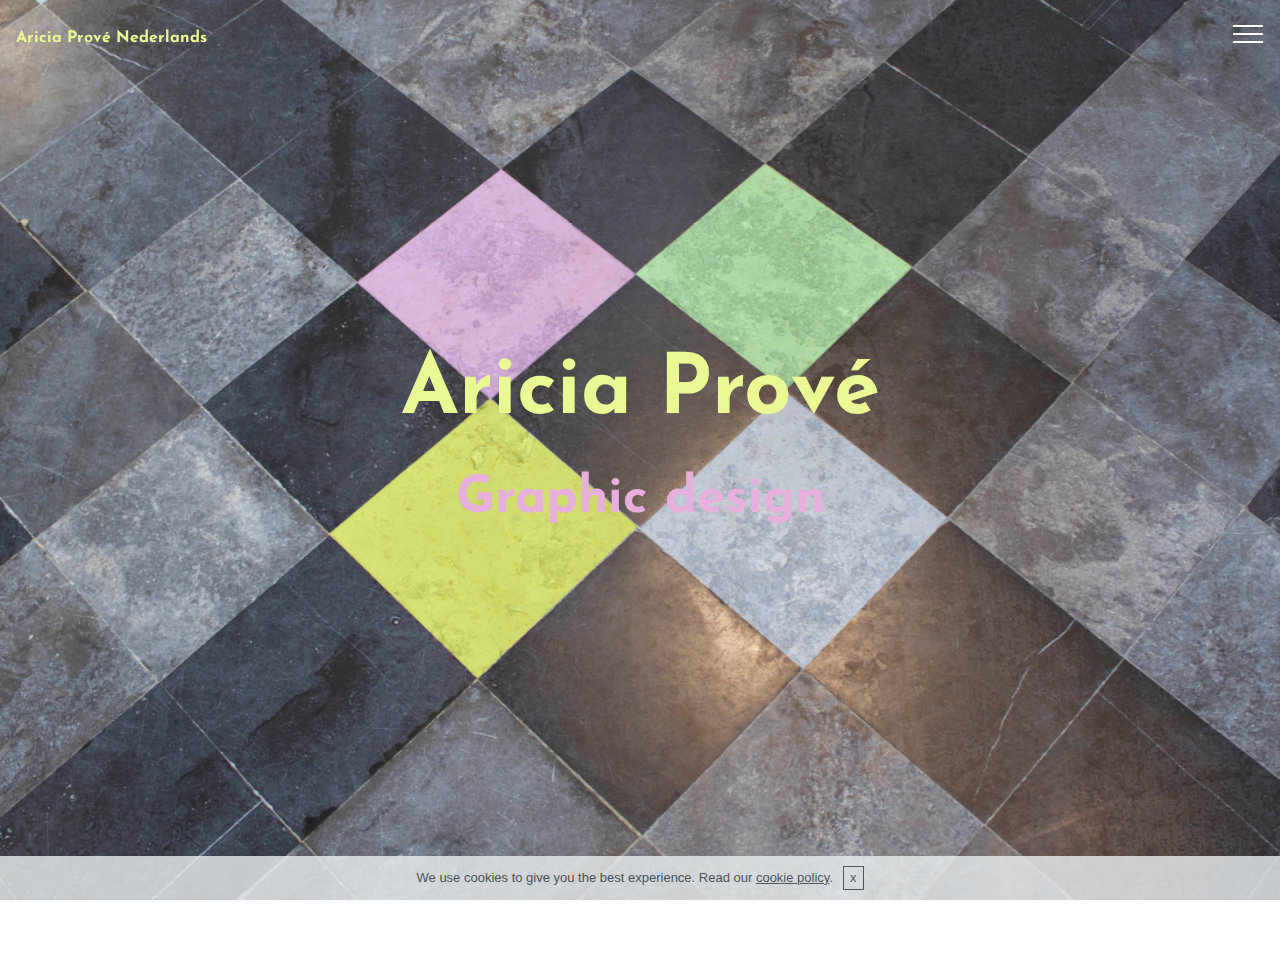
<file: index.html>
<!DOCTYPE html>
<html >
<head>
  <!-- Site made with Mobirise Website Builder v4.7.2, https://mobirise.com -->
  <meta charset="UTF-8">
  <meta http-equiv="X-UA-Compatible" content="IE=edge">
  <meta name="generator" content="Mobirise v4.7.2, mobirise.com">
  <meta name="viewport" content="width=device-width, initial-scale=1, minimum-scale=1">
  <link rel="shortcut icon" href="assets/images/logo2.png" type="image/x-icon">
  <meta name="description" content="">
  <title>Aricia Prové</title>
  <link rel="stylesheet" href="assets/web/assets/mobirise-icons/mobirise-icons.css">
  <link rel="stylesheet" href="assets/tether/tether.min.css">
  <link rel="stylesheet" href="assets/bootstrap/css/bootstrap.min.css">
  <link rel="stylesheet" href="assets/bootstrap/css/bootstrap-grid.min.css">
  <link rel="stylesheet" href="assets/bootstrap/css/bootstrap-reboot.min.css">
  <link rel="stylesheet" href="assets/dropdown/css/style.css">
  <link rel="stylesheet" href="assets/theme/css/style.css">
  <link rel="stylesheet" href="assets/mobirise/css/mbr-additional.css" type="text/css">
  
  
  
</head>
<body>

<!-- Google Analytics -->
<!-- Global site tag (gtag.js) - Google Analytics -->
<script async src="https://www.googletagmanager.com/gtag/js?id=UA-87678723-2"></script>
<script>
  window.dataLayer = window.dataLayer || [];
  function gtag(){dataLayer.push(arguments);}
  gtag('js', new Date());

  gtag('config', 'UA-87678723-2');
</script>


<!-- /Google Analytics -->


  <section class="menu cid-qKcqjATaoo" once="menu" id="menu1-1">

    

    <nav class="navbar navbar-expand beta-menu navbar-dropdown align-items-center navbar-fixed-top collapsed bg-color transparent">
        <button class="navbar-toggler navbar-toggler-right" type="button" data-toggle="collapse" data-target="#navbarSupportedContent" aria-controls="navbarSupportedContent" aria-expanded="false" aria-label="Toggle navigation">
            <div class="hamburger">
                <span></span>
                <span></span>
                <span></span>
                <span></span>
            </div>
        </button>
        <div class="menu-logo">
            <div class="navbar-brand">
                
                <span class="navbar-caption-wrap"><a class="navbar-caption text-secondary display-4" href="https://ariciaprove.github.io/mobirise2018/">Aricia Prové Nederlands</a></span>
            </div>
        </div>
        <div class="collapse navbar-collapse" id="navbarSupportedContent">
            <ul class="navbar-nav nav-dropdown nav-right" data-app-modern-menu="true"><li class="nav-item"><a class="nav-link link text-white display-4" href="index.html">
                        
                        Home</a></li><li class="nav-item"><a class="nav-link link text-white display-4" href="about.html">
                        
                        About</a></li><li class="nav-item dropdown open">
                    <a class="nav-link link text-white dropdown-toggle display-4" href="page2.html" data-toggle="dropdown-submenu" aria-expanded="true">
                        
                        Graphic Design</a><div class="dropdown-menu"><a class="text-white dropdown-item display-4" href="trumptimes.html">Trump Times</a><a class="text-white dropdown-item display-4" href="abcdarium.html">ABCdarium</a><a class="text-white dropdown-item display-4" href="herbariumgrafica.html">Herbarium Grafica</a><a class="text-white dropdown-item display-4" href="timeline.html">Fake news Timeline</a><a class="text-white dropdown-item display-4" href="recordcover.html">Record Cover</a><a class="text-white dropdown-item display-4" href="istanbulexpress.html" aria-expanded="true">Istanbul express</a></div>
                </li><li class="nav-item dropdown"><a class="nav-link link text-white dropdown-toggle display-4" href="homeEN.html" data-toggle="dropdown-submenu" aria-expanded="false">
                        
                        Photography</a><div class="dropdown-menu"><a class="text-white dropdown-item display-4" href="postcards.html">Negative spaces</a></div></li><li class="nav-item"><a class="nav-link link text-white display-4" href="contact.html">
                        
                        Contact</a></li></ul>
            
        </div>
    </nav>
</section>

<section class="engine"><a href="https://mobirise.me/q">free responsive web templates</a></section><section class="cid-qKivV4OuQr mbr-fullscreen mbr-parallax-background" id="header2-f">

    

    

    <div class="container align-center">
        <div class="row justify-content-md-center">
            <div class="mbr-white col-md-10">
                <h1 class="mbr-section-title mbr-bold pb-3 mbr-fonts-style display-1">
                    Aricia Prové</h1>
                <h3 class="mbr-section-subtitle align-center mbr-light pb-3 mbr-fonts-style display-2"><strong>
                    Graphic design</strong></h3>
                
                
            </div>
        </div>
    </div>
    
</section>

<section once="" class="cid-qKXhUj0Yiy mbr-reveal" id="footer6-16">

    

    

    <div class="container">
        <div class="media-container-row align-center mbr-white">
            <div class="col-12">
                <p class="mbr-text mb-0 mbr-fonts-style display-7">
                    © Aricia Prové 2018 - All Rights Reserved</p>
            </div>
        </div>
    </div>
</section>


  <script src="assets/web/assets/jquery/jquery.min.js"></script>
  <script src="assets/popper/popper.min.js"></script>
  <script src="assets/tether/tether.min.js"></script>
  <script src="assets/bootstrap/js/bootstrap.min.js"></script>
  <script src="assets/cookies-alert-plugin/cookies-alert-core.js"></script>
  <script src="assets/cookies-alert-plugin/cookies-alert-script.js"></script>
  <script src="assets/dropdown/js/script.min.js"></script>
  <script src="assets/touchswipe/jquery.touch-swipe.min.js"></script>
  <script src="assets/parallax/jarallax.min.js"></script>
  <script src="assets/smoothscroll/smooth-scroll.js"></script>
  <script src="assets/theme/js/script.js"></script>
  
  
<input name="cookieData" type="hidden" data-cookie-text="We use cookies to give you the best experience. Read our <a href='privacy.html'>cookie policy</a>.">
  </body>
</html>
</file>
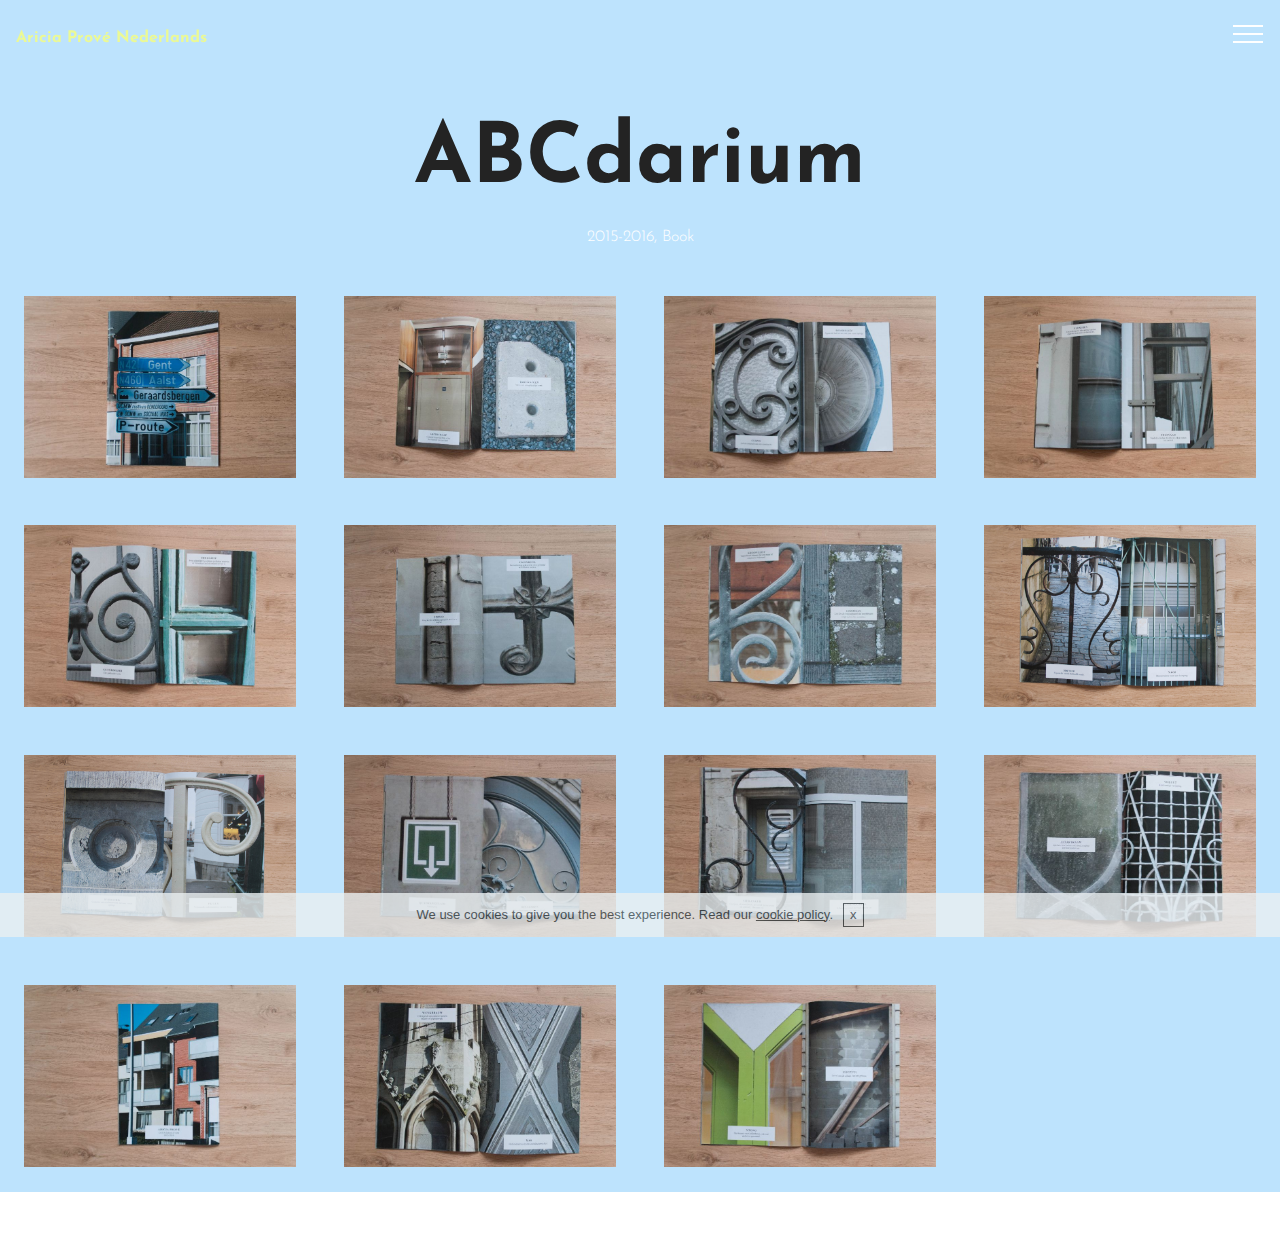
<file: abcdarium.html>
<!DOCTYPE html>
<html >
<head>
  <!-- Site made with Mobirise Website Builder v4.7.2, https://mobirise.com -->
  <meta charset="UTF-8">
  <meta http-equiv="X-UA-Compatible" content="IE=edge">
  <meta name="generator" content="Mobirise v4.7.2, mobirise.com">
  <meta name="viewport" content="width=device-width, initial-scale=1, minimum-scale=1">
  <link rel="shortcut icon" href="assets/images/logo2.png" type="image/x-icon">
  <meta name="description" content="Site Maker Description">
  <title>ABCdarium</title>
  <link rel="stylesheet" href="assets/web/assets/mobirise-icons/mobirise-icons.css">
  <link rel="stylesheet" href="assets/tether/tether.min.css">
  <link rel="stylesheet" href="assets/bootstrap/css/bootstrap.min.css">
  <link rel="stylesheet" href="assets/bootstrap/css/bootstrap-grid.min.css">
  <link rel="stylesheet" href="assets/bootstrap/css/bootstrap-reboot.min.css">
  <link rel="stylesheet" href="assets/dropdown/css/style.css">
  <link rel="stylesheet" href="assets/theme/css/style.css">
  <link rel="stylesheet" href="assets/gallery/style.css">
  <link rel="stylesheet" href="assets/mobirise/css/mbr-additional.css" type="text/css">
  
  
  
</head>
<body>

<!-- Google Analytics -->
<!-- Global site tag (gtag.js) - Google Analytics -->
<script async src="https://www.googletagmanager.com/gtag/js?id=UA-87678723-2"></script>
<script>
  window.dataLayer = window.dataLayer || [];
  function gtag(){dataLayer.push(arguments);}
  gtag('js', new Date());

  gtag('config', 'UA-87678723-2');
</script>


<!-- /Google Analytics -->


  <section class="menu cid-qMhjR2kNYY" once="menu" id="menu1-1o">

    

    <nav class="navbar navbar-expand beta-menu navbar-dropdown align-items-center navbar-fixed-top collapsed bg-color transparent">
        <button class="navbar-toggler navbar-toggler-right" type="button" data-toggle="collapse" data-target="#navbarSupportedContent" aria-controls="navbarSupportedContent" aria-expanded="false" aria-label="Toggle navigation">
            <div class="hamburger">
                <span></span>
                <span></span>
                <span></span>
                <span></span>
            </div>
        </button>
        <div class="menu-logo">
            <div class="navbar-brand">
                
                <span class="navbar-caption-wrap"><a class="navbar-caption text-secondary display-4" href="https://ariciaprove.github.io/mobirise2018/">Aricia Prové Nederlands</a></span>
            </div>
        </div>
        <div class="collapse navbar-collapse" id="navbarSupportedContent">
            <ul class="navbar-nav nav-dropdown nav-right" data-app-modern-menu="true"><li class="nav-item"><a class="nav-link link text-white display-4" href="index.html">
                        
                        Home</a></li><li class="nav-item"><a class="nav-link link text-white display-4" href="about.html">
                        
                        About</a></li><li class="nav-item dropdown open">
                    <a class="nav-link link text-white dropdown-toggle display-4" href="page2.html" data-toggle="dropdown-submenu" aria-expanded="true">
                        
                        Graphic Design</a><div class="dropdown-menu"><a class="text-white dropdown-item display-4" href="trumptimes.html">Trump Times</a><a class="text-white dropdown-item display-4" href="abcdarium.html">ABCdarium</a><a class="text-white dropdown-item display-4" href="herbariumgrafica.html">Herbarium Grafica</a><a class="text-white dropdown-item display-4" href="timeline.html">Fake news Timeline</a><a class="text-white dropdown-item display-4" href="recordcover.html">Record Cover</a><a class="text-white dropdown-item display-4" href="istanbulexpress.html" aria-expanded="true">Istanbul express</a></div>
                </li><li class="nav-item dropdown"><a class="nav-link link text-white dropdown-toggle display-4" href="homeEN.html" data-toggle="dropdown-submenu" aria-expanded="false">
                        
                        Photography</a><div class="dropdown-menu"><a class="text-white dropdown-item display-4" href="postcards.html">Negative spaces</a></div></li><li class="nav-item"><a class="nav-link link text-white display-4" href="contact.html">
                        
                        Contact</a></li></ul>
            
        </div>
    </nav>
</section>

<section class="engine"><a href="https://mobirise.me/k">how to develop free website</a></section><section class="mbr-section content5 cid-qMhjR35g2d" id="content5-1p">

    

    

    <div class="container">
        <div class="media-container-row">
            <div class="title col-12 col-md-8">
                <h2 class="align-center mbr-bold mbr-white pb-3 mbr-fonts-style display-1">ABCdarium</h2>
                <h3 class="mbr-section-subtitle align-center mbr-light mbr-white pb-3 mbr-fonts-style display-5">
                    2015-2016, Book</h3>
                
                
            </div>
        </div>
    </div>
</section>

<section class="mbr-gallery mbr-slider-carousel cid-qMhjR3yOU6" id="gallery1-1q">

    

    <div>
        <div><!-- Filter --><!-- Gallery --><div class="mbr-gallery-row"><div class="mbr-gallery-layout-default"><div><div><div class="mbr-gallery-item mbr-gallery-item--p3" data-video-url="false" data-tags="Awesome"><div href="#lb-gallery1-1q" data-slide-to="0" data-toggle="modal"><img src="assets/images/dsc-38-800x535.jpg" alt=""><span class="icon-focus"></span></div></div><div class="mbr-gallery-item mbr-gallery-item--p3" data-video-url="false" data-tags="Awesome"><div href="#lb-gallery1-1q" data-slide-to="1" data-toggle="modal"><img src="assets/images/dsc-45-800x535.jpg" alt=""><span class="icon-focus"></span></div></div><div class="mbr-gallery-item mbr-gallery-item--p3" data-video-url="false" data-tags="Awesome"><div href="#lb-gallery1-1q" data-slide-to="2" data-toggle="modal"><img src="assets/images/dsc-44-800x535.jpg" alt=""><span class="icon-focus"></span></div></div><div class="mbr-gallery-item mbr-gallery-item--p3" data-video-url="false" data-tags="Awesome"><div href="#lb-gallery1-1q" data-slide-to="3" data-toggle="modal"><img src="assets/images/dsc-43-800x535.jpg" alt=""><span class="icon-focus"></span></div></div><div class="mbr-gallery-item mbr-gallery-item--p3" data-video-url="false" data-tags="Awesome"><div href="#lb-gallery1-1q" data-slide-to="4" data-toggle="modal"><img src="assets/images/dsc-47-800x535.jpg" alt=""><span class="icon-focus"></span></div></div><div class="mbr-gallery-item mbr-gallery-item--p3" data-video-url="false" data-tags="Responsive"><div href="#lb-gallery1-1q" data-slide-to="5" data-toggle="modal"><img src="assets/images/dsc-49-800x535.jpg" alt=""><span class="icon-focus"></span></div></div><div class="mbr-gallery-item mbr-gallery-item--p3" data-video-url="false" data-tags="Creative"><div href="#lb-gallery1-1q" data-slide-to="6" data-toggle="modal"><img src="assets/images/dsc-50-800x535.jpg" alt=""><span class="icon-focus"></span></div></div><div class="mbr-gallery-item mbr-gallery-item--p3" data-video-url="false"><div href="#lb-gallery1-1q" data-slide-to="7" data-toggle="modal"><img src="assets/images/dsc-51.jpg" alt=""><span class="icon-focus"></span></div></div><div class="mbr-gallery-item mbr-gallery-item--p3" data-video-url="false"><div href="#lb-gallery1-1q" data-slide-to="8" data-toggle="modal"><img src="assets/images/dsc-52.jpg" alt=""><span class="icon-focus"></span></div></div><div class="mbr-gallery-item mbr-gallery-item--p3" data-video-url="false" data-tags="Creative"><div href="#lb-gallery1-1q" data-slide-to="9" data-toggle="modal"><img src="assets/images/dsc-54-800x535.jpg" alt=""><span class="icon-focus"></span></div></div><div class="mbr-gallery-item mbr-gallery-item--p3" data-video-url="false" data-tags="Creative"><div href="#lb-gallery1-1q" data-slide-to="10" data-toggle="modal"><img src="assets/images/dsc-55-800x535.jpg" alt=""><span class="icon-focus"></span></div></div><div class="mbr-gallery-item mbr-gallery-item--p3" data-video-url="false" data-tags="Creative"><div href="#lb-gallery1-1q" data-slide-to="11" data-toggle="modal"><img src="assets/images/dsc-56-800x535.jpg" alt=""><span class="icon-focus"></span></div></div><div class="mbr-gallery-item mbr-gallery-item--p3" data-video-url="false" data-tags="Creative"><div href="#lb-gallery1-1q" data-slide-to="12" data-toggle="modal"><img src="assets/images/dsc-58-800x535.jpg" alt=""><span class="icon-focus"></span></div></div><div class="mbr-gallery-item mbr-gallery-item--p3" data-video-url="false" data-tags="Creative"><div href="#lb-gallery1-1q" data-slide-to="13" data-toggle="modal"><img src="assets/images/dsc-59-800x535.jpg" alt=""><span class="icon-focus"></span></div></div><div class="mbr-gallery-item mbr-gallery-item--p3" data-video-url="false" data-tags="Creative"><div href="#lb-gallery1-1q" data-slide-to="14" data-toggle="modal"><img src="assets/images/dsc-60-800x535.jpg" alt=""><span class="icon-focus"></span></div></div></div></div><div class="clearfix"></div></div></div><!-- Lightbox --><div data-app-prevent-settings="" class="mbr-slider modal fade carousel slide" tabindex="-1" data-keyboard="true" data-interval="false" id="lb-gallery1-1q"><div class="modal-dialog"><div class="modal-content"><div class="modal-body"><div class="carousel-inner"><div class="carousel-item"><img src="assets/images/dsc-38.jpg" alt=""></div><div class="carousel-item"><img src="assets/images/dsc-45.jpg" alt=""></div><div class="carousel-item"><img src="assets/images/dsc-44.jpg" alt=""></div><div class="carousel-item"><img src="assets/images/dsc-43.jpg" alt=""></div><div class="carousel-item"><img src="assets/images/dsc-47.jpg" alt=""></div><div class="carousel-item"><img src="assets/images/dsc-49.jpg" alt=""></div><div class="carousel-item"><img src="assets/images/dsc-50.jpg" alt=""></div><div class="carousel-item"><img src="assets/images/dsc-51.jpg" alt=""></div><div class="carousel-item"><img src="assets/images/dsc-52.jpg" alt=""></div><div class="carousel-item"><img src="assets/images/dsc-54.jpg" alt=""></div><div class="carousel-item"><img src="assets/images/dsc-55.jpg" alt=""></div><div class="carousel-item"><img src="assets/images/dsc-56.jpg" alt=""></div><div class="carousel-item"><img src="assets/images/dsc-58.jpg" alt=""></div><div class="carousel-item"><img src="assets/images/dsc-59.jpg" alt=""></div><div class="carousel-item active"><img src="assets/images/dsc-60.jpg" alt=""></div></div><a class="carousel-control carousel-control-prev" role="button" data-slide="prev" href="#lb-gallery1-1q"><span class="mbri-left mbr-iconfont" aria-hidden="true"></span><span class="sr-only">Previous</span></a><a class="carousel-control carousel-control-next" role="button" data-slide="next" href="#lb-gallery1-1q"><span class="mbri-right mbr-iconfont" aria-hidden="true"></span><span class="sr-only">Next</span></a><a class="close" href="#" role="button" data-dismiss="modal"><span class="sr-only">Close</span></a></div></div></div></div></div>
    </div>

</section>

<section once="" class="cid-qMhjR4upPv mbr-reveal" id="footer6-1r">

    

    

    <div class="container">
        <div class="media-container-row align-center mbr-white">
            <div class="col-12">
                <p class="mbr-text mb-0 mbr-fonts-style display-7">
                    © Aricia Prové 2018 - All Rights Reserved</p>
            </div>
        </div>
    </div>
</section>


  <script src="assets/web/assets/jquery/jquery.min.js"></script>
  <script src="assets/popper/popper.min.js"></script>
  <script src="assets/tether/tether.min.js"></script>
  <script src="assets/bootstrap/js/bootstrap.min.js"></script>
  <script src="assets/smoothscroll/smooth-scroll.js"></script>
  <script src="assets/cookies-alert-plugin/cookies-alert-core.js"></script>
  <script src="assets/cookies-alert-plugin/cookies-alert-script.js"></script>
  <script src="assets/dropdown/js/script.min.js"></script>
  <script src="assets/vimeoplayer/jquery.mb.vimeo_player.js"></script>
  <script src="assets/masonry/masonry.pkgd.min.js"></script>
  <script src="assets/imagesloaded/imagesloaded.pkgd.min.js"></script>
  <script src="assets/bootstrapcarouselswipe/bootstrap-carousel-swipe.js"></script>
  <script src="assets/touchswipe/jquery.touch-swipe.min.js"></script>
  <script src="assets/theme/js/script.js"></script>
  <script src="assets/gallery/player.min.js"></script>
  <script src="assets/gallery/script.js"></script>
  <script src="assets/slidervideo/script.js"></script>
  
  
<input name="cookieData" type="hidden" data-cookie-text="We use cookies to give you the best experience. Read our <a href='privacy.html'>cookie policy</a>.">
  </body>
</html>
</file>
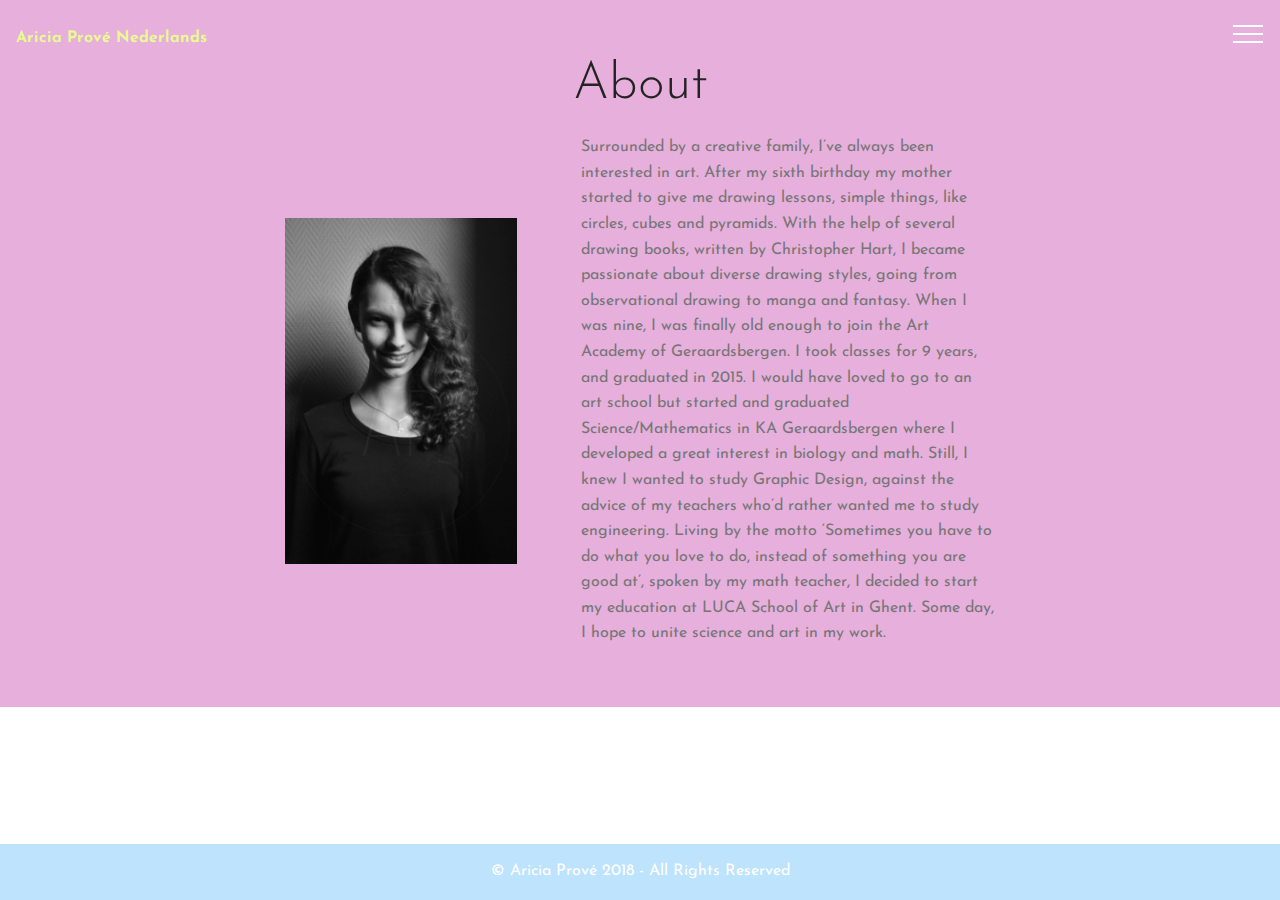
<file: about.html>
<!DOCTYPE html>
<html >
<head>
  <!-- Site made with Mobirise Website Builder v4.7.2, https://mobirise.com -->
  <meta charset="UTF-8">
  <meta http-equiv="X-UA-Compatible" content="IE=edge">
  <meta name="generator" content="Mobirise v4.7.2, mobirise.com">
  <meta name="viewport" content="width=device-width, initial-scale=1, minimum-scale=1">
  <link rel="shortcut icon" href="assets/images/logo2.png" type="image/x-icon">
  <meta name="description" content="aricia prove">
  <title>About</title>
  <link rel="stylesheet" href="assets/web/assets/mobirise-icons/mobirise-icons.css">
  <link rel="stylesheet" href="assets/tether/tether.min.css">
  <link rel="stylesheet" href="assets/bootstrap/css/bootstrap.min.css">
  <link rel="stylesheet" href="assets/bootstrap/css/bootstrap-grid.min.css">
  <link rel="stylesheet" href="assets/bootstrap/css/bootstrap-reboot.min.css">
  <link rel="stylesheet" href="assets/dropdown/css/style.css">
  <link rel="stylesheet" href="assets/theme/css/style.css">
  <link rel="stylesheet" href="assets/mobirise/css/mbr-additional.css" type="text/css">
  
  
  
</head>
<body>

<!-- Google Analytics -->
<!-- Global site tag (gtag.js) - Google Analytics -->
<script async src="https://www.googletagmanager.com/gtag/js?id=UA-87678723-2"></script>
<script>
  window.dataLayer = window.dataLayer || [];
  function gtag(){dataLayer.push(arguments);}
  gtag('js', new Date());

  gtag('config', 'UA-87678723-2');
</script>


<!-- /Google Analytics -->


  <section class="menu cid-qKcqjATaoo" once="menu" id="menu1-g">

    

    <nav class="navbar navbar-expand beta-menu navbar-dropdown align-items-center navbar-fixed-top collapsed bg-color transparent">
        <button class="navbar-toggler navbar-toggler-right" type="button" data-toggle="collapse" data-target="#navbarSupportedContent" aria-controls="navbarSupportedContent" aria-expanded="false" aria-label="Toggle navigation">
            <div class="hamburger">
                <span></span>
                <span></span>
                <span></span>
                <span></span>
            </div>
        </button>
        <div class="menu-logo">
            <div class="navbar-brand">
                
                <span class="navbar-caption-wrap"><a class="navbar-caption text-secondary display-4" href="https://ariciaprove.github.io/mobirise2018/">Aricia Prové Nederlands</a></span>
            </div>
        </div>
        <div class="collapse navbar-collapse" id="navbarSupportedContent">
            <ul class="navbar-nav nav-dropdown nav-right" data-app-modern-menu="true"><li class="nav-item"><a class="nav-link link text-white display-4" href="index.html">
                        
                        Home</a></li><li class="nav-item"><a class="nav-link link text-white display-4" href="about.html">
                        
                        About</a></li><li class="nav-item dropdown open">
                    <a class="nav-link link text-white dropdown-toggle display-4" href="page2.html" data-toggle="dropdown-submenu" aria-expanded="true">
                        
                        Graphic Design</a><div class="dropdown-menu"><a class="text-white dropdown-item display-4" href="trumptimes.html">Trump Times</a><a class="text-white dropdown-item display-4" href="abcdarium.html">ABCdarium</a><a class="text-white dropdown-item display-4" href="herbariumgrafica.html">Herbarium Grafica</a><a class="text-white dropdown-item display-4" href="timeline.html">Fake news Timeline</a><a class="text-white dropdown-item display-4" href="recordcover.html">Record Cover</a><a class="text-white dropdown-item display-4" href="istanbulexpress.html" aria-expanded="true">Istanbul express</a></div>
                </li><li class="nav-item dropdown"><a class="nav-link link text-white dropdown-toggle display-4" href="homeEN.html" data-toggle="dropdown-submenu" aria-expanded="false">
                        
                        Photography</a><div class="dropdown-menu"><a class="text-white dropdown-item display-4" href="postcards.html">Negative spaces</a></div></li><li class="nav-item"><a class="nav-link link text-white display-4" href="contact.html">
                        
                        Contact</a></li></ul>
            
        </div>
    </nav>
</section>

<section class="engine"><a href="https://mobirise.me">Mobirise</a></section><section class="mbr-section content4 cid-qKRSAARio0" id="content4-q">

    

    <div class="container">
        <div class="media-container-row">
            <div class="title col-12 col-md-8">
                <h2 class="align-center pb-3 mbr-fonts-style display-2">
                    About</h2>
                
                
            </div>
        </div>
    </div>
</section>

<section class="mbr-section content6 cid-qRPQis5PUw" id="content6-1z">
    
     
    
    <div class="container">
        <div class="media-container-row">
            <div class="col-12 col-md-8">
                <div class="media-container-row">
                    <div class="mbr-figure" style="width: 65%;">
                      <img src="assets/images/csc-648.jpg" alt="Mobirise" title="">  
                    </div>
                    <div class="media-content">
                        <div class="mbr-section-text">
                            <p class="mbr-text mb-0 mbr-fonts-style display-7">Surrounded by a creative family, I’ve always been interested in art. After my sixth birthday my mother started to give me drawing lessons, simple things, like circles, cubes and pyramids. With the help of several drawing books, written by Christopher Hart, I became passionate about diverse drawing styles, going from observational drawing to manga and fantasy. 
When I was nine, I was finally old enough to join the Art Academy of Geraardsbergen. I took classes for 9 years, and graduated in 2015. I would have loved to go to an art school but started and graduated Science/Mathematics in KA Geraardsbergen where I developed a great interest in biology and math. Still, I knew I wanted to study Graphic Design, against the advice of my teachers who’d rather wanted me to study engineering. Living by the motto ‘Sometimes you have to do what you love to do, instead of something you are good at’, spoken by my math teacher, I decided to start my education at LUCA School of Art in Ghent. Some day, I hope to unite science and art in my work. &nbsp;</p>
                        </div>
                    </div>
                </div>
            </div>
        </div>
    </div>
</section>

<section once="" class="cid-qKXiutJRt1 mbr-reveal" id="footer6-1a">

    

    

    <div class="container">
        <div class="media-container-row align-center mbr-white">
            <div class="col-12">
                <p class="mbr-text mb-0 mbr-fonts-style display-7">
                    © Aricia Prové 2018 - All Rights Reserved</p>
            </div>
        </div>
    </div>
</section>


  <script src="assets/web/assets/jquery/jquery.min.js"></script>
  <script src="assets/popper/popper.min.js"></script>
  <script src="assets/tether/tether.min.js"></script>
  <script src="assets/bootstrap/js/bootstrap.min.js"></script>
  <script src="assets/smoothscroll/smooth-scroll.js"></script>
  <script src="assets/cookies-alert-plugin/cookies-alert-core.js"></script>
  <script src="assets/cookies-alert-plugin/cookies-alert-script.js"></script>
  <script src="assets/dropdown/js/script.min.js"></script>
  <script src="assets/touchswipe/jquery.touch-swipe.min.js"></script>
  <script src="assets/theme/js/script.js"></script>
  
  
<input name="cookieData" type="hidden" data-cookie-text="We use cookies to give you the best experience. Read our <a href='privacy.html'>cookie policy</a>.">
  </body>
</html>
</file>
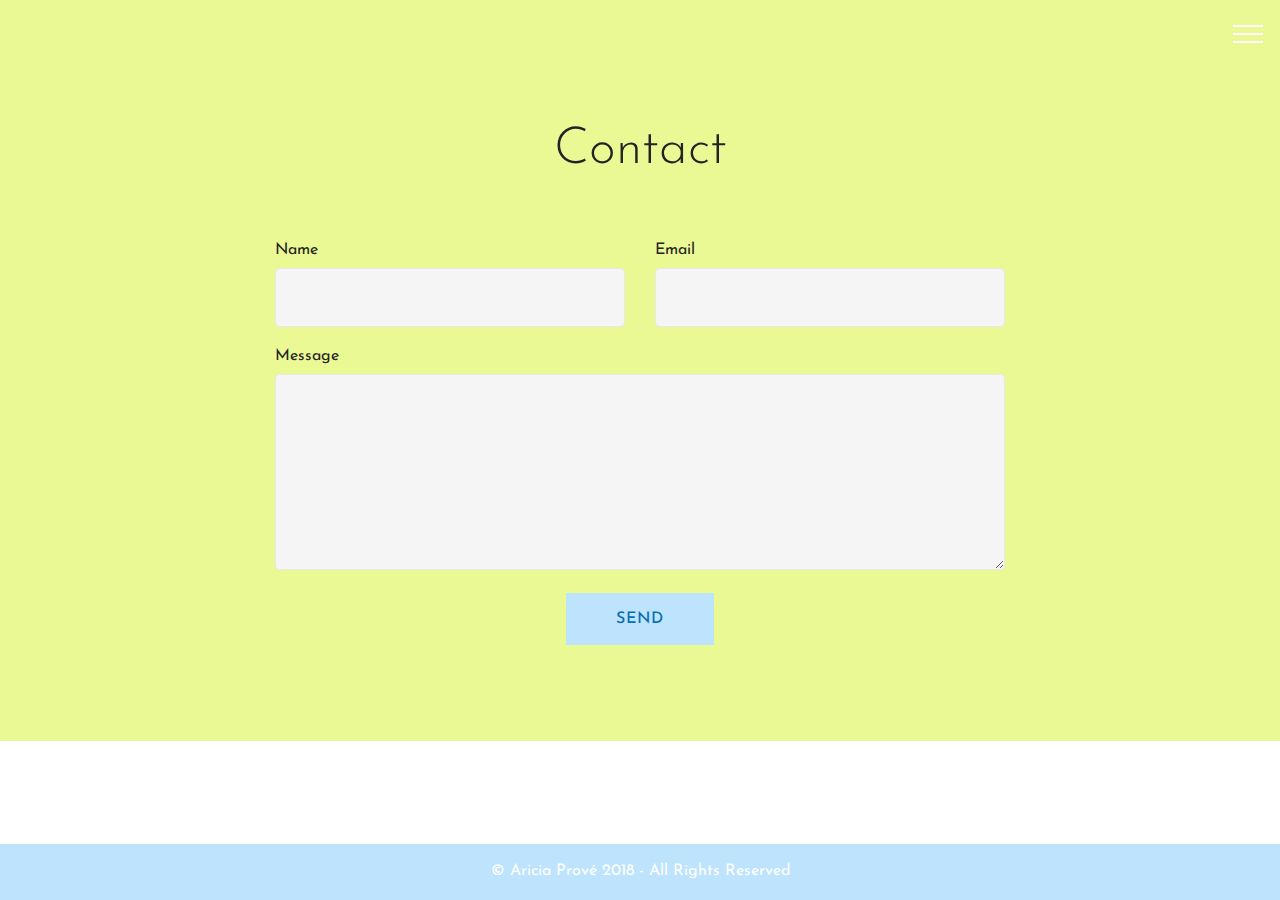
<file: contact.html>
<!DOCTYPE html>
<html >
<head>
  <!-- Site made with Mobirise Website Builder v4.7.2, https://mobirise.com -->
  <meta charset="UTF-8">
  <meta http-equiv="X-UA-Compatible" content="IE=edge">
  <meta name="generator" content="Mobirise v4.7.2, mobirise.com">
  <meta name="viewport" content="width=device-width, initial-scale=1, minimum-scale=1">
  <link rel="shortcut icon" href="assets/images/logo2.png" type="image/x-icon">
  <meta name="description" content="contact, aricia prove">
  <title>Contact</title>
  <link rel="stylesheet" href="assets/web/assets/mobirise-icons/mobirise-icons.css">
  <link rel="stylesheet" href="assets/tether/tether.min.css">
  <link rel="stylesheet" href="assets/bootstrap/css/bootstrap.min.css">
  <link rel="stylesheet" href="assets/bootstrap/css/bootstrap-grid.min.css">
  <link rel="stylesheet" href="assets/bootstrap/css/bootstrap-reboot.min.css">
  <link rel="stylesheet" href="assets/dropdown/css/style.css">
  <link rel="stylesheet" href="assets/theme/css/style.css">
  <link rel="stylesheet" href="assets/mobirise/css/mbr-additional.css" type="text/css">
  
  
  
</head>
<body>

<!-- Google Analytics -->
<!-- Global site tag (gtag.js) - Google Analytics -->
<script async src="https://www.googletagmanager.com/gtag/js?id=UA-87678723-2"></script>
<script>
  window.dataLayer = window.dataLayer || [];
  function gtag(){dataLayer.push(arguments);}
  gtag('js', new Date());

  gtag('config', 'UA-87678723-2');
</script>


<!-- /Google Analytics -->


  <section class="menu cid-qKcqjATaoo" once="menu" id="menu1-d">

    

    <nav class="navbar navbar-expand beta-menu navbar-dropdown align-items-center navbar-fixed-top collapsed bg-color transparent">
        <button class="navbar-toggler navbar-toggler-right" type="button" data-toggle="collapse" data-target="#navbarSupportedContent" aria-controls="navbarSupportedContent" aria-expanded="false" aria-label="Toggle navigation">
            <div class="hamburger">
                <span></span>
                <span></span>
                <span></span>
                <span></span>
            </div>
        </button>
        <div class="menu-logo">
            <div class="navbar-brand">
                
                <span class="navbar-caption-wrap"><a class="navbar-caption text-secondary display-4" href="https://ariciaprove.github.io/mobirise2018/">Aricia Prové Nederlands</a></span>
            </div>
        </div>
        <div class="collapse navbar-collapse" id="navbarSupportedContent">
            <ul class="navbar-nav nav-dropdown nav-right" data-app-modern-menu="true"><li class="nav-item"><a class="nav-link link text-white display-4" href="index.html">
                        
                        Home</a></li><li class="nav-item"><a class="nav-link link text-white display-4" href="about.html">
                        
                        About</a></li><li class="nav-item dropdown open">
                    <a class="nav-link link text-white dropdown-toggle display-4" href="page2.html" data-toggle="dropdown-submenu" aria-expanded="true">
                        
                        Graphic Design</a><div class="dropdown-menu"><a class="text-white dropdown-item display-4" href="trumptimes.html">Trump Times</a><a class="text-white dropdown-item display-4" href="abcdarium.html">ABCdarium</a><a class="text-white dropdown-item display-4" href="herbariumgrafica.html">Herbarium Grafica</a><a class="text-white dropdown-item display-4" href="timeline.html">Fake news Timeline</a><a class="text-white dropdown-item display-4" href="recordcover.html">Record Cover</a><a class="text-white dropdown-item display-4" href="istanbulexpress.html" aria-expanded="true">Istanbul express</a></div>
                </li><li class="nav-item dropdown"><a class="nav-link link text-white dropdown-toggle display-4" href="homeEN.html" data-toggle="dropdown-submenu" aria-expanded="false">
                        
                        Photography</a><div class="dropdown-menu"><a class="text-white dropdown-item display-4" href="postcards.html">Negative spaces</a></div></li><li class="nav-item"><a class="nav-link link text-white display-4" href="contact.html">
                        
                        Contact</a></li></ul>
            
        </div>
    </nav>
</section>

<section class="engine"><a href="https://mobirise.me/g">build a site</a></section><section class="mbr-section form1 cid-qKiuCNUBeI" id="form1-e">

    

    
    <div class="container">
        <div class="row justify-content-center">
            <div class="title col-12 col-lg-8">
                <h2 class="mbr-section-title align-center pb-3 mbr-fonts-style display-2">
                    Contact</h2>
                
            </div>
        </div>
    </div>
    <div class="container">
        <div class="row justify-content-center">
            <div class="media-container-column col-lg-8" data-form-type="formoid">
                    <div data-form-alert="" hidden="">Thank you for your message!</div>
            
                    <form class="mbr-form" action="https://mobirise.com/" method="post" data-form-title="Mobirise Form"><input type="hidden" name="email" data-form-email="true" value="sp6My00wIEh6r+mzI1lqJDjGP7CXjbsNX7p/1N2nnBMB/pBZN2LZQP9HwdQXbpIXdGTib6dMVEzxV29jOVNlQ5n2CmXcQe9NcyG8IfL4hiAjwyOEpUmqjp5hnrFM8NwA" data-form-field="Email">
                        <div class="row row-sm-offset">
                            <div class="col-md-4 multi-horizontal" data-for="name">
                                <div class="form-group">
                                    <label class="form-control-label mbr-fonts-style display-7" for="name-form1-e">Name</label>
                                    <input type="text" class="form-control" name="name" data-form-field="Name" required="" id="name-form1-e">
                                </div>
                            </div>
                            <div class="col-md-4 multi-horizontal" data-for="email">
                                <div class="form-group">
                                    <label class="form-control-label mbr-fonts-style display-7" for="email-form1-e">Email</label>
                                    <input type="email" class="form-control" name="email" data-form-field="Email" required="" id="email-form1-e">
                                </div>
                            </div>
                            
                        </div>
                        <div class="form-group" data-for="message">
                            <label class="form-control-label mbr-fonts-style display-7" for="message-form1-e">Message</label>
                            <textarea type="text" class="form-control" name="message" rows="7" data-form-field="Message" id="message-form1-e"></textarea>
                        </div>
            
                        <span class="input-group-btn"><button href="" type="submit" class="btn btn-primary btn-form display-4">SEND</button></span>
                    </form>
            </div>
        </div>
    </div>
</section>

<section once="" class="cid-qKXiwvGOOm mbr-reveal" id="footer6-1b">

    

    

    <div class="container">
        <div class="media-container-row align-center mbr-white">
            <div class="col-12">
                <p class="mbr-text mb-0 mbr-fonts-style display-7">
                    © Aricia Prové 2018 - All Rights Reserved</p>
            </div>
        </div>
    </div>
</section>


  <script src="assets/web/assets/jquery/jquery.min.js"></script>
  <script src="assets/popper/popper.min.js"></script>
  <script src="assets/tether/tether.min.js"></script>
  <script src="assets/bootstrap/js/bootstrap.min.js"></script>
  <script src="assets/smoothscroll/smooth-scroll.js"></script>
  <script src="assets/cookies-alert-plugin/cookies-alert-core.js"></script>
  <script src="assets/cookies-alert-plugin/cookies-alert-script.js"></script>
  <script src="assets/dropdown/js/script.min.js"></script>
  <script src="assets/touchswipe/jquery.touch-swipe.min.js"></script>
  <script src="assets/theme/js/script.js"></script>
  <script src="assets/formoid/formoid.min.js"></script>
  
  
<input name="cookieData" type="hidden" data-cookie-text="We use cookies to give you the best experience. Read our <a href='privacy.html'>cookie policy</a>.">
  </body>
</html>
</file>
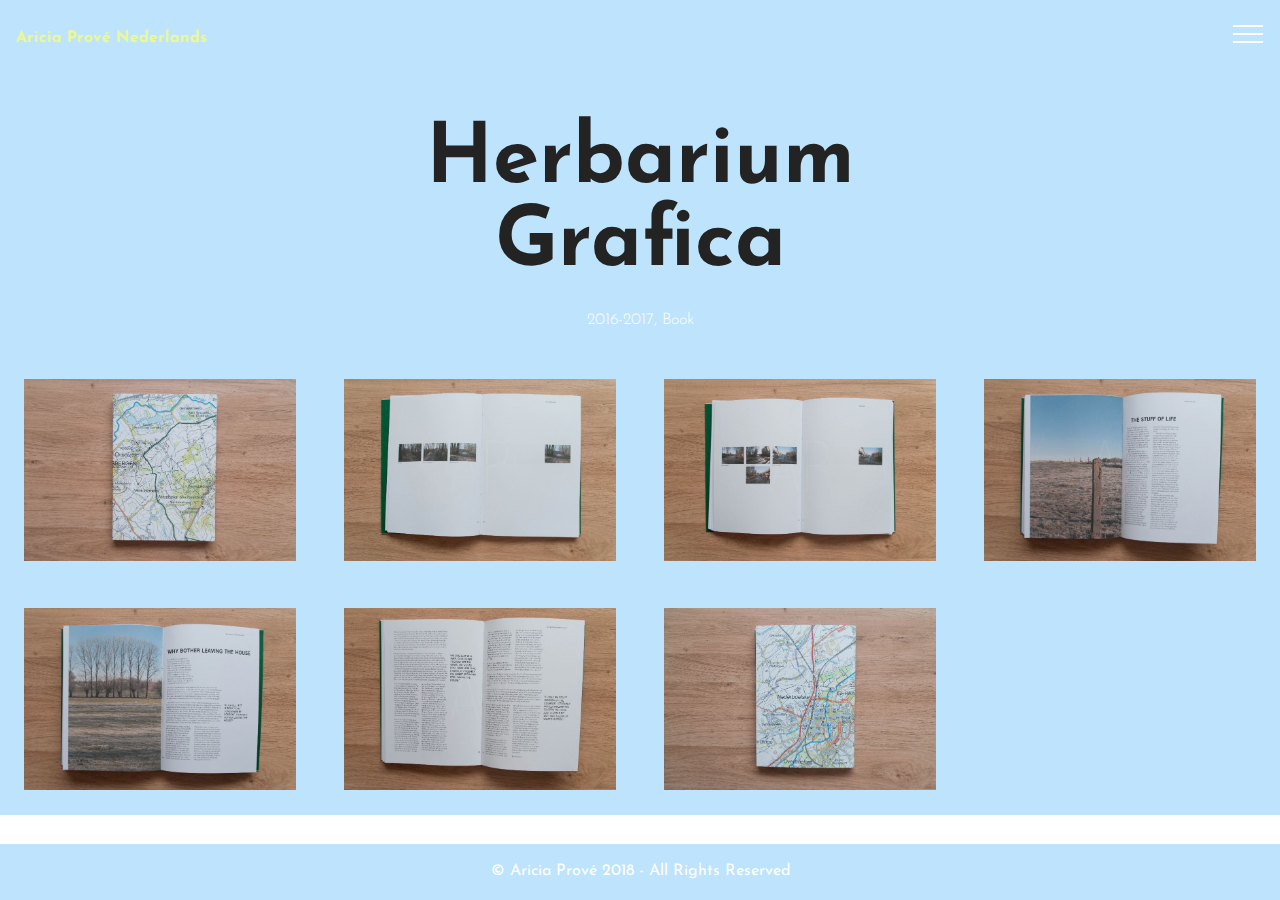
<file: herbariumgrafica.html>
<!DOCTYPE html>
<html >
<head>
  <!-- Site made with Mobirise Website Builder v4.7.2, https://mobirise.com -->
  <meta charset="UTF-8">
  <meta http-equiv="X-UA-Compatible" content="IE=edge">
  <meta name="generator" content="Mobirise v4.7.2, mobirise.com">
  <meta name="viewport" content="width=device-width, initial-scale=1, minimum-scale=1">
  <link rel="shortcut icon" href="assets/images/logo2.png" type="image/x-icon">
  <meta name="description" content="boek, herbarium grafica">
  <title>Herbarium Grafica</title>
  <link rel="stylesheet" href="assets/web/assets/mobirise-icons/mobirise-icons.css">
  <link rel="stylesheet" href="assets/tether/tether.min.css">
  <link rel="stylesheet" href="assets/bootstrap/css/bootstrap.min.css">
  <link rel="stylesheet" href="assets/bootstrap/css/bootstrap-grid.min.css">
  <link rel="stylesheet" href="assets/bootstrap/css/bootstrap-reboot.min.css">
  <link rel="stylesheet" href="assets/dropdown/css/style.css">
  <link rel="stylesheet" href="assets/theme/css/style.css">
  <link rel="stylesheet" href="assets/gallery/style.css">
  <link rel="stylesheet" href="assets/mobirise/css/mbr-additional.css" type="text/css">
  
  
  
</head>
<body>

<!-- Google Analytics -->
<!-- Global site tag (gtag.js) - Google Analytics -->
<script async src="https://www.googletagmanager.com/gtag/js?id=UA-87678723-2"></script>
<script>
  window.dataLayer = window.dataLayer || [];
  function gtag(){dataLayer.push(arguments);}
  gtag('js', new Date());

  gtag('config', 'UA-87678723-2');
</script>


<!-- /Google Analytics -->


  <section class="menu cid-qMhfs5gOCI" once="menu" id="menu1-1f">

    

    <nav class="navbar navbar-expand beta-menu navbar-dropdown align-items-center navbar-fixed-top collapsed bg-color transparent">
        <button class="navbar-toggler navbar-toggler-right" type="button" data-toggle="collapse" data-target="#navbarSupportedContent" aria-controls="navbarSupportedContent" aria-expanded="false" aria-label="Toggle navigation">
            <div class="hamburger">
                <span></span>
                <span></span>
                <span></span>
                <span></span>
            </div>
        </button>
        <div class="menu-logo">
            <div class="navbar-brand">
                
                <span class="navbar-caption-wrap"><a class="navbar-caption text-secondary display-4" href="https://ariciaprove.github.io/mobirise2018/">Aricia Prové Nederlands</a></span>
            </div>
        </div>
        <div class="collapse navbar-collapse" id="navbarSupportedContent">
            <ul class="navbar-nav nav-dropdown nav-right" data-app-modern-menu="true"><li class="nav-item"><a class="nav-link link text-white display-4" href="index.html">
                        
                        Home</a></li><li class="nav-item"><a class="nav-link link text-white display-4" href="about.html">
                        
                        About</a></li><li class="nav-item dropdown open">
                    <a class="nav-link link text-white dropdown-toggle display-4" href="page2.html" data-toggle="dropdown-submenu" aria-expanded="true">
                        
                        Graphic Design</a><div class="dropdown-menu"><a class="text-white dropdown-item display-4" href="trumptimes.html">Trump Times</a><a class="text-white dropdown-item display-4" href="abcdarium.html">ABCdarium</a><a class="text-white dropdown-item display-4" href="herbariumgrafica.html">Herbarium Grafica</a><a class="text-white dropdown-item display-4" href="timeline.html">Fake news Timeline</a><a class="text-white dropdown-item display-4" href="recordcover.html">Record Cover</a><a class="text-white dropdown-item display-4" href="istanbulexpress.html" aria-expanded="true">Istanbul express</a></div>
                </li><li class="nav-item dropdown"><a class="nav-link link text-white dropdown-toggle display-4" href="homeEN.html" data-toggle="dropdown-submenu" aria-expanded="false">
                        
                        Photography</a><div class="dropdown-menu"><a class="text-white dropdown-item display-4" href="postcards.html">Negative spaces</a></div></li><li class="nav-item"><a class="nav-link link text-white display-4" href="contact.html">
                        
                        Contact</a></li></ul>
            
        </div>
    </nav>
</section>

<section class="engine"><a href="https://mobirise.me/s">free bootstrap theme</a></section><section class="mbr-section content5 cid-qMhfs5U7no" id="content5-1g">

    

    

    <div class="container">
        <div class="media-container-row">
            <div class="title col-12 col-md-8">
                <h2 class="align-center mbr-bold mbr-white pb-3 mbr-fonts-style display-1">Herbarium Grafica</h2>
                <h3 class="mbr-section-subtitle align-center mbr-light mbr-white pb-3 mbr-fonts-style display-5">
                    2016-2017, Book</h3>
                
                
            </div>
        </div>
    </div>
</section>

<section class="mbr-gallery mbr-slider-carousel cid-qMhioqn685" id="gallery1-1n">

    

    <div>
        <div><!-- Filter --><!-- Gallery --><div class="mbr-gallery-row"><div class="mbr-gallery-layout-default"><div><div><div class="mbr-gallery-item mbr-gallery-item--p3" data-video-url="false" data-tags="Awesome"><div href="#lb-gallery1-1n" data-slide-to="0" data-toggle="modal"><img src="assets/images/dsc-73-800x535.jpg" alt=""><span class="icon-focus"></span></div></div><div class="mbr-gallery-item mbr-gallery-item--p3" data-video-url="false" data-tags="Awesome"><div href="#lb-gallery1-1n" data-slide-to="1" data-toggle="modal"><img src="assets/images/dsc-74-800x535.jpg" alt=""><span class="icon-focus"></span></div></div><div class="mbr-gallery-item mbr-gallery-item--p3" data-video-url="false" data-tags="Awesome"><div href="#lb-gallery1-1n" data-slide-to="2" data-toggle="modal"><img src="assets/images/dsc-76-800x535.jpg" alt=""><span class="icon-focus"></span></div></div><div class="mbr-gallery-item mbr-gallery-item--p3" data-video-url="false" data-tags="Awesome"><div href="#lb-gallery1-1n" data-slide-to="3" data-toggle="modal"><img src="assets/images/dsc-79-800x535.jpg" alt=""><span class="icon-focus"></span></div></div><div class="mbr-gallery-item mbr-gallery-item--p3" data-video-url="false" data-tags="Awesome"><div href="#lb-gallery1-1n" data-slide-to="4" data-toggle="modal"><img src="assets/images/dsc-80-800x535.jpg" alt=""><span class="icon-focus"></span></div></div><div class="mbr-gallery-item mbr-gallery-item--p3" data-video-url="false" data-tags="Responsive"><div href="#lb-gallery1-1n" data-slide-to="5" data-toggle="modal"><img src="assets/images/dsc-84-800x535.jpg" alt=""><span class="icon-focus"></span></div></div><div class="mbr-gallery-item mbr-gallery-item--p3" data-video-url="false" data-tags="Creative"><div href="#lb-gallery1-1n" data-slide-to="6" data-toggle="modal"><img src="assets/images/dsc-86-800x535.jpg" alt=""><span class="icon-focus"></span></div></div></div></div><div class="clearfix"></div></div></div><!-- Lightbox --><div data-app-prevent-settings="" class="mbr-slider modal fade carousel slide" tabindex="-1" data-keyboard="true" data-interval="false" id="lb-gallery1-1n"><div class="modal-dialog"><div class="modal-content"><div class="modal-body"><div class="carousel-inner"><div class="carousel-item"><img src="assets/images/dsc-73.jpg" alt=""></div><div class="carousel-item"><img src="assets/images/dsc-74.jpg" alt=""></div><div class="carousel-item"><img src="assets/images/dsc-76.jpg" alt=""></div><div class="carousel-item"><img src="assets/images/dsc-79.jpg" alt=""></div><div class="carousel-item"><img src="assets/images/dsc-80.jpg" alt=""></div><div class="carousel-item"><img src="assets/images/dsc-84.jpg" alt=""></div><div class="carousel-item active"><img src="assets/images/dsc-86.jpg" alt=""></div></div><a class="carousel-control carousel-control-prev" role="button" data-slide="prev" href="#lb-gallery1-1n"><span class="mbri-left mbr-iconfont" aria-hidden="true"></span><span class="sr-only">Previous</span></a><a class="carousel-control carousel-control-next" role="button" data-slide="next" href="#lb-gallery1-1n"><span class="mbri-right mbr-iconfont" aria-hidden="true"></span><span class="sr-only">Next</span></a><a class="close" href="#" role="button" data-dismiss="modal"><span class="sr-only">Close</span></a></div></div></div></div></div>
    </div>

</section>

<section once="" class="cid-qMhfs788Zk mbr-reveal" id="footer6-1i">

    

    

    <div class="container">
        <div class="media-container-row align-center mbr-white">
            <div class="col-12">
                <p class="mbr-text mb-0 mbr-fonts-style display-7">
                    © Aricia Prové 2018 - All Rights Reserved</p>
            </div>
        </div>
    </div>
</section>


  <script src="assets/web/assets/jquery/jquery.min.js"></script>
  <script src="assets/popper/popper.min.js"></script>
  <script src="assets/tether/tether.min.js"></script>
  <script src="assets/bootstrap/js/bootstrap.min.js"></script>
  <script src="assets/smoothscroll/smooth-scroll.js"></script>
  <script src="assets/cookies-alert-plugin/cookies-alert-core.js"></script>
  <script src="assets/cookies-alert-plugin/cookies-alert-script.js"></script>
  <script src="assets/dropdown/js/script.min.js"></script>
  <script src="assets/vimeoplayer/jquery.mb.vimeo_player.js"></script>
  <script src="assets/masonry/masonry.pkgd.min.js"></script>
  <script src="assets/imagesloaded/imagesloaded.pkgd.min.js"></script>
  <script src="assets/bootstrapcarouselswipe/bootstrap-carousel-swipe.js"></script>
  <script src="assets/touchswipe/jquery.touch-swipe.min.js"></script>
  <script src="assets/theme/js/script.js"></script>
  <script src="assets/gallery/player.min.js"></script>
  <script src="assets/gallery/script.js"></script>
  <script src="assets/slidervideo/script.js"></script>
  
  
<input name="cookieData" type="hidden" data-cookie-text="We use cookies to give you the best experience. Read our <a href='privacy.html'>cookie policy</a>.">
  </body>
</html>
</file>
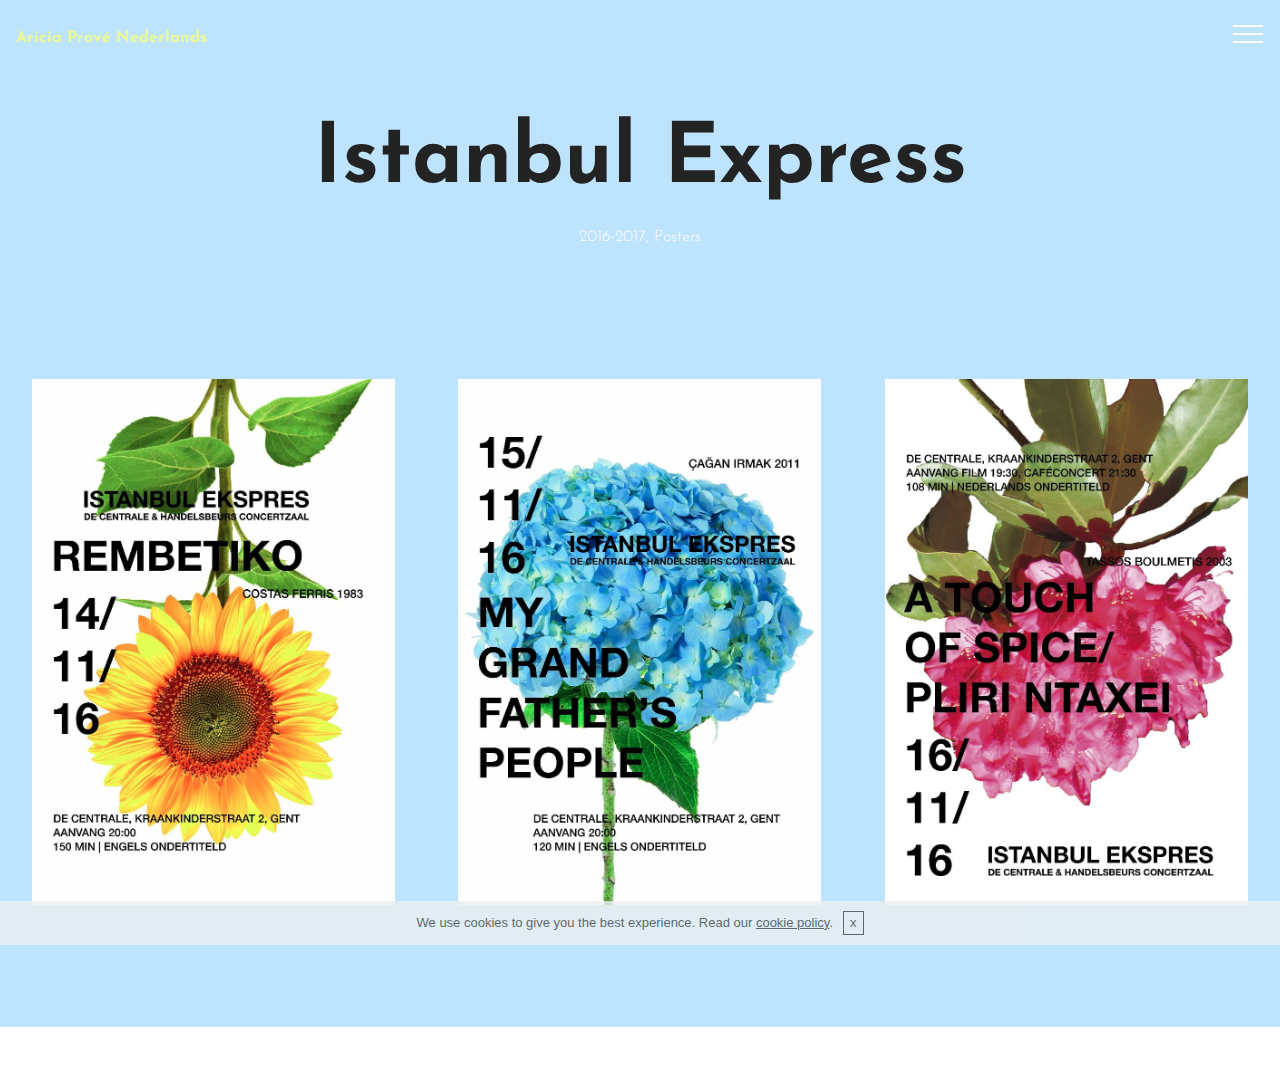
<file: istanbulexpress.html>
<!DOCTYPE html>
<html >
<head>
  <!-- Site made with Mobirise Website Builder v4.7.2, https://mobirise.com -->
  <meta charset="UTF-8">
  <meta http-equiv="X-UA-Compatible" content="IE=edge">
  <meta name="generator" content="Mobirise v4.7.2, mobirise.com">
  <meta name="viewport" content="width=device-width, initial-scale=1, minimum-scale=1">
  <link rel="shortcut icon" href="assets/images/logo2.png" type="image/x-icon">
  <meta name="description" content="posters">
  <title>Istanbul expres</title>
  <link rel="stylesheet" href="assets/web/assets/mobirise-icons/mobirise-icons.css">
  <link rel="stylesheet" href="assets/tether/tether.min.css">
  <link rel="stylesheet" href="assets/bootstrap/css/bootstrap.min.css">
  <link rel="stylesheet" href="assets/bootstrap/css/bootstrap-grid.min.css">
  <link rel="stylesheet" href="assets/bootstrap/css/bootstrap-reboot.min.css">
  <link rel="stylesheet" href="assets/dropdown/css/style.css">
  <link rel="stylesheet" href="assets/theme/css/style.css">
  <link rel="stylesheet" href="assets/gallery/style.css">
  <link rel="stylesheet" href="assets/mobirise/css/mbr-additional.css" type="text/css">
  
  
  
</head>
<body>

<!-- Google Analytics -->
<!-- Global site tag (gtag.js) - Google Analytics -->
<script async src="https://www.googletagmanager.com/gtag/js?id=UA-87678723-2"></script>
<script>
  window.dataLayer = window.dataLayer || [];
  function gtag(){dataLayer.push(arguments);}
  gtag('js', new Date());

  gtag('config', 'UA-87678723-2');
</script>


<!-- /Google Analytics -->


  <section class="menu cid-qKcqjATaoo" once="menu" id="menu1-r">

    

    <nav class="navbar navbar-expand beta-menu navbar-dropdown align-items-center navbar-fixed-top collapsed bg-color transparent">
        <button class="navbar-toggler navbar-toggler-right" type="button" data-toggle="collapse" data-target="#navbarSupportedContent" aria-controls="navbarSupportedContent" aria-expanded="false" aria-label="Toggle navigation">
            <div class="hamburger">
                <span></span>
                <span></span>
                <span></span>
                <span></span>
            </div>
        </button>
        <div class="menu-logo">
            <div class="navbar-brand">
                
                <span class="navbar-caption-wrap"><a class="navbar-caption text-secondary display-4" href="https://ariciaprove.github.io/mobirise2018/">Aricia Prové Nederlands</a></span>
            </div>
        </div>
        <div class="collapse navbar-collapse" id="navbarSupportedContent">
            <ul class="navbar-nav nav-dropdown nav-right" data-app-modern-menu="true"><li class="nav-item"><a class="nav-link link text-white display-4" href="index.html">
                        
                        Home</a></li><li class="nav-item"><a class="nav-link link text-white display-4" href="about.html">
                        
                        About</a></li><li class="nav-item dropdown open">
                    <a class="nav-link link text-white dropdown-toggle display-4" href="page2.html" data-toggle="dropdown-submenu" aria-expanded="true">
                        
                        Graphic Design</a><div class="dropdown-menu"><a class="text-white dropdown-item display-4" href="trumptimes.html">Trump Times</a><a class="text-white dropdown-item display-4" href="abcdarium.html">ABCdarium</a><a class="text-white dropdown-item display-4" href="herbariumgrafica.html">Herbarium Grafica</a><a class="text-white dropdown-item display-4" href="timeline.html">Fake news Timeline</a><a class="text-white dropdown-item display-4" href="recordcover.html">Record Cover</a><a class="text-white dropdown-item display-4" href="istanbulexpress.html" aria-expanded="true">Istanbul express</a></div>
                </li><li class="nav-item dropdown"><a class="nav-link link text-white dropdown-toggle display-4" href="homeEN.html" data-toggle="dropdown-submenu" aria-expanded="false">
                        
                        Photography</a><div class="dropdown-menu"><a class="text-white dropdown-item display-4" href="postcards.html">Negative spaces</a></div></li><li class="nav-item"><a class="nav-link link text-white display-4" href="contact.html">
                        
                        Contact</a></li></ul>
            
        </div>
    </nav>
</section>

<section class="engine"><a href="https://mobirise.me/s">bootstrap theme</a></section><section class="mbr-section content5 cid-qKS0M8sNOH" id="content5-t">

    

    

    <div class="container">
        <div class="media-container-row">
            <div class="title col-12 col-md-8">
                <h2 class="align-center mbr-bold mbr-white pb-3 mbr-fonts-style display-1">
                    Istanbul Express</h2>
                <h3 class="mbr-section-subtitle align-center mbr-light mbr-white pb-3 mbr-fonts-style display-5">
                    2016-2017, Posters</h3>
                
                
            </div>
        </div>
    </div>
</section>

<section class="mbr-gallery mbr-slider-carousel cid-qKS4UjsPuO" id="gallery1-10">

    

    <div>
        <div><!-- Filter --><!-- Gallery --><div class="mbr-gallery-row"><div class="mbr-gallery-layout-default"><div><div><div class="mbr-gallery-item mbr-gallery-item--p4" data-video-url="false" data-tags="Awesome"><div href="#lb-gallery1-10" data-slide-to="0" data-toggle="modal"><img src="assets/images/istanbulekspresaf-printzondersnij-2000x2904-800x1161.jpg" alt=""><span class="icon-focus"></span></div></div><div class="mbr-gallery-item mbr-gallery-item--p4" data-video-url="false" data-tags="Responsive"><div href="#lb-gallery1-10" data-slide-to="1" data-toggle="modal"><img src="assets/images/istanbulekspresaf-printzondersnij2-2000x2904-800x1161.jpg" alt=""><span class="icon-focus"></span></div></div><div class="mbr-gallery-item mbr-gallery-item--p4" data-video-url="false" data-tags="Animated"><div href="#lb-gallery1-10" data-slide-to="2" data-toggle="modal"><img src="assets/images/istanbulekspresaf-printzondersnij-1-2000x2904-800x1161.jpg" alt=""><span class="icon-focus"></span></div></div></div></div><div class="clearfix"></div></div></div><!-- Lightbox --><div data-app-prevent-settings="" class="mbr-slider modal fade carousel slide" tabindex="-1" data-keyboard="true" data-interval="false" id="lb-gallery1-10"><div class="modal-dialog"><div class="modal-content"><div class="modal-body"><div class="carousel-inner"><div class="carousel-item"><img src="assets/images/istanbulekspresaf-printzondersnij-2000x2904.jpg" alt=""></div><div class="carousel-item"><img src="assets/images/istanbulekspresaf-printzondersnij2-2000x2904.jpg" alt=""></div><div class="carousel-item active"><img src="assets/images/istanbulekspresaf-printzondersnij-1-2000x2904.jpg" alt=""></div></div><a class="carousel-control carousel-control-prev" role="button" data-slide="prev" href="#lb-gallery1-10"><span class="mbri-left mbr-iconfont" aria-hidden="true"></span><span class="sr-only">Previous</span></a><a class="carousel-control carousel-control-next" role="button" data-slide="next" href="#lb-gallery1-10"><span class="mbri-right mbr-iconfont" aria-hidden="true"></span><span class="sr-only">Next</span></a><a class="close" href="#" role="button" data-dismiss="modal"><span class="sr-only">Close</span></a></div></div></div></div></div>
    </div>

</section>

<section once="" class="cid-qKXirOCwAZ mbr-reveal" id="footer6-19">

    

    

    <div class="container">
        <div class="media-container-row align-center mbr-white">
            <div class="col-12">
                <p class="mbr-text mb-0 mbr-fonts-style display-7">
                    © Aricia Prové 2018 - All Rights Reserved</p>
            </div>
        </div>
    </div>
</section>


  <script src="assets/web/assets/jquery/jquery.min.js"></script>
  <script src="assets/popper/popper.min.js"></script>
  <script src="assets/tether/tether.min.js"></script>
  <script src="assets/bootstrap/js/bootstrap.min.js"></script>
  <script src="assets/smoothscroll/smooth-scroll.js"></script>
  <script src="assets/cookies-alert-plugin/cookies-alert-core.js"></script>
  <script src="assets/cookies-alert-plugin/cookies-alert-script.js"></script>
  <script src="assets/dropdown/js/script.min.js"></script>
  <script src="assets/vimeoplayer/jquery.mb.vimeo_player.js"></script>
  <script src="assets/masonry/masonry.pkgd.min.js"></script>
  <script src="assets/imagesloaded/imagesloaded.pkgd.min.js"></script>
  <script src="assets/bootstrapcarouselswipe/bootstrap-carousel-swipe.js"></script>
  <script src="assets/touchswipe/jquery.touch-swipe.min.js"></script>
  <script src="assets/theme/js/script.js"></script>
  <script src="assets/gallery/player.min.js"></script>
  <script src="assets/gallery/script.js"></script>
  <script src="assets/slidervideo/script.js"></script>
  
  
<input name="cookieData" type="hidden" data-cookie-text="We use cookies to give you the best experience. Read our <a href='privacy.html'>cookie policy</a>.">
  </body>
</html>
</file>
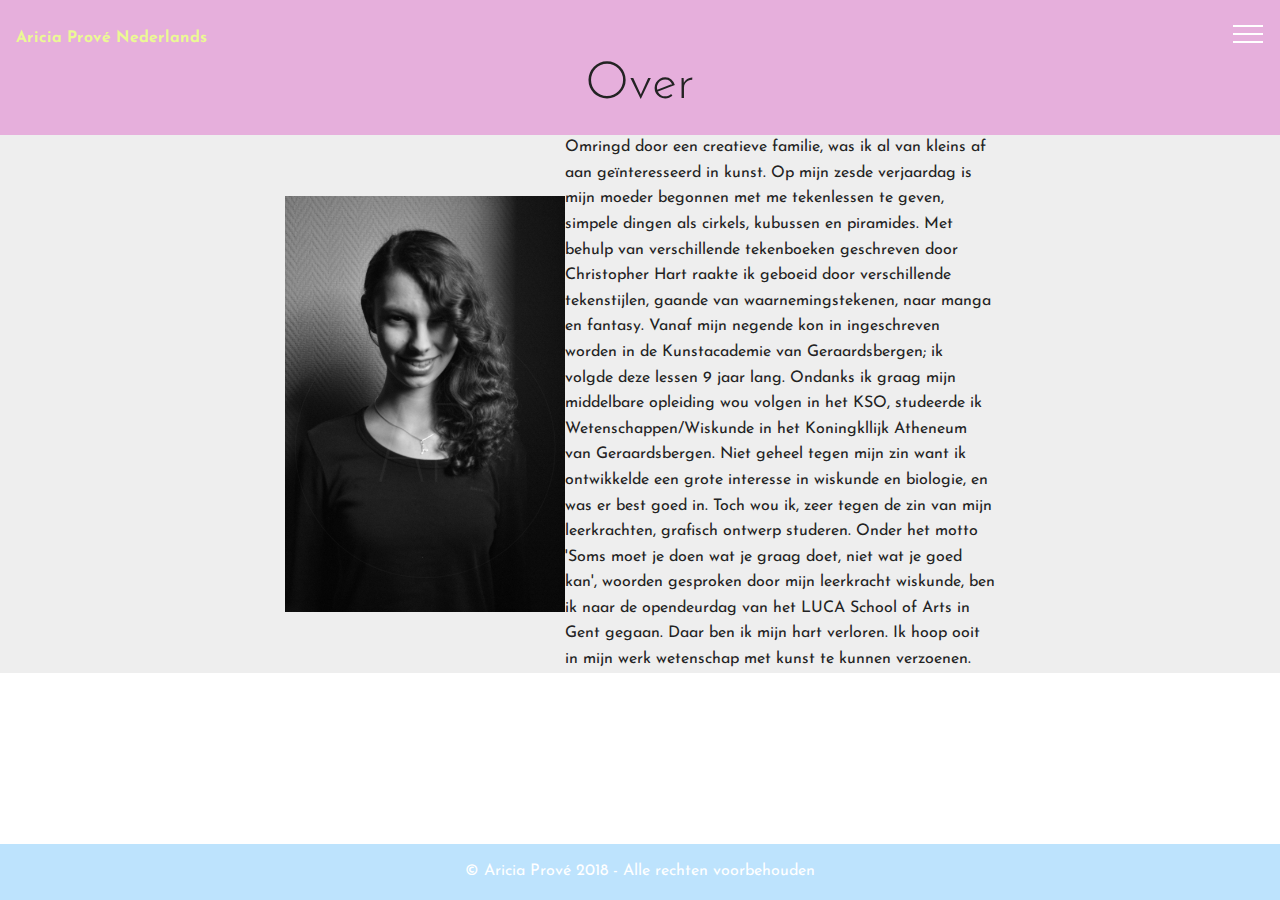
<file: over.html>
<!DOCTYPE html>
<html >
<head>
  <!-- Site made with Mobirise Website Builder v4.7.2, https://mobirise.com -->
  <meta charset="UTF-8">
  <meta http-equiv="X-UA-Compatible" content="IE=edge">
  <meta name="generator" content="Mobirise v4.7.2, mobirise.com">
  <meta name="viewport" content="width=device-width, initial-scale=1, minimum-scale=1">
  <link rel="shortcut icon" href="assets/images/logo2.png" type="image/x-icon">
  <meta name="description" content="aricia prove">
  <title>Over</title>
  <link rel="stylesheet" href="assets/web/assets/mobirise-icons/mobirise-icons.css">
  <link rel="stylesheet" href="assets/tether/tether.min.css">
  <link rel="stylesheet" href="assets/bootstrap/css/bootstrap.min.css">
  <link rel="stylesheet" href="assets/bootstrap/css/bootstrap-grid.min.css">
  <link rel="stylesheet" href="assets/bootstrap/css/bootstrap-reboot.min.css">
  <link rel="stylesheet" href="assets/dropdown/css/style.css">
  <link rel="stylesheet" href="assets/theme/css/style.css">
  <link rel="stylesheet" href="assets/mobirise/css/mbr-additional.css" type="text/css">
  
  
  
</head>
<body>

<!-- Google Analytics -->
<!-- Global site tag (gtag.js) - Google Analytics -->
<script async src="https://www.googletagmanager.com/gtag/js?id=UA-87678723-2"></script>
<script>
  window.dataLayer = window.dataLayer || [];
  function gtag(){dataLayer.push(arguments);}
  gtag('js', new Date());

  gtag('config', 'UA-87678723-2');
</script>


<!-- /Google Analytics -->


  <section class="mbr-section content4 cid-qKRSAARio0" id="content4-q">

    

    <div class="container">
        <div class="media-container-row">
            <div class="title col-12 col-md-8">
                <h2 class="align-center pb-3 mbr-fonts-style display-2">
                    Over</h2>
                
                
            </div>
        </div>
    </div>
</section>

<section class="engine"><a href="https://mobirise.me/y">html web templates</a></section><section class="menu cid-qKcqjATaoo" once="menu" id="menu1-g">

    

    <nav class="navbar navbar-expand beta-menu navbar-dropdown align-items-center navbar-fixed-top collapsed bg-color transparent">
        <button class="navbar-toggler navbar-toggler-right" type="button" data-toggle="collapse" data-target="#navbarSupportedContent" aria-controls="navbarSupportedContent" aria-expanded="false" aria-label="Toggle navigation">
            <div class="hamburger">
                <span></span>
                <span></span>
                <span></span>
                <span></span>
            </div>
        </button>
        <div class="menu-logo">
            <div class="navbar-brand">
                
                <span class="navbar-caption-wrap"><a class="navbar-caption text-secondary display-4" href="https://ariciaprove.github.io/mobirise2018/">Aricia Prové Nederlands</a></span>
            </div>
        </div>
        <div class="collapse navbar-collapse" id="navbarSupportedContent">
            <ul class="navbar-nav nav-dropdown nav-right" data-app-modern-menu="true"><li class="nav-item"><a class="nav-link link text-white display-4" href="index.html">
                        
                        Home</a></li><li class="nav-item"><a class="nav-link link text-white display-4" href="over.html">
                        
                        Over</a></li><li class="nav-item dropdown open">
                    <a class="nav-link link text-white dropdown-toggle display-4" href="page2.html" data-toggle="dropdown-submenu" aria-expanded="true">
                        
                        Grafisch ontwerp</a><div class="dropdown-menu"><a class="text-white dropdown-item display-4" href="trumptimes.html">Trump Times</a><a class="text-white dropdown-item display-4" href="abcdarium.html">ABCdarium</a><a class="text-white dropdown-item display-4" href="herbariumgrafica.html">Herbarium Grafica</a><a class="text-white dropdown-item display-4" href="timeline.html">Fake news Timeline</a><a class="text-white dropdown-item display-4" href="platenhoes.html">Platenhoes</a><a class="text-white dropdown-item display-4" href="istanbulexpress.html" aria-expanded="true">Istanbul express</a></div>
                </li><li class="nav-item dropdown"><a class="nav-link link text-white dropdown-toggle display-4" href="homeEN.html" data-toggle="dropdown-submenu" aria-expanded="false">
                        
                        Fotografie</a><div class="dropdown-menu"><a class="text-white dropdown-item display-4" href="postkaarten.html">Negatieve ruimte</a></div></li><li class="nav-item"><a class="nav-link link text-white display-4" href="contact.html">
                        
                        Contact</a></li></ul>
            
        </div>
    </nav>
</section>

<section class="mbr-section content6 cid-qKiwW0LpLB" id="content6-h">
    
     
    
    <div class="container">
        <div class="media-container-row">
            <div class="col-12 col-md-8">
                <div class="media-container-row">
                    <div class="mbr-figure" style="width: 65%;">
                      <img src="assets/images/csc-648.jpg" alt="Mobirise" title="">  
                    </div>
                    <div class="media-content">
                        <div class="mbr-section-text">
                            <p class="mbr-text mb-0 mbr-fonts-style display-7">Omringd door een creatieve familie, was ik al van kleins af aan geïnteresseerd in kunst. Op mijn zesde verjaardag is mijn moeder begonnen met me tekenlessen te geven, simpele dingen als cirkels, kubussen en piramides. Met behulp van verschillende tekenboeken geschreven door Christopher Hart raakte ik geboeid door verschillende tekenstijlen, gaande van waarnemingstekenen, naar manga en fantasy. Vanaf mijn negende kon in ingeschreven worden in de Kunstacademie van Geraardsbergen; ik volgde deze lessen 9 jaar lang. Ondanks ik graag mijn middelbare opleiding wou volgen in het KSO, studeerde ik Wetenschappen/Wiskunde in het Koningkllijk Atheneum van Geraardsbergen. Niet geheel tegen mijn zin want ik ontwikkelde een grote interesse in wiskunde en biologie, en was er best goed in. Toch wou ik, zeer tegen de zin van mijn leerkrachten, grafisch ontwerp studeren. Onder het motto 'Soms moet je doen wat je graag doet, niet wat je goed kan', woorden gesproken door mijn leerkracht wiskunde, ben ik naar de opendeurdag van het LUCA School of Arts in Gent gegaan. Daar ben ik mijn hart verloren. Ik hoop ooit in mijn werk wetenschap met kunst te kunnen verzoenen.</p>
                        </div>
                    </div>
                </div>
            </div>
        </div>
    </div>
</section>

<section once="" class="cid-qKXiutJRt1 mbr-reveal" id="footer6-1a">

    

    

    <div class="container">
        <div class="media-container-row align-center mbr-white">
            <div class="col-12">
                <p class="mbr-text mb-0 mbr-fonts-style display-7">
                    © Aricia Prové 2018 - Alle rechten voorbehouden</p>
            </div>
        </div>
    </div>
</section>


  <script src="assets/web/assets/jquery/jquery.min.js"></script>
  <script src="assets/popper/popper.min.js"></script>
  <script src="assets/tether/tether.min.js"></script>
  <script src="assets/bootstrap/js/bootstrap.min.js"></script>
  <script src="assets/smoothscroll/smooth-scroll.js"></script>
  <script src="assets/cookies-alert-plugin/cookies-alert-core.js"></script>
  <script src="assets/cookies-alert-plugin/cookies-alert-script.js"></script>
  <script src="assets/dropdown/js/script.min.js"></script>
  <script src="assets/touchswipe/jquery.touch-swipe.min.js"></script>
  <script src="assets/theme/js/script.js"></script>
  
  
<input name="cookieData" type="hidden" data-cookie-text="We use cookies to give you the best experience. Read our <a href='privacy.html'>cookie policy</a>.">
  </body>
</html>
</file>
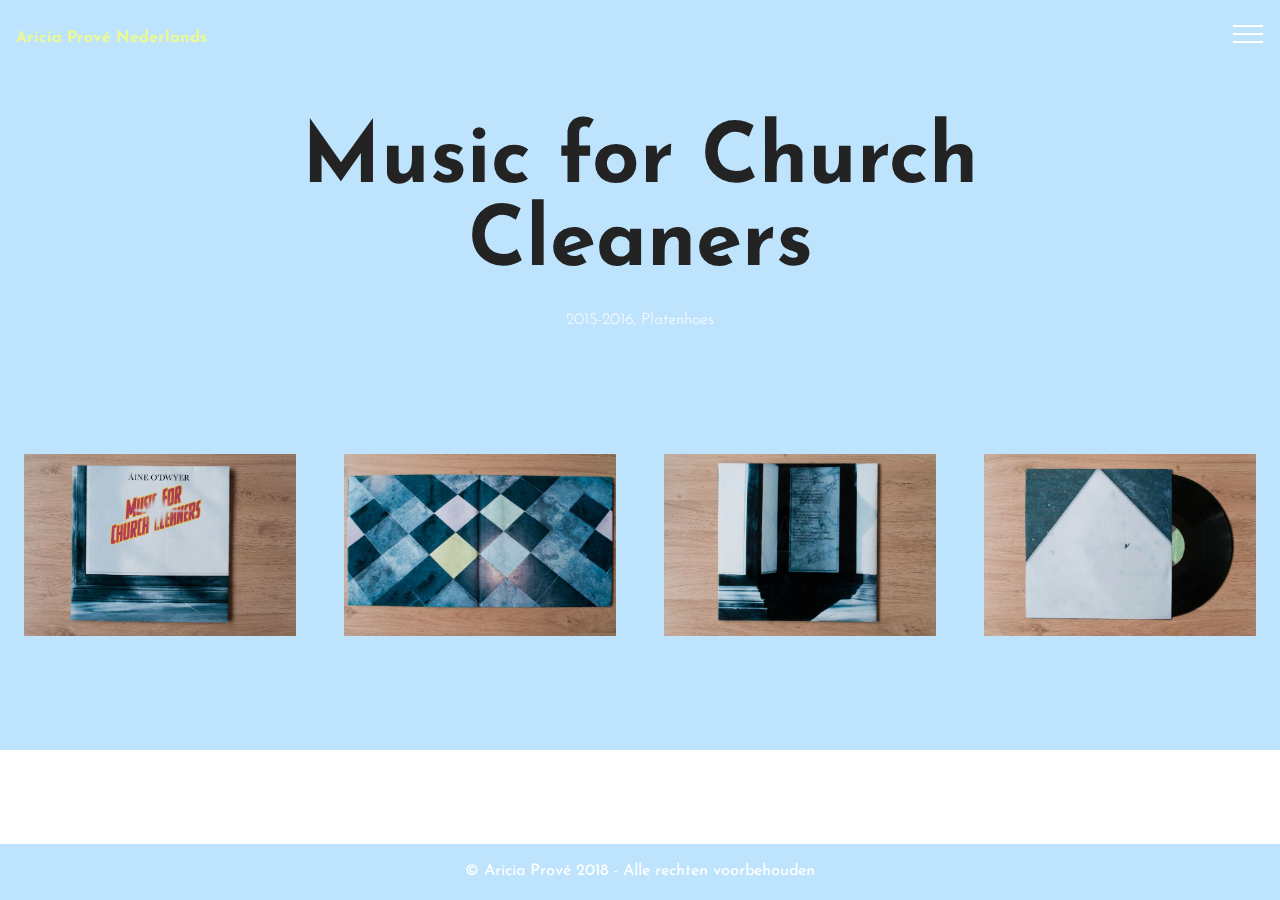
<file: platenhoes.html>
<!DOCTYPE html>
<html >
<head>
  <!-- Site made with Mobirise Website Builder v4.7.2, https://mobirise.com -->
  <meta charset="UTF-8">
  <meta http-equiv="X-UA-Compatible" content="IE=edge">
  <meta name="generator" content="Mobirise v4.7.2, mobirise.com">
  <meta name="viewport" content="width=device-width, initial-scale=1, minimum-scale=1">
  <link rel="shortcut icon" href="assets/images/logo2.png" type="image/x-icon">
  <meta name="description" content="platenhoes">
  <title>platenhoes</title>
  <link rel="stylesheet" href="assets/web/assets/mobirise-icons/mobirise-icons.css">
  <link rel="stylesheet" href="assets/tether/tether.min.css">
  <link rel="stylesheet" href="assets/bootstrap/css/bootstrap.min.css">
  <link rel="stylesheet" href="assets/bootstrap/css/bootstrap-grid.min.css">
  <link rel="stylesheet" href="assets/bootstrap/css/bootstrap-reboot.min.css">
  <link rel="stylesheet" href="assets/dropdown/css/style.css">
  <link rel="stylesheet" href="assets/theme/css/style.css">
  <link rel="stylesheet" href="assets/gallery/style.css">
  <link rel="stylesheet" href="assets/mobirise/css/mbr-additional.css" type="text/css">
  
  
  
</head>
<body>

<!-- Google Analytics -->
<!-- Global site tag (gtag.js) - Google Analytics -->
<script async src="https://www.googletagmanager.com/gtag/js?id=UA-87678723-2"></script>
<script>
  window.dataLayer = window.dataLayer || [];
  function gtag(){dataLayer.push(arguments);}
  gtag('js', new Date());

  gtag('config', 'UA-87678723-2');
</script>


<!-- /Google Analytics -->


  <section class="menu cid-qKcqjATaoo" once="menu" id="menu1-s">

    

    <nav class="navbar navbar-expand beta-menu navbar-dropdown align-items-center navbar-fixed-top collapsed bg-color transparent">
        <button class="navbar-toggler navbar-toggler-right" type="button" data-toggle="collapse" data-target="#navbarSupportedContent" aria-controls="navbarSupportedContent" aria-expanded="false" aria-label="Toggle navigation">
            <div class="hamburger">
                <span></span>
                <span></span>
                <span></span>
                <span></span>
            </div>
        </button>
        <div class="menu-logo">
            <div class="navbar-brand">
                
                <span class="navbar-caption-wrap"><a class="navbar-caption text-secondary display-4" href="https://ariciaprove.github.io/mobirise2018/">Aricia Prové Nederlands</a></span>
            </div>
        </div>
        <div class="collapse navbar-collapse" id="navbarSupportedContent">
            <ul class="navbar-nav nav-dropdown nav-right" data-app-modern-menu="true"><li class="nav-item"><a class="nav-link link text-white display-4" href="index.html">
                        
                        Home</a></li><li class="nav-item"><a class="nav-link link text-white display-4" href="over.html">
                        
                        Over</a></li><li class="nav-item dropdown open">
                    <a class="nav-link link text-white dropdown-toggle display-4" href="page2.html" data-toggle="dropdown-submenu" aria-expanded="true">
                        
                        Grafisch ontwerp</a><div class="dropdown-menu"><a class="text-white dropdown-item display-4" href="trumptimes.html">Trump Times</a><a class="text-white dropdown-item display-4" href="abcdarium.html">ABCdarium</a><a class="text-white dropdown-item display-4" href="herbariumgrafica.html">Herbarium Grafica</a><a class="text-white dropdown-item display-4" href="timeline.html">Fake news Timeline</a><a class="text-white dropdown-item display-4" href="platenhoes.html">Platenhoes</a><a class="text-white dropdown-item display-4" href="istanbulexpress.html" aria-expanded="true">Istanbul express</a></div>
                </li><li class="nav-item dropdown"><a class="nav-link link text-white dropdown-toggle display-4" href="homeEN.html" data-toggle="dropdown-submenu" aria-expanded="false">
                        
                        Fotografie</a><div class="dropdown-menu"><a class="text-white dropdown-item display-4" href="postkaarten.html">Negatieve ruimte</a></div></li><li class="nav-item"><a class="nav-link link text-white display-4" href="contact.html">
                        
                        Contact</a></li></ul>
            
        </div>
    </nav>
</section>

<section class="engine"><a href="https://mobirise.me/v">free html templates</a></section><section class="mbr-section content5 cid-qKS1QlukQe" id="content5-v">

    

    

    <div class="container">
        <div class="media-container-row">
            <div class="title col-12 col-md-8">
                <h2 class="align-center mbr-bold mbr-white pb-3 mbr-fonts-style display-1">Music for Church Cleaners</h2>
                <h3 class="mbr-section-subtitle align-center mbr-light mbr-white pb-3 mbr-fonts-style display-5">
                    2015-2016, Platenhoes</h3>
                
                
            </div>
        </div>
    </div>
</section>

<section class="mbr-gallery mbr-slider-carousel cid-qMheDs83Pv" id="gallery1-1e">

    

    <div>
        <div><!-- Filter --><!-- Gallery --><div class="mbr-gallery-row"><div class="mbr-gallery-layout-default"><div><div><div class="mbr-gallery-item mbr-gallery-item--p3" data-video-url="false" data-tags="Awesome"><div href="#lb-gallery1-1e" data-slide-to="0" data-toggle="modal"><img src="assets/images/dsc-31-800x535.jpg" alt=""><span class="icon-focus"></span></div></div><div class="mbr-gallery-item mbr-gallery-item--p3" data-video-url="false" data-tags="Responsive"><div href="#lb-gallery1-1e" data-slide-to="1" data-toggle="modal"><img src="assets/images/dsc-33-800x535.jpg" alt=""><span class="icon-focus"></span></div></div><div class="mbr-gallery-item mbr-gallery-item--p3" data-video-url="false" data-tags="Creative"><div href="#lb-gallery1-1e" data-slide-to="2" data-toggle="modal"><img src="assets/images/dsc-34-800x535.jpg" alt=""><span class="icon-focus"></span></div></div><div class="mbr-gallery-item mbr-gallery-item--p3" data-video-url="false" data-tags="Animated"><div href="#lb-gallery1-1e" data-slide-to="3" data-toggle="modal"><img src="assets/images/dsc-36-800x535.jpg" alt=""><span class="icon-focus"></span></div></div></div></div><div class="clearfix"></div></div></div><!-- Lightbox --><div data-app-prevent-settings="" class="mbr-slider modal fade carousel slide" tabindex="-1" data-keyboard="true" data-interval="false" id="lb-gallery1-1e"><div class="modal-dialog"><div class="modal-content"><div class="modal-body"><div class="carousel-inner"><div class="carousel-item"><img src="assets/images/dsc-31.jpg" alt=""></div><div class="carousel-item"><img src="assets/images/dsc-33.jpg" alt=""></div><div class="carousel-item active"><img src="assets/images/dsc-34.jpg" alt=""></div><div class="carousel-item"><img src="assets/images/dsc-36.jpg" alt=""></div></div><a class="carousel-control carousel-control-prev" role="button" data-slide="prev" href="#lb-gallery1-1e"><span class="mbri-left mbr-iconfont" aria-hidden="true"></span><span class="sr-only">Previous</span></a><a class="carousel-control carousel-control-next" role="button" data-slide="next" href="#lb-gallery1-1e"><span class="mbri-right mbr-iconfont" aria-hidden="true"></span><span class="sr-only">Next</span></a><a class="close" href="#" role="button" data-dismiss="modal"><span class="sr-only">Close</span></a></div></div></div></div></div>
    </div>

</section>

<section once="" class="cid-qKXipruoRm mbr-reveal" id="footer6-18">

    

    

    <div class="container">
        <div class="media-container-row align-center mbr-white">
            <div class="col-12">
                <p class="mbr-text mb-0 mbr-fonts-style display-7">
                    © Aricia Prové 2018 - Alle rechten voorbehouden</p>
            </div>
        </div>
    </div>
</section>


  <script src="assets/web/assets/jquery/jquery.min.js"></script>
  <script src="assets/popper/popper.min.js"></script>
  <script src="assets/tether/tether.min.js"></script>
  <script src="assets/bootstrap/js/bootstrap.min.js"></script>
  <script src="assets/smoothscroll/smooth-scroll.js"></script>
  <script src="assets/cookies-alert-plugin/cookies-alert-core.js"></script>
  <script src="assets/cookies-alert-plugin/cookies-alert-script.js"></script>
  <script src="assets/dropdown/js/script.min.js"></script>
  <script src="assets/vimeoplayer/jquery.mb.vimeo_player.js"></script>
  <script src="assets/masonry/masonry.pkgd.min.js"></script>
  <script src="assets/imagesloaded/imagesloaded.pkgd.min.js"></script>
  <script src="assets/bootstrapcarouselswipe/bootstrap-carousel-swipe.js"></script>
  <script src="assets/touchswipe/jquery.touch-swipe.min.js"></script>
  <script src="assets/theme/js/script.js"></script>
  <script src="assets/gallery/player.min.js"></script>
  <script src="assets/gallery/script.js"></script>
  <script src="assets/slidervideo/script.js"></script>
  
  
<input name="cookieData" type="hidden" data-cookie-text="We use cookies to give you the best experience. Read our <a href='privacy.html'>cookie policy</a>.">
  </body>
</html>
</file>
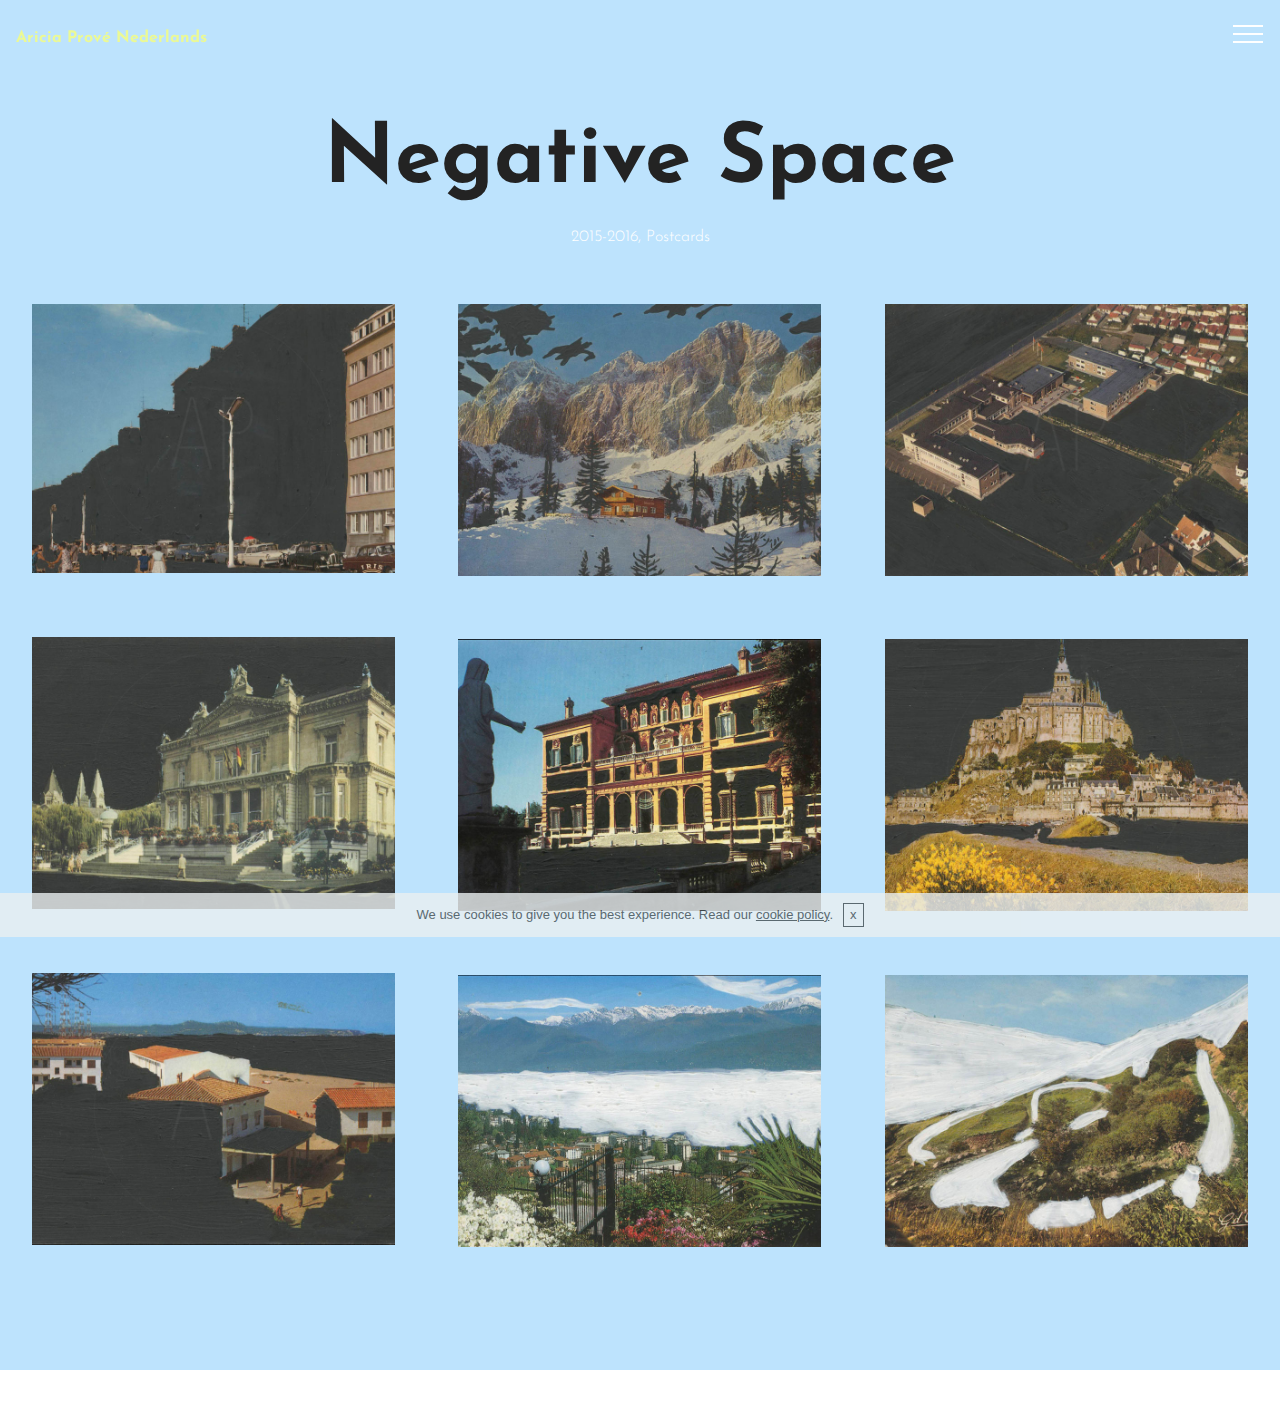
<file: postcards.html>
<!DOCTYPE html>
<html >
<head>
  <!-- Site made with Mobirise Website Builder v4.7.2, https://mobirise.com -->
  <meta charset="UTF-8">
  <meta http-equiv="X-UA-Compatible" content="IE=edge">
  <meta name="generator" content="Mobirise v4.7.2, mobirise.com">
  <meta name="viewport" content="width=device-width, initial-scale=1, minimum-scale=1">
  <link rel="shortcut icon" href="assets/images/logo2.png" type="image/x-icon">
  <meta name="description" content="postkaarten, negatief, ruimte">
  <title>Postcards</title>
  <link rel="stylesheet" href="assets/web/assets/mobirise-icons/mobirise-icons.css">
  <link rel="stylesheet" href="assets/tether/tether.min.css">
  <link rel="stylesheet" href="assets/bootstrap/css/bootstrap.min.css">
  <link rel="stylesheet" href="assets/bootstrap/css/bootstrap-grid.min.css">
  <link rel="stylesheet" href="assets/bootstrap/css/bootstrap-reboot.min.css">
  <link rel="stylesheet" href="assets/dropdown/css/style.css">
  <link rel="stylesheet" href="assets/theme/css/style.css">
  <link rel="stylesheet" href="assets/gallery/style.css">
  <link rel="stylesheet" href="assets/mobirise/css/mbr-additional.css" type="text/css">
  
  
  
</head>
<body>

<!-- Google Analytics -->
<!-- Global site tag (gtag.js) - Google Analytics -->
<script async src="https://www.googletagmanager.com/gtag/js?id=UA-87678723-2"></script>
<script>
  window.dataLayer = window.dataLayer || [];
  function gtag(){dataLayer.push(arguments);}
  gtag('js', new Date());

  gtag('config', 'UA-87678723-2');
</script>


<!-- /Google Analytics -->


  <section class="menu cid-qKcqjATaoo" once="menu" id="menu1-11">

    

    <nav class="navbar navbar-expand beta-menu navbar-dropdown align-items-center navbar-fixed-top collapsed bg-color transparent">
        <button class="navbar-toggler navbar-toggler-right" type="button" data-toggle="collapse" data-target="#navbarSupportedContent" aria-controls="navbarSupportedContent" aria-expanded="false" aria-label="Toggle navigation">
            <div class="hamburger">
                <span></span>
                <span></span>
                <span></span>
                <span></span>
            </div>
        </button>
        <div class="menu-logo">
            <div class="navbar-brand">
                
                <span class="navbar-caption-wrap"><a class="navbar-caption text-secondary display-4" href="https://ariciaprove.github.io/mobirise2018/">Aricia Prové Nederlands</a></span>
            </div>
        </div>
        <div class="collapse navbar-collapse" id="navbarSupportedContent">
            <ul class="navbar-nav nav-dropdown nav-right" data-app-modern-menu="true"><li class="nav-item"><a class="nav-link link text-white display-4" href="index.html">
                        
                        Home</a></li><li class="nav-item"><a class="nav-link link text-white display-4" href="about.html">
                        
                        About</a></li><li class="nav-item dropdown open">
                    <a class="nav-link link text-white dropdown-toggle display-4" href="page2.html" data-toggle="dropdown-submenu" aria-expanded="true">
                        
                        Graphic Design</a><div class="dropdown-menu"><a class="text-white dropdown-item display-4" href="trumptimes.html">Trump Times</a><a class="text-white dropdown-item display-4" href="abcdarium.html">ABCdarium</a><a class="text-white dropdown-item display-4" href="herbariumgrafica.html">Herbarium Grafica</a><a class="text-white dropdown-item display-4" href="timeline.html">Fake news Timeline</a><a class="text-white dropdown-item display-4" href="recordcover.html">Record Cover</a><a class="text-white dropdown-item display-4" href="istanbulexpress.html" aria-expanded="true">Istanbul express</a></div>
                </li><li class="nav-item dropdown"><a class="nav-link link text-white dropdown-toggle display-4" href="homeEN.html" data-toggle="dropdown-submenu" aria-expanded="false">
                        
                        Photography</a><div class="dropdown-menu"><a class="text-white dropdown-item display-4" href="postcards.html">Negative spaces</a></div></li><li class="nav-item"><a class="nav-link link text-white display-4" href="contact.html">
                        
                        Contact</a></li></ul>
            
        </div>
    </nav>
</section>

<section class="engine"><a href="https://mobirise.me/k">develop free website</a></section><section class="mbr-section content5 cid-qKS64aafVh" id="content5-12">

    

    

    <div class="container">
        <div class="media-container-row">
            <div class="title col-12 col-md-8">
                <h2 class="align-center mbr-bold mbr-white pb-3 mbr-fonts-style display-1">
                    Negative Space</h2>
                <h3 class="mbr-section-subtitle align-center mbr-light mbr-white pb-3 mbr-fonts-style display-5">
                    2015-2016, Postcards</h3>
                
                
            </div>
        </div>
    </div>
</section>

<section class="mbr-gallery mbr-slider-carousel cid-qKS6ym7Nqk" id="gallery1-15">

    

    <div>
        <div><!-- Filter --><!-- Gallery --><div class="mbr-gallery-row"><div class="mbr-gallery-layout-default"><div><div><div class="mbr-gallery-item mbr-gallery-item--p4" data-video-url="false" data-tags="Awesome"><div href="#lb-gallery1-15" data-slide-to="0" data-toggle="modal"><img src="assets/images/scan-2-2000x1496-800x594.jpg" alt="" title=""><span class="icon-focus"></span></div></div><div class="mbr-gallery-item mbr-gallery-item--p4" data-video-url="false" data-tags="Responsive"><div href="#lb-gallery1-15" data-slide-to="1" data-toggle="modal"><img src="assets/images/scan-2grootte-1-800x600.jpg" alt="" title=""><span class="icon-focus"></span></div></div><div class="mbr-gallery-item mbr-gallery-item--p4" data-video-url="false" data-tags="Creative"><div href="#lb-gallery1-15" data-slide-to="2" data-toggle="modal"><img src="assets/images/scan-3-grootte-1-800x600.jpg" alt="" title=""><span class="icon-focus"></span></div></div><div class="mbr-gallery-item mbr-gallery-item--p4" data-video-url="false" data-tags="Animated"><div href="#lb-gallery1-15" data-slide-to="3" data-toggle="modal"><img src="assets/images/scan-4-grootte-1-800x600.jpg" alt="" title=""><span class="icon-focus"></span></div></div><div class="mbr-gallery-item mbr-gallery-item--p4" data-video-url="false" data-tags="Awesome"><div href="#lb-gallery1-15" data-slide-to="4" data-toggle="modal"><img src="assets/images/scan-5-huisoranje-grootte-1-800x600.jpg" alt="" title=""><span class="icon-focus"></span></div></div><div class="mbr-gallery-item mbr-gallery-item--p4" data-video-url="false" data-tags="Awesome"><div href="#lb-gallery1-15" data-slide-to="5" data-toggle="modal"><img src="assets/images/scan-6-grootte-1-800x600.jpg" alt="" title=""><span class="icon-focus"></span></div></div><div class="mbr-gallery-item mbr-gallery-item--p4" data-video-url="false" data-tags="Responsive"><div href="#lb-gallery1-15" data-slide-to="6" data-toggle="modal"><img src="assets/images/scan-7-grootte-1-800x600.jpg" alt="" title=""><span class="icon-focus"></span></div></div><div class="mbr-gallery-item mbr-gallery-item--p4" data-video-url="false" data-tags="Animated"><div href="#lb-gallery1-15" data-slide-to="7" data-toggle="modal"><img src="assets/images/scan-8-grootte-1-800x600.jpg" alt="" title=""><span class="icon-focus"></span></div></div><div class="mbr-gallery-item mbr-gallery-item--p4" data-video-url="false" data-tags="Animated"><div href="#lb-gallery1-15" data-slide-to="8" data-toggle="modal"><img src="assets/images/scan-9-grootte-1-800x600.jpg" alt="" title=""><span class="icon-focus"></span></div></div></div></div><div class="clearfix"></div></div></div><!-- Lightbox --><div data-app-prevent-settings="" class="mbr-slider modal fade carousel slide" tabindex="-1" data-keyboard="true" data-interval="false" id="lb-gallery1-15"><div class="modal-dialog"><div class="modal-content"><div class="modal-body"><div class="carousel-inner"><div class="carousel-item"><img src="assets/images/scan-2-2000x1496.jpg" alt="" title=""></div><div class="carousel-item"><img src="assets/images/scan-2grootte-1.jpg" alt="" title=""></div><div class="carousel-item"><img src="assets/images/scan-3-grootte-1.jpg" alt="" title=""></div><div class="carousel-item"><img src="assets/images/scan-4-grootte-1.jpg" alt="" title=""></div><div class="carousel-item"><img src="assets/images/scan-5-huisoranje-grootte-1.jpg" alt="" title=""></div><div class="carousel-item"><img src="assets/images/scan-6-grootte-1.jpg" alt="" title=""></div><div class="carousel-item"><img src="assets/images/scan-7-grootte-1.jpg" alt="" title=""></div><div class="carousel-item"><img src="assets/images/scan-8-grootte-1.jpg" alt="" title=""></div><div class="carousel-item active"><img src="assets/images/scan-9-grootte-1.jpg" alt="" title=""></div></div><a class="carousel-control carousel-control-prev" role="button" data-slide="prev" href="#lb-gallery1-15"><span class="mbri-left mbr-iconfont" aria-hidden="true"></span><span class="sr-only">Previous</span></a><a class="carousel-control carousel-control-next" role="button" data-slide="next" href="#lb-gallery1-15"><span class="mbri-right mbr-iconfont" aria-hidden="true"></span><span class="sr-only">Next</span></a><a class="close" href="#" role="button" data-dismiss="modal"><span class="sr-only">Close</span></a></div></div></div></div></div>
    </div>

</section>

<section once="" class="cid-qKXimM661Q mbr-reveal" id="footer6-17">

    

    

    <div class="container">
        <div class="media-container-row align-center mbr-white">
            <div class="col-12">
                <p class="mbr-text mb-0 mbr-fonts-style display-7">
                    © Aricia Prové 2018 - All Rights Reserved</p>
            </div>
        </div>
    </div>
</section>


  <script src="assets/web/assets/jquery/jquery.min.js"></script>
  <script src="assets/popper/popper.min.js"></script>
  <script src="assets/tether/tether.min.js"></script>
  <script src="assets/bootstrap/js/bootstrap.min.js"></script>
  <script src="assets/smoothscroll/smooth-scroll.js"></script>
  <script src="assets/cookies-alert-plugin/cookies-alert-core.js"></script>
  <script src="assets/cookies-alert-plugin/cookies-alert-script.js"></script>
  <script src="assets/dropdown/js/script.min.js"></script>
  <script src="assets/vimeoplayer/jquery.mb.vimeo_player.js"></script>
  <script src="assets/masonry/masonry.pkgd.min.js"></script>
  <script src="assets/imagesloaded/imagesloaded.pkgd.min.js"></script>
  <script src="assets/bootstrapcarouselswipe/bootstrap-carousel-swipe.js"></script>
  <script src="assets/touchswipe/jquery.touch-swipe.min.js"></script>
  <script src="assets/theme/js/script.js"></script>
  <script src="assets/gallery/player.min.js"></script>
  <script src="assets/gallery/script.js"></script>
  <script src="assets/slidervideo/script.js"></script>
  
  
<input name="cookieData" type="hidden" data-cookie-text="We use cookies to give you the best experience. Read our <a href='privacy.html'>cookie policy</a>.">
  </body>
</html>
</file>
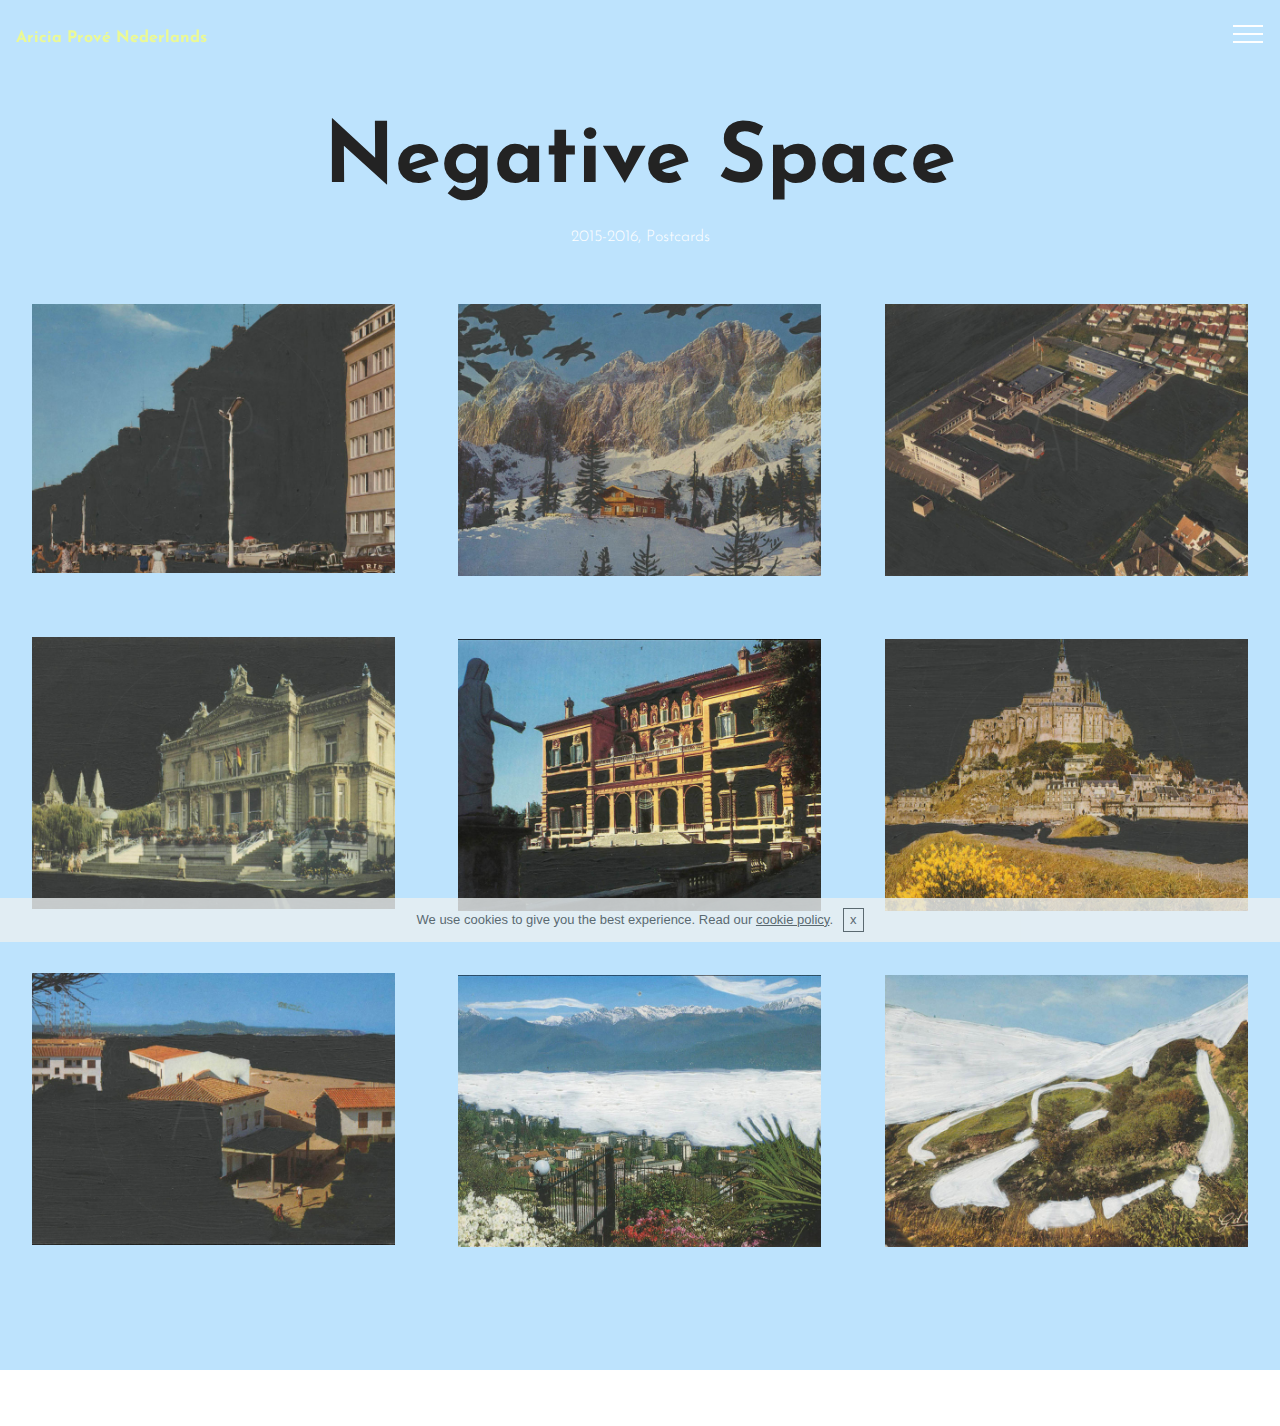
<file: postkaarten.html>
<!DOCTYPE html>
<html >
<head>
  <!-- Site made with Mobirise Website Builder v4.7.2, https://mobirise.com -->
  <meta charset="UTF-8">
  <meta http-equiv="X-UA-Compatible" content="IE=edge">
  <meta name="generator" content="Mobirise v4.7.2, mobirise.com">
  <meta name="viewport" content="width=device-width, initial-scale=1, minimum-scale=1">
  <link rel="shortcut icon" href="assets/images/logo2.png" type="image/x-icon">
  <meta name="description" content="postkaarten, negatief, ruimte">
  <title>Postcards</title>
  <link rel="stylesheet" href="assets/web/assets/mobirise-icons/mobirise-icons.css">
  <link rel="stylesheet" href="assets/tether/tether.min.css">
  <link rel="stylesheet" href="assets/bootstrap/css/bootstrap.min.css">
  <link rel="stylesheet" href="assets/bootstrap/css/bootstrap-grid.min.css">
  <link rel="stylesheet" href="assets/bootstrap/css/bootstrap-reboot.min.css">
  <link rel="stylesheet" href="assets/dropdown/css/style.css">
  <link rel="stylesheet" href="assets/theme/css/style.css">
  <link rel="stylesheet" href="assets/gallery/style.css">
  <link rel="stylesheet" href="assets/mobirise/css/mbr-additional.css" type="text/css">
  
  
  
</head>
<body>

<!-- Google Analytics -->
<!-- Global site tag (gtag.js) - Google Analytics -->
<script async src="https://www.googletagmanager.com/gtag/js?id=UA-87678723-2"></script>
<script>
  window.dataLayer = window.dataLayer || [];
  function gtag(){dataLayer.push(arguments);}
  gtag('js', new Date());

  gtag('config', 'UA-87678723-2');
</script>


<!-- /Google Analytics -->


  <section class="menu cid-qKcqjATaoo" once="menu" id="menu1-11">

    

    <nav class="navbar navbar-expand beta-menu navbar-dropdown align-items-center navbar-fixed-top collapsed bg-color transparent">
        <button class="navbar-toggler navbar-toggler-right" type="button" data-toggle="collapse" data-target="#navbarSupportedContent" aria-controls="navbarSupportedContent" aria-expanded="false" aria-label="Toggle navigation">
            <div class="hamburger">
                <span></span>
                <span></span>
                <span></span>
                <span></span>
            </div>
        </button>
        <div class="menu-logo">
            <div class="navbar-brand">
                
                <span class="navbar-caption-wrap"><a class="navbar-caption text-secondary display-4" href="https://ariciaprove.github.io/mobirise2018/">Aricia Prové Nederlands</a></span>
            </div>
        </div>
        <div class="collapse navbar-collapse" id="navbarSupportedContent">
            <ul class="navbar-nav nav-dropdown nav-right" data-app-modern-menu="true"><li class="nav-item"><a class="nav-link link text-white display-4" href="index.html">
                        
                        Home</a></li><li class="nav-item"><a class="nav-link link text-white display-4" href="over.html">
                        
                        Over</a></li><li class="nav-item dropdown open">
                    <a class="nav-link link text-white dropdown-toggle display-4" href="page2.html" data-toggle="dropdown-submenu" aria-expanded="true">
                        
                        Grafisch ontwerp</a><div class="dropdown-menu"><a class="text-white dropdown-item display-4" href="trumptimes.html">Trump Times</a><a class="text-white dropdown-item display-4" href="abcdarium.html">ABCdarium</a><a class="text-white dropdown-item display-4" href="herbariumgrafica.html">Herbarium Grafica</a><a class="text-white dropdown-item display-4" href="timeline.html">Fake news Timeline</a><a class="text-white dropdown-item display-4" href="platenhoes.html">Platenhoes</a><a class="text-white dropdown-item display-4" href="istanbulexpress.html" aria-expanded="true">Istanbul express</a></div>
                </li><li class="nav-item dropdown"><a class="nav-link link text-white dropdown-toggle display-4" href="homeEN.html" data-toggle="dropdown-submenu" aria-expanded="false">
                        
                        Fotografie</a><div class="dropdown-menu"><a class="text-white dropdown-item display-4" href="postkaarten.html">Negatieve ruimte</a></div></li><li class="nav-item"><a class="nav-link link text-white display-4" href="contact.html">
                        
                        Contact</a></li></ul>
            
        </div>
    </nav>
</section>

<section class="engine"><a href="https://mobirise.me/n">landing page html templates</a></section><section class="mbr-section content5 cid-qKS64aafVh" id="content5-12">

    

    

    <div class="container">
        <div class="media-container-row">
            <div class="title col-12 col-md-8">
                <h2 class="align-center mbr-bold mbr-white pb-3 mbr-fonts-style display-1">
                    Negative Space</h2>
                <h3 class="mbr-section-subtitle align-center mbr-light mbr-white pb-3 mbr-fonts-style display-5">
                    2015-2016, Postcards</h3>
                
                
            </div>
        </div>
    </div>
</section>

<section class="mbr-gallery mbr-slider-carousel cid-qKS6ym7Nqk" id="gallery1-15">

    

    <div>
        <div><!-- Filter --><!-- Gallery --><div class="mbr-gallery-row"><div class="mbr-gallery-layout-default"><div><div><div class="mbr-gallery-item mbr-gallery-item--p4" data-video-url="false" data-tags="Awesome"><div href="#lb-gallery1-15" data-slide-to="0" data-toggle="modal"><img src="assets/images/scan-2-2000x1496-800x594.jpg" alt="" title=""><span class="icon-focus"></span></div></div><div class="mbr-gallery-item mbr-gallery-item--p4" data-video-url="false" data-tags="Responsive"><div href="#lb-gallery1-15" data-slide-to="1" data-toggle="modal"><img src="assets/images/scan-2grootte-1-800x600.jpg" alt="" title=""><span class="icon-focus"></span></div></div><div class="mbr-gallery-item mbr-gallery-item--p4" data-video-url="false" data-tags="Creative"><div href="#lb-gallery1-15" data-slide-to="2" data-toggle="modal"><img src="assets/images/scan-3-grootte-1-800x600.jpg" alt="" title=""><span class="icon-focus"></span></div></div><div class="mbr-gallery-item mbr-gallery-item--p4" data-video-url="false" data-tags="Animated"><div href="#lb-gallery1-15" data-slide-to="3" data-toggle="modal"><img src="assets/images/scan-4-grootte-1-800x600.jpg" alt="" title=""><span class="icon-focus"></span></div></div><div class="mbr-gallery-item mbr-gallery-item--p4" data-video-url="false" data-tags="Awesome"><div href="#lb-gallery1-15" data-slide-to="4" data-toggle="modal"><img src="assets/images/scan-5-huisoranje-grootte-1-800x600.jpg" alt="" title=""><span class="icon-focus"></span></div></div><div class="mbr-gallery-item mbr-gallery-item--p4" data-video-url="false" data-tags="Awesome"><div href="#lb-gallery1-15" data-slide-to="5" data-toggle="modal"><img src="assets/images/scan-6-grootte-1-800x600.jpg" alt="" title=""><span class="icon-focus"></span></div></div><div class="mbr-gallery-item mbr-gallery-item--p4" data-video-url="false" data-tags="Responsive"><div href="#lb-gallery1-15" data-slide-to="6" data-toggle="modal"><img src="assets/images/scan-7-grootte-1-800x600.jpg" alt="" title=""><span class="icon-focus"></span></div></div><div class="mbr-gallery-item mbr-gallery-item--p4" data-video-url="false" data-tags="Animated"><div href="#lb-gallery1-15" data-slide-to="7" data-toggle="modal"><img src="assets/images/scan-8-grootte-1-800x600.jpg" alt="" title=""><span class="icon-focus"></span></div></div><div class="mbr-gallery-item mbr-gallery-item--p4" data-video-url="false" data-tags="Animated"><div href="#lb-gallery1-15" data-slide-to="8" data-toggle="modal"><img src="assets/images/scan-9-grootte-1-800x600.jpg" alt="" title=""><span class="icon-focus"></span></div></div></div></div><div class="clearfix"></div></div></div><!-- Lightbox --><div data-app-prevent-settings="" class="mbr-slider modal fade carousel slide" tabindex="-1" data-keyboard="true" data-interval="false" id="lb-gallery1-15"><div class="modal-dialog"><div class="modal-content"><div class="modal-body"><div class="carousel-inner"><div class="carousel-item"><img src="assets/images/scan-2-2000x1496.jpg" alt="" title=""></div><div class="carousel-item"><img src="assets/images/scan-2grootte-1.jpg" alt="" title=""></div><div class="carousel-item"><img src="assets/images/scan-3-grootte-1.jpg" alt="" title=""></div><div class="carousel-item"><img src="assets/images/scan-4-grootte-1.jpg" alt="" title=""></div><div class="carousel-item"><img src="assets/images/scan-5-huisoranje-grootte-1.jpg" alt="" title=""></div><div class="carousel-item"><img src="assets/images/scan-6-grootte-1.jpg" alt="" title=""></div><div class="carousel-item"><img src="assets/images/scan-7-grootte-1.jpg" alt="" title=""></div><div class="carousel-item"><img src="assets/images/scan-8-grootte-1.jpg" alt="" title=""></div><div class="carousel-item active"><img src="assets/images/scan-9-grootte-1.jpg" alt="" title=""></div></div><a class="carousel-control carousel-control-prev" role="button" data-slide="prev" href="#lb-gallery1-15"><span class="mbri-left mbr-iconfont" aria-hidden="true"></span><span class="sr-only">Previous</span></a><a class="carousel-control carousel-control-next" role="button" data-slide="next" href="#lb-gallery1-15"><span class="mbri-right mbr-iconfont" aria-hidden="true"></span><span class="sr-only">Next</span></a><a class="close" href="#" role="button" data-dismiss="modal"><span class="sr-only">Close</span></a></div></div></div></div></div>
    </div>

</section>

<section once="" class="cid-qKXimM661Q mbr-reveal" id="footer6-17">

    

    

    <div class="container">
        <div class="media-container-row align-center mbr-white">
            <div class="col-12">
                <p class="mbr-text mb-0 mbr-fonts-style display-7">
                    © Aricia Prové 2018 - Alle rechten voorbehouden</p>
            </div>
        </div>
    </div>
</section>


  <script src="assets/web/assets/jquery/jquery.min.js"></script>
  <script src="assets/popper/popper.min.js"></script>
  <script src="assets/tether/tether.min.js"></script>
  <script src="assets/bootstrap/js/bootstrap.min.js"></script>
  <script src="assets/smoothscroll/smooth-scroll.js"></script>
  <script src="assets/cookies-alert-plugin/cookies-alert-core.js"></script>
  <script src="assets/cookies-alert-plugin/cookies-alert-script.js"></script>
  <script src="assets/dropdown/js/script.min.js"></script>
  <script src="assets/vimeoplayer/jquery.mb.vimeo_player.js"></script>
  <script src="assets/masonry/masonry.pkgd.min.js"></script>
  <script src="assets/imagesloaded/imagesloaded.pkgd.min.js"></script>
  <script src="assets/bootstrapcarouselswipe/bootstrap-carousel-swipe.js"></script>
  <script src="assets/touchswipe/jquery.touch-swipe.min.js"></script>
  <script src="assets/theme/js/script.js"></script>
  <script src="assets/gallery/player.min.js"></script>
  <script src="assets/gallery/script.js"></script>
  <script src="assets/slidervideo/script.js"></script>
  
  
<input name="cookieData" type="hidden" data-cookie-text="We use cookies to give you the best experience. Read our <a href='privacy.html'>cookie policy</a>.">
  </body>
</html>
</file>
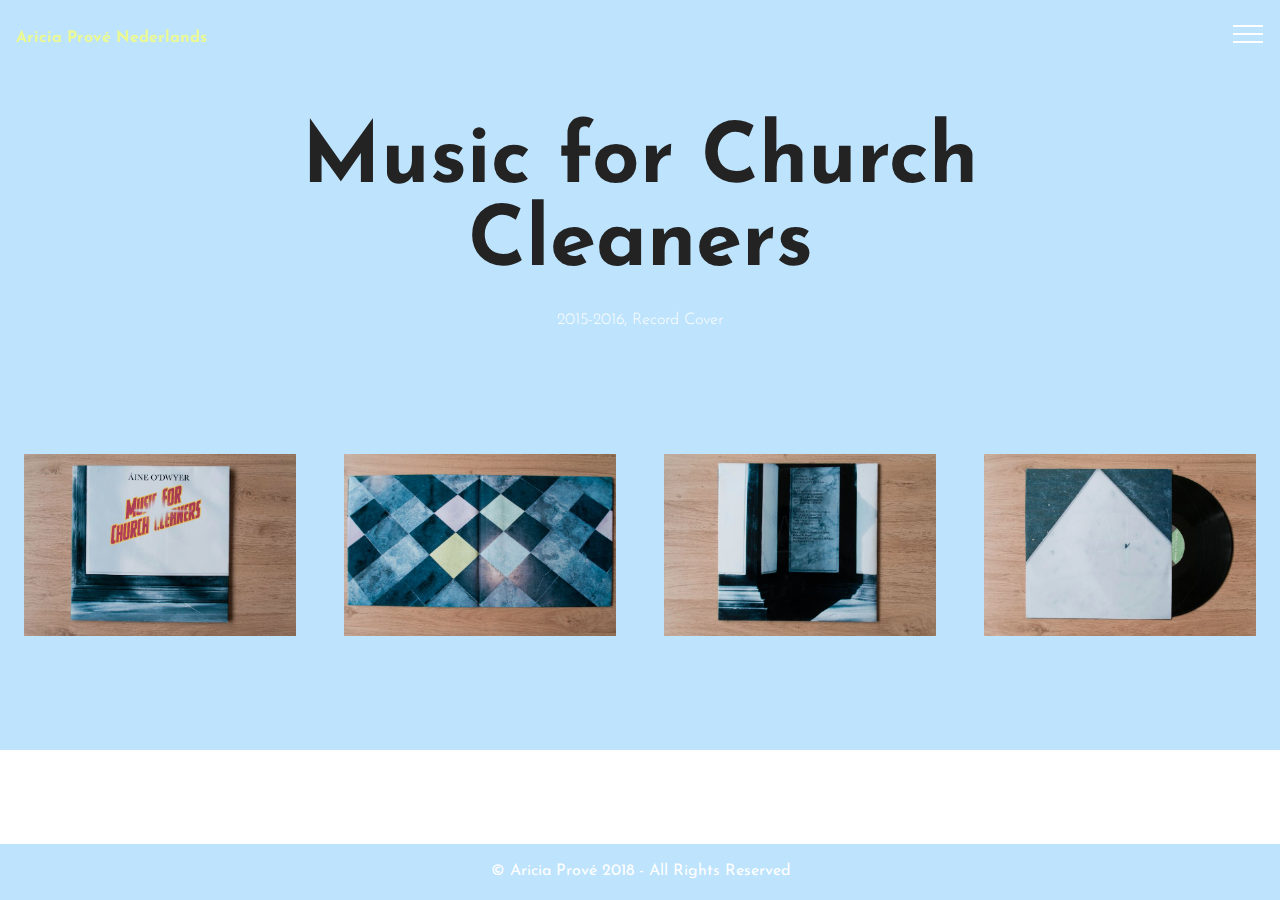
<file: recordcover.html>
<!DOCTYPE html>
<html >
<head>
  <!-- Site made with Mobirise Website Builder v4.7.2, https://mobirise.com -->
  <meta charset="UTF-8">
  <meta http-equiv="X-UA-Compatible" content="IE=edge">
  <meta name="generator" content="Mobirise v4.7.2, mobirise.com">
  <meta name="viewport" content="width=device-width, initial-scale=1, minimum-scale=1">
  <link rel="shortcut icon" href="assets/images/logo2.png" type="image/x-icon">
  <meta name="description" content="platenhoes">
  <title>Record Cover</title>
  <link rel="stylesheet" href="assets/web/assets/mobirise-icons/mobirise-icons.css">
  <link rel="stylesheet" href="assets/tether/tether.min.css">
  <link rel="stylesheet" href="assets/bootstrap/css/bootstrap.min.css">
  <link rel="stylesheet" href="assets/bootstrap/css/bootstrap-grid.min.css">
  <link rel="stylesheet" href="assets/bootstrap/css/bootstrap-reboot.min.css">
  <link rel="stylesheet" href="assets/dropdown/css/style.css">
  <link rel="stylesheet" href="assets/theme/css/style.css">
  <link rel="stylesheet" href="assets/gallery/style.css">
  <link rel="stylesheet" href="assets/mobirise/css/mbr-additional.css" type="text/css">
  
  
  
</head>
<body>

<!-- Google Analytics -->
<!-- Global site tag (gtag.js) - Google Analytics -->
<script async src="https://www.googletagmanager.com/gtag/js?id=UA-87678723-2"></script>
<script>
  window.dataLayer = window.dataLayer || [];
  function gtag(){dataLayer.push(arguments);}
  gtag('js', new Date());

  gtag('config', 'UA-87678723-2');
</script>


<!-- /Google Analytics -->


  <section class="menu cid-qKcqjATaoo" once="menu" id="menu1-s">

    

    <nav class="navbar navbar-expand beta-menu navbar-dropdown align-items-center navbar-fixed-top collapsed bg-color transparent">
        <button class="navbar-toggler navbar-toggler-right" type="button" data-toggle="collapse" data-target="#navbarSupportedContent" aria-controls="navbarSupportedContent" aria-expanded="false" aria-label="Toggle navigation">
            <div class="hamburger">
                <span></span>
                <span></span>
                <span></span>
                <span></span>
            </div>
        </button>
        <div class="menu-logo">
            <div class="navbar-brand">
                
                <span class="navbar-caption-wrap"><a class="navbar-caption text-secondary display-4" href="https://ariciaprove.github.io/mobirise2018/">Aricia Prové Nederlands</a></span>
            </div>
        </div>
        <div class="collapse navbar-collapse" id="navbarSupportedContent">
            <ul class="navbar-nav nav-dropdown nav-right" data-app-modern-menu="true"><li class="nav-item"><a class="nav-link link text-white display-4" href="index.html">
                        
                        Home</a></li><li class="nav-item"><a class="nav-link link text-white display-4" href="about.html">
                        
                        About</a></li><li class="nav-item dropdown open">
                    <a class="nav-link link text-white dropdown-toggle display-4" href="page2.html" data-toggle="dropdown-submenu" aria-expanded="true">
                        
                        Graphic Design</a><div class="dropdown-menu"><a class="text-white dropdown-item display-4" href="trumptimes.html">Trump Times</a><a class="text-white dropdown-item display-4" href="abcdarium.html">ABCdarium</a><a class="text-white dropdown-item display-4" href="herbariumgrafica.html">Herbarium Grafica</a><a class="text-white dropdown-item display-4" href="timeline.html">Fake news Timeline</a><a class="text-white dropdown-item display-4" href="recordcover.html">Record Cover</a><a class="text-white dropdown-item display-4" href="istanbulexpress.html" aria-expanded="true">Istanbul express</a></div>
                </li><li class="nav-item dropdown"><a class="nav-link link text-white dropdown-toggle display-4" href="homeEN.html" data-toggle="dropdown-submenu" aria-expanded="false">
                        
                        Photography</a><div class="dropdown-menu"><a class="text-white dropdown-item display-4" href="postcards.html">Negative spaces</a></div></li><li class="nav-item"><a class="nav-link link text-white display-4" href="contact.html">
                        
                        Contact</a></li></ul>
            
        </div>
    </nav>
</section>

<section class="engine"><a href="https://mobirise.me/u">bootstrap website templates</a></section><section class="mbr-section content5 cid-qKS1QlukQe" id="content5-v">

    

    

    <div class="container">
        <div class="media-container-row">
            <div class="title col-12 col-md-8">
                <h2 class="align-center mbr-bold mbr-white pb-3 mbr-fonts-style display-1">Music for Church Cleaners</h2>
                <h3 class="mbr-section-subtitle align-center mbr-light mbr-white pb-3 mbr-fonts-style display-5">
                    2015-2016, Record Cover</h3>
                
                
            </div>
        </div>
    </div>
</section>

<section class="mbr-gallery mbr-slider-carousel cid-qMheDs83Pv" id="gallery1-1e">

    

    <div>
        <div><!-- Filter --><!-- Gallery --><div class="mbr-gallery-row"><div class="mbr-gallery-layout-default"><div><div><div class="mbr-gallery-item mbr-gallery-item--p3" data-video-url="false" data-tags="Awesome"><div href="#lb-gallery1-1e" data-slide-to="0" data-toggle="modal"><img src="assets/images/dsc-31-800x535.jpg" alt=""><span class="icon-focus"></span></div></div><div class="mbr-gallery-item mbr-gallery-item--p3" data-video-url="false" data-tags="Responsive"><div href="#lb-gallery1-1e" data-slide-to="1" data-toggle="modal"><img src="assets/images/dsc-33-800x535.jpg" alt=""><span class="icon-focus"></span></div></div><div class="mbr-gallery-item mbr-gallery-item--p3" data-video-url="false" data-tags="Creative"><div href="#lb-gallery1-1e" data-slide-to="2" data-toggle="modal"><img src="assets/images/dsc-34-800x535.jpg" alt=""><span class="icon-focus"></span></div></div><div class="mbr-gallery-item mbr-gallery-item--p3" data-video-url="false" data-tags="Animated"><div href="#lb-gallery1-1e" data-slide-to="3" data-toggle="modal"><img src="assets/images/dsc-36-800x535.jpg" alt=""><span class="icon-focus"></span></div></div></div></div><div class="clearfix"></div></div></div><!-- Lightbox --><div data-app-prevent-settings="" class="mbr-slider modal fade carousel slide" tabindex="-1" data-keyboard="true" data-interval="false" id="lb-gallery1-1e"><div class="modal-dialog"><div class="modal-content"><div class="modal-body"><div class="carousel-inner"><div class="carousel-item"><img src="assets/images/dsc-31.jpg" alt=""></div><div class="carousel-item"><img src="assets/images/dsc-33.jpg" alt=""></div><div class="carousel-item active"><img src="assets/images/dsc-34.jpg" alt=""></div><div class="carousel-item"><img src="assets/images/dsc-36.jpg" alt=""></div></div><a class="carousel-control carousel-control-prev" role="button" data-slide="prev" href="#lb-gallery1-1e"><span class="mbri-left mbr-iconfont" aria-hidden="true"></span><span class="sr-only">Previous</span></a><a class="carousel-control carousel-control-next" role="button" data-slide="next" href="#lb-gallery1-1e"><span class="mbri-right mbr-iconfont" aria-hidden="true"></span><span class="sr-only">Next</span></a><a class="close" href="#" role="button" data-dismiss="modal"><span class="sr-only">Close</span></a></div></div></div></div></div>
    </div>

</section>

<section once="" class="cid-qKXipruoRm mbr-reveal" id="footer6-18">

    

    

    <div class="container">
        <div class="media-container-row align-center mbr-white">
            <div class="col-12">
                <p class="mbr-text mb-0 mbr-fonts-style display-7">
                    © Aricia Prové 2018 - All Rights Reserved</p>
            </div>
        </div>
    </div>
</section>


  <script src="assets/web/assets/jquery/jquery.min.js"></script>
  <script src="assets/popper/popper.min.js"></script>
  <script src="assets/tether/tether.min.js"></script>
  <script src="assets/bootstrap/js/bootstrap.min.js"></script>
  <script src="assets/smoothscroll/smooth-scroll.js"></script>
  <script src="assets/cookies-alert-plugin/cookies-alert-core.js"></script>
  <script src="assets/cookies-alert-plugin/cookies-alert-script.js"></script>
  <script src="assets/dropdown/js/script.min.js"></script>
  <script src="assets/vimeoplayer/jquery.mb.vimeo_player.js"></script>
  <script src="assets/masonry/masonry.pkgd.min.js"></script>
  <script src="assets/imagesloaded/imagesloaded.pkgd.min.js"></script>
  <script src="assets/bootstrapcarouselswipe/bootstrap-carousel-swipe.js"></script>
  <script src="assets/touchswipe/jquery.touch-swipe.min.js"></script>
  <script src="assets/theme/js/script.js"></script>
  <script src="assets/gallery/player.min.js"></script>
  <script src="assets/gallery/script.js"></script>
  <script src="assets/slidervideo/script.js"></script>
  
  
<input name="cookieData" type="hidden" data-cookie-text="We use cookies to give you the best experience. Read our <a href='privacy.html'>cookie policy</a>.">
  </body>
</html>
</file>
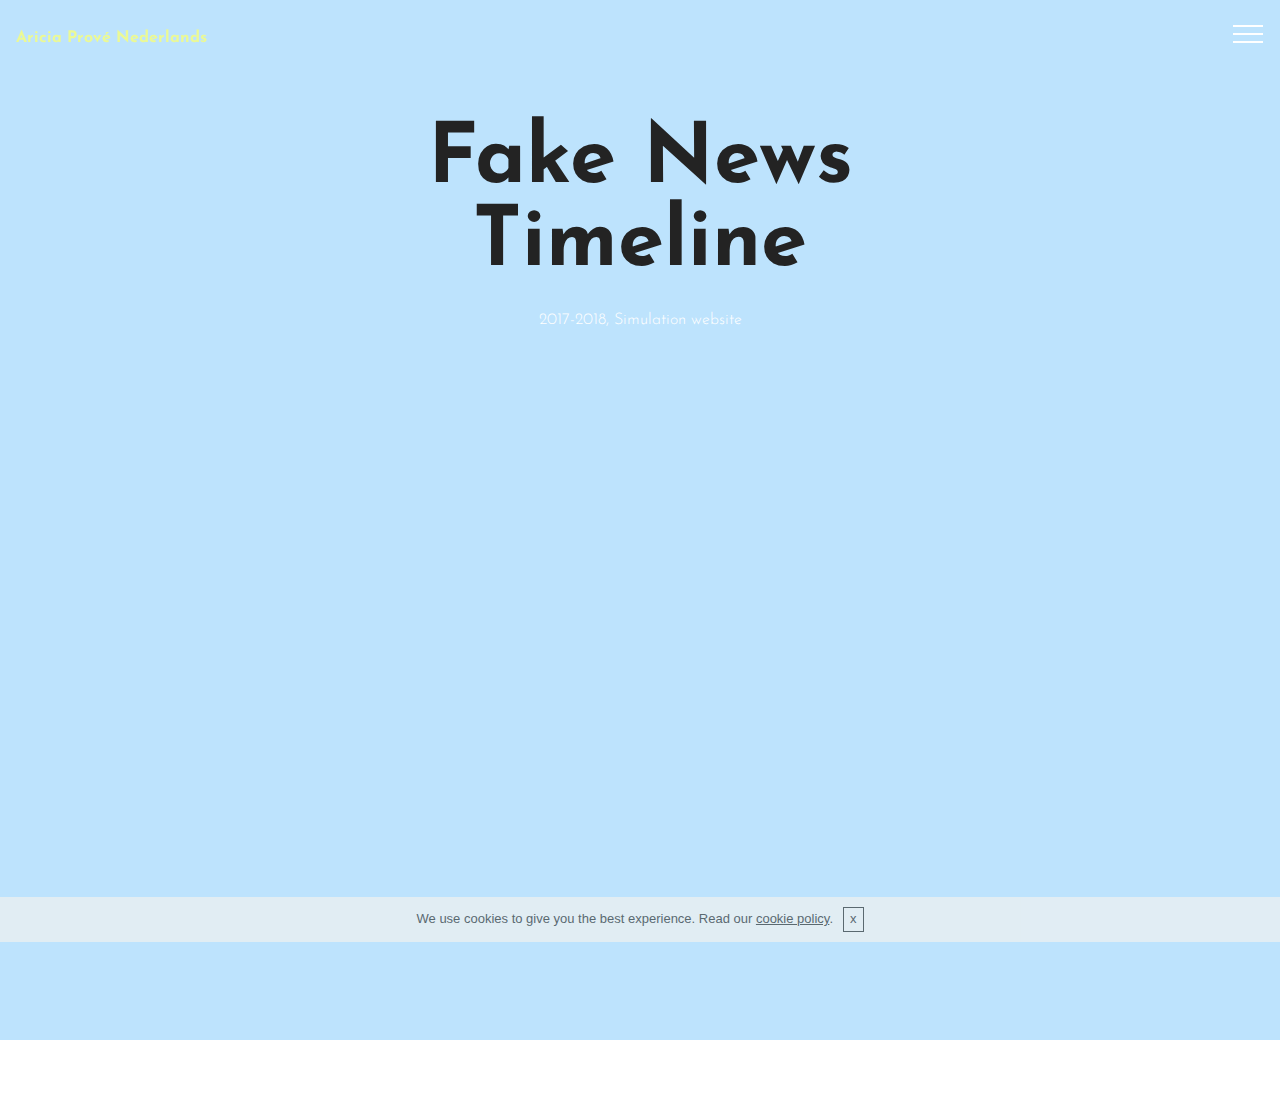
<file: timeline.html>
<!DOCTYPE html>
<html >
<head>
  <!-- Site made with Mobirise Website Builder v4.7.2, https://mobirise.com -->
  <meta charset="UTF-8">
  <meta http-equiv="X-UA-Compatible" content="IE=edge">
  <meta name="generator" content="Mobirise v4.7.2, mobirise.com">
  <meta name="viewport" content="width=device-width, initial-scale=1, minimum-scale=1">
  <link rel="shortcut icon" href="assets/images/logo2.png" type="image/x-icon">
  <meta name="description" content="timeline, aricia prové, grafisch ontwerp, film">
  <title>Timeline</title>
  <link rel="stylesheet" href="assets/web/assets/mobirise-icons/mobirise-icons.css">
  <link rel="stylesheet" href="assets/tether/tether.min.css">
  <link rel="stylesheet" href="assets/bootstrap/css/bootstrap.min.css">
  <link rel="stylesheet" href="assets/bootstrap/css/bootstrap-grid.min.css">
  <link rel="stylesheet" href="assets/bootstrap/css/bootstrap-reboot.min.css">
  <link rel="stylesheet" href="assets/dropdown/css/style.css">
  <link rel="stylesheet" href="assets/theme/css/style.css">
  <link rel="stylesheet" href="assets/mobirise/css/mbr-additional.css" type="text/css">
  
  
  
</head>
<body>

<!-- Google Analytics -->
<!-- Global site tag (gtag.js) - Google Analytics -->
<script async src="https://www.googletagmanager.com/gtag/js?id=UA-87678723-2"></script>
<script>
  window.dataLayer = window.dataLayer || [];
  function gtag(){dataLayer.push(arguments);}
  gtag('js', new Date());

  gtag('config', 'UA-87678723-2');
</script>


<!-- /Google Analytics -->


  <section class="menu cid-qKcqjATaoo" once="menu" id="menu1-1u">

    

    <nav class="navbar navbar-expand beta-menu navbar-dropdown align-items-center navbar-fixed-top collapsed bg-color transparent">
        <button class="navbar-toggler navbar-toggler-right" type="button" data-toggle="collapse" data-target="#navbarSupportedContent" aria-controls="navbarSupportedContent" aria-expanded="false" aria-label="Toggle navigation">
            <div class="hamburger">
                <span></span>
                <span></span>
                <span></span>
                <span></span>
            </div>
        </button>
        <div class="menu-logo">
            <div class="navbar-brand">
                
                <span class="navbar-caption-wrap"><a class="navbar-caption text-secondary display-4" href="https://ariciaprove.github.io/mobirise2018/">Aricia Prové Nederlands</a></span>
            </div>
        </div>
        <div class="collapse navbar-collapse" id="navbarSupportedContent">
            <ul class="navbar-nav nav-dropdown nav-right" data-app-modern-menu="true"><li class="nav-item"><a class="nav-link link text-white display-4" href="index.html">
                        
                        Home</a></li><li class="nav-item"><a class="nav-link link text-white display-4" href="about.html">
                        
                        About</a></li><li class="nav-item dropdown open">
                    <a class="nav-link link text-white dropdown-toggle display-4" href="page2.html" data-toggle="dropdown-submenu" aria-expanded="true">
                        
                        Graphic Design</a><div class="dropdown-menu"><a class="text-white dropdown-item display-4" href="trumptimes.html">Trump Times</a><a class="text-white dropdown-item display-4" href="abcdarium.html">ABCdarium</a><a class="text-white dropdown-item display-4" href="herbariumgrafica.html">Herbarium Grafica</a><a class="text-white dropdown-item display-4" href="timeline.html">Fake news Timeline</a><a class="text-white dropdown-item display-4" href="recordcover.html">Record Cover</a><a class="text-white dropdown-item display-4" href="istanbulexpress.html" aria-expanded="true">Istanbul express</a></div>
                </li><li class="nav-item dropdown"><a class="nav-link link text-white dropdown-toggle display-4" href="homeEN.html" data-toggle="dropdown-submenu" aria-expanded="false">
                        
                        Photography</a><div class="dropdown-menu"><a class="text-white dropdown-item display-4" href="postcards.html">Negative spaces</a></div></li><li class="nav-item"><a class="nav-link link text-white display-4" href="contact.html">
                        
                        Contact</a></li></ul>
            
        </div>
    </nav>
</section>

<section class="engine"><a href="https://mobirise.me/z">best css templates</a></section><section class="mbr-section content5 cid-qOhB7WULN1" id="content5-1x">

    

    

    <div class="container">
        <div class="media-container-row">
            <div class="title col-12 col-md-8">
                <h2 class="align-center mbr-bold mbr-white pb-3 mbr-fonts-style display-1">Fake News Timeline</h2>
                <h3 class="mbr-section-subtitle align-center mbr-light mbr-white pb-3 mbr-fonts-style display-5">
                    2017-2018, Simulation website</h3>
                
                
            </div>
        </div>
    </div>
</section>

<section class="cid-qOhB7p8pf6" id="video3-1w">

    
    
    <figure class="mbr-figure align-center container">
        <div class="video-block" style="width: 100%;">
            <div><iframe class="mbr-embedded-video" src="https://www.youtube.com/embed/syvhNSsBoTA?rel=0&amp;amp;showinfo=0&amp;autoplay=0&amp;loop=0" width="1280" height="720" frameborder="0" allowfullscreen></iframe></div>
        </div>
    </figure>
</section>

<section once="" class="cid-qKXirOCwAZ mbr-reveal" id="footer6-1v">

    

    

    <div class="container">
        <div class="media-container-row align-center mbr-white">
            <div class="col-12">
                <p class="mbr-text mb-0 mbr-fonts-style display-7">
                    © Aricia Prové 2018 - All Rights Reserved</p>
            </div>
        </div>
    </div>
</section>


  <script src="assets/web/assets/jquery/jquery.min.js"></script>
  <script src="assets/popper/popper.min.js"></script>
  <script src="assets/tether/tether.min.js"></script>
  <script src="assets/bootstrap/js/bootstrap.min.js"></script>
  <script src="assets/smoothscroll/smooth-scroll.js"></script>
  <script src="assets/cookies-alert-plugin/cookies-alert-core.js"></script>
  <script src="assets/cookies-alert-plugin/cookies-alert-script.js"></script>
  <script src="assets/dropdown/js/script.min.js"></script>
  <script src="assets/touchswipe/jquery.touch-swipe.min.js"></script>
  <script src="assets/theme/js/script.js"></script>
  
  
<input name="cookieData" type="hidden" data-cookie-text="We use cookies to give you the best experience. Read our <a href='privacy.html'>cookie policy</a>.">
  </body>
</html>
</file>
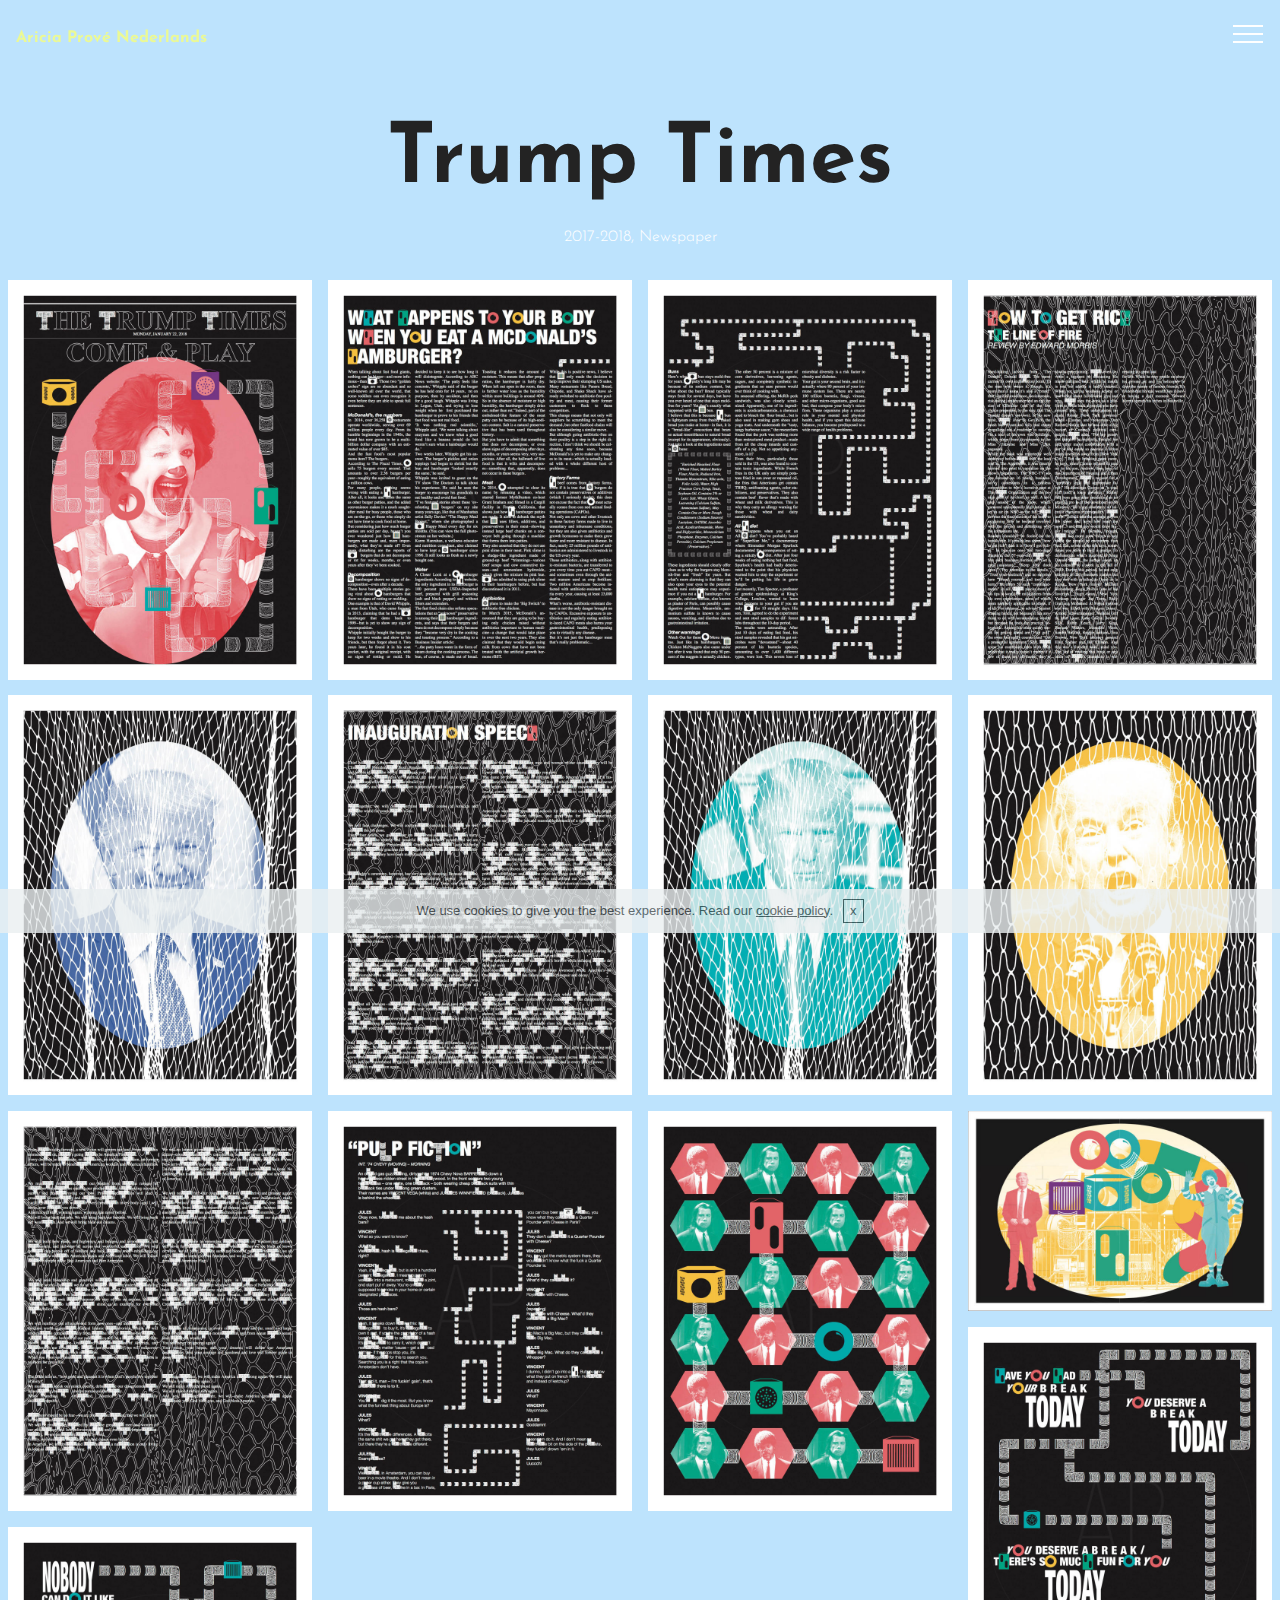
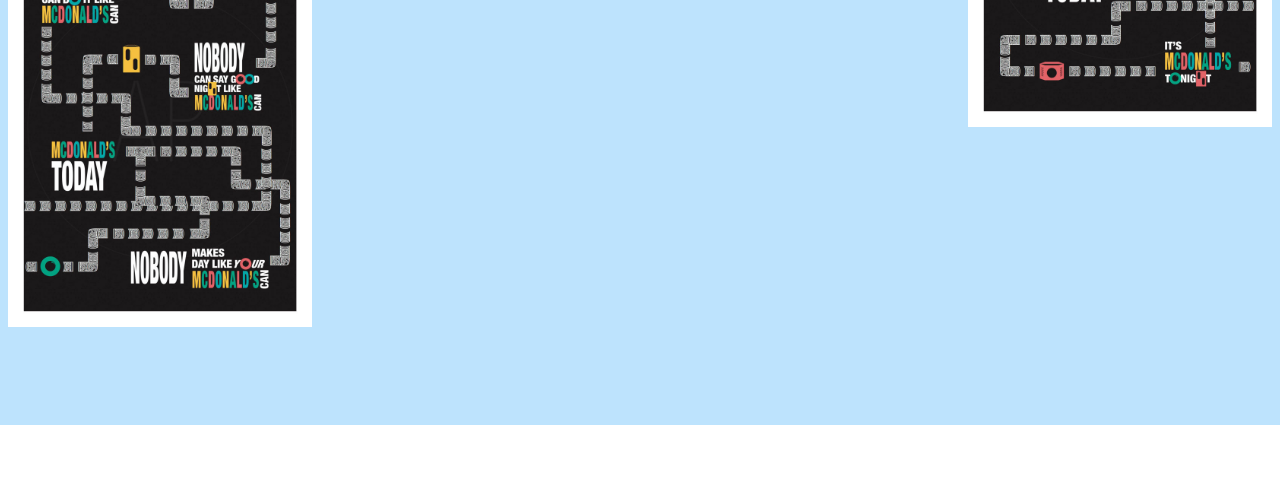
<file: trumptimes.html>
<!DOCTYPE html>
<html >
<head>
  <!-- Site made with Mobirise Website Builder v4.7.2, https://mobirise.com -->
  <meta charset="UTF-8">
  <meta http-equiv="X-UA-Compatible" content="IE=edge">
  <meta name="generator" content="Mobirise v4.7.2, mobirise.com">
  <meta name="viewport" content="width=device-width, initial-scale=1, minimum-scale=1">
  <link rel="shortcut icon" href="assets/images/logo2.png" type="image/x-icon">
  <meta name="description" content="trump times, krant">
  <title>Trump Times</title>
  <link rel="stylesheet" href="assets/web/assets/mobirise-icons/mobirise-icons.css">
  <link rel="stylesheet" href="assets/tether/tether.min.css">
  <link rel="stylesheet" href="assets/bootstrap/css/bootstrap.min.css">
  <link rel="stylesheet" href="assets/bootstrap/css/bootstrap-grid.min.css">
  <link rel="stylesheet" href="assets/bootstrap/css/bootstrap-reboot.min.css">
  <link rel="stylesheet" href="assets/dropdown/css/style.css">
  <link rel="stylesheet" href="assets/theme/css/style.css">
  <link rel="stylesheet" href="assets/gallery/style.css">
  <link rel="stylesheet" href="assets/mobirise/css/mbr-additional.css" type="text/css">
  
  
  
</head>
<body>

<!-- Google Analytics -->
<!-- Global site tag (gtag.js) - Google Analytics -->
<script async src="https://www.googletagmanager.com/gtag/js?id=UA-87678723-2"></script>
<script>
  window.dataLayer = window.dataLayer || [];
  function gtag(){dataLayer.push(arguments);}
  gtag('js', new Date());

  gtag('config', 'UA-87678723-2');
</script>


<!-- /Google Analytics -->


  <section class="menu cid-qKcqjATaoo" once="menu" id="menu1-5">

    

    <nav class="navbar navbar-expand beta-menu navbar-dropdown align-items-center navbar-fixed-top collapsed bg-color transparent">
        <button class="navbar-toggler navbar-toggler-right" type="button" data-toggle="collapse" data-target="#navbarSupportedContent" aria-controls="navbarSupportedContent" aria-expanded="false" aria-label="Toggle navigation">
            <div class="hamburger">
                <span></span>
                <span></span>
                <span></span>
                <span></span>
            </div>
        </button>
        <div class="menu-logo">
            <div class="navbar-brand">
                
                <span class="navbar-caption-wrap"><a class="navbar-caption text-secondary display-4" href="https://ariciaprove.github.io/mobirise2018/">Aricia Prové Nederlands</a></span>
            </div>
        </div>
        <div class="collapse navbar-collapse" id="navbarSupportedContent">
            <ul class="navbar-nav nav-dropdown nav-right" data-app-modern-menu="true"><li class="nav-item"><a class="nav-link link text-white display-4" href="index.html">
                        
                        Home</a></li><li class="nav-item"><a class="nav-link link text-white display-4" href="about.html">
                        
                        About</a></li><li class="nav-item dropdown open">
                    <a class="nav-link link text-white dropdown-toggle display-4" href="page2.html" data-toggle="dropdown-submenu" aria-expanded="true">
                        
                        Graphic Design</a><div class="dropdown-menu"><a class="text-white dropdown-item display-4" href="trumptimes.html">Trump Times</a><a class="text-white dropdown-item display-4" href="abcdarium.html">ABCdarium</a><a class="text-white dropdown-item display-4" href="herbariumgrafica.html">Herbarium Grafica</a><a class="text-white dropdown-item display-4" href="timeline.html">Fake news Timeline</a><a class="text-white dropdown-item display-4" href="recordcover.html">Record Cover</a><a class="text-white dropdown-item display-4" href="istanbulexpress.html" aria-expanded="true">Istanbul express</a></div>
                </li><li class="nav-item dropdown"><a class="nav-link link text-white dropdown-toggle display-4" href="homeEN.html" data-toggle="dropdown-submenu" aria-expanded="false">
                        
                        Photography</a><div class="dropdown-menu"><a class="text-white dropdown-item display-4" href="postcards.html">Negative spaces</a></div></li><li class="nav-item"><a class="nav-link link text-white display-4" href="contact.html">
                        
                        Contact</a></li></ul>
            
        </div>
    </nav>
</section>

<section class="engine"><a href="https://mobirise.me/s">bootstrap theme</a></section><section class="mbr-section content5 cid-qKit9cc2eB" id="content5-c">

    

    

    <div class="container">
        <div class="media-container-row">
            <div class="title col-12 col-md-8">
                <h2 class="align-center mbr-bold mbr-white pb-3 mbr-fonts-style display-1">
                    Trump Times</h2>
                <h3 class="mbr-section-subtitle align-center mbr-light mbr-white pb-3 mbr-fonts-style display-5">
                    2017-2018, Newspaper</h3>
                
                
            </div>
        </div>
    </div>
</section>

<section class="mbr-gallery mbr-slider-carousel cid-qOhFRaVQSV" id="gallery1-1y">

    

    <div>
        <div><!-- Filter --><!-- Gallery --><div class="mbr-gallery-row"><div class="mbr-gallery-layout-default"><div><div><div class="mbr-gallery-item mbr-gallery-item--p1" data-video-url="false" data-tags="Geweldige"><div href="#lb-gallery1-1y" data-slide-to="0" data-toggle="modal"><img src="assets/images/ariciaprove-trumptimes-af-3-800x1052.jpg" alt=""><span class="icon-focus"></span></div></div><div class="mbr-gallery-item mbr-gallery-item--p1" data-video-url="false" data-tags="Sympathieke"><div href="#lb-gallery1-1y" data-slide-to="1" data-toggle="modal"><img src="assets/images/ariciaprove-trumptimes-af2-2-800x1052.jpg" alt=""><span class="icon-focus"></span></div></div><div class="mbr-gallery-item mbr-gallery-item--p1" data-video-url="false" data-tags="Creatieve"><div href="#lb-gallery1-1y" data-slide-to="2" data-toggle="modal"><img src="assets/images/ariciaprove-trumptimes-af4-2-800x1052.jpg" alt=""><span class="icon-focus"></span></div></div><div class="mbr-gallery-item mbr-gallery-item--p1" data-video-url="false" data-tags="Bewegende"><div href="#lb-gallery1-1y" data-slide-to="3" data-toggle="modal"><img src="assets/images/ariciaprove-trumptimes-af5-1-800x1052.jpg" alt=""><span class="icon-focus"></span></div></div><div class="mbr-gallery-item mbr-gallery-item--p1" data-video-url="false" data-tags="Geweldige"><div href="#lb-gallery1-1y" data-slide-to="4" data-toggle="modal"><img src="assets/images/ariciaprove-trumptimes-af3-2-800x1052.jpg" alt=""><span class="icon-focus"></span></div></div><div class="mbr-gallery-item mbr-gallery-item--p1" data-video-url="false" data-tags="Geweldige"><div href="#lb-gallery1-1y" data-slide-to="5" data-toggle="modal"><img src="assets/images/ariciaprove-trumptimes-af6-2-800x1052.jpg" alt=""><span class="icon-focus"></span></div></div><div class="mbr-gallery-item mbr-gallery-item--p1" data-video-url="false" data-tags="Sympathieke"><div href="#lb-gallery1-1y" data-slide-to="6" data-toggle="modal"><img src="assets/images/ariciaprove-trumptimes-af7-2-800x1052.jpg" alt=""><span class="icon-focus"></span></div></div><div class="mbr-gallery-item mbr-gallery-item--p1" data-video-url="false" data-tags="Bewegende"><div href="#lb-gallery1-1y" data-slide-to="7" data-toggle="modal"><img src="assets/images/ariciaprove-trumptimes-af8-2-800x1052.jpg" alt=""><span class="icon-focus"></span></div></div><div class="mbr-gallery-item mbr-gallery-item--p1" data-video-url="false" data-tags="Bewegende"><div href="#lb-gallery1-1y" data-slide-to="8" data-toggle="modal"><img src="assets/images/ariciaprove-trumptimes-af9-2-800x1052.jpg" alt=""><span class="icon-focus"></span></div></div><div class="mbr-gallery-item mbr-gallery-item--p1" data-video-url="false" data-tags="Bewegende"><div href="#lb-gallery1-1y" data-slide-to="9" data-toggle="modal"><img src="assets/images/ariciaprove-trumptimes-af10-2-800x1052.jpg" alt=""><span class="icon-focus"></span></div></div><div class="mbr-gallery-item mbr-gallery-item--p1" data-video-url="false" data-tags="Bewegende"><div href="#lb-gallery1-1y" data-slide-to="10" data-toggle="modal"><img src="assets/images/ariciaprove-trumptimes-af11-2-800x1052.jpg" alt=""><span class="icon-focus"></span></div></div><div class="mbr-gallery-item mbr-gallery-item--p1" data-video-url="false" data-tags="Bewegende"><div href="#lb-gallery1-1y" data-slide-to="11" data-toggle="modal"><img src="assets/images/schermafbeelding-2018-02-21-om-15.23.01-1-800x526.jpg" alt=""><span class="icon-focus"></span></div></div><div class="mbr-gallery-item mbr-gallery-item--p1" data-video-url="false" data-tags="Bewegende"><div href="#lb-gallery1-1y" data-slide-to="12" data-toggle="modal"><img src="assets/images/ariciaprove-trumptimes-af14-2-800x1052.jpg" alt=""><span class="icon-focus"></span></div></div><div class="mbr-gallery-item mbr-gallery-item--p1" data-video-url="false" data-tags="Bewegende"><div href="#lb-gallery1-1y" data-slide-to="13" data-toggle="modal"><img src="assets/images/ariciaprove-trumptimes-af15-2-800x1052.jpg" alt=""><span class="icon-focus"></span></div></div></div></div><div class="clearfix"></div></div></div><!-- Lightbox --><div data-app-prevent-settings="" class="mbr-slider modal fade carousel slide" tabindex="-1" data-keyboard="true" data-interval="false" id="lb-gallery1-1y"><div class="modal-dialog"><div class="modal-content"><div class="modal-body"><div class="carousel-inner"><div class="carousel-item"><img src="assets/images/ariciaprove-trumptimes-af-3.jpg" alt=""></div><div class="carousel-item"><img src="assets/images/ariciaprove-trumptimes-af2-2.jpg" alt=""></div><div class="carousel-item"><img src="assets/images/ariciaprove-trumptimes-af4-2.jpg" alt=""></div><div class="carousel-item"><img src="assets/images/ariciaprove-trumptimes-af5-1.jpg" alt=""></div><div class="carousel-item"><img src="assets/images/ariciaprove-trumptimes-af3-2.jpg" alt=""></div><div class="carousel-item"><img src="assets/images/ariciaprove-trumptimes-af6-2.jpg" alt=""></div><div class="carousel-item"><img src="assets/images/ariciaprove-trumptimes-af7-2.jpg" alt=""></div><div class="carousel-item"><img src="assets/images/ariciaprove-trumptimes-af8-2.jpg" alt=""></div><div class="carousel-item"><img src="assets/images/ariciaprove-trumptimes-af9-2.jpg" alt=""></div><div class="carousel-item"><img src="assets/images/ariciaprove-trumptimes-af10-2.jpg" alt=""></div><div class="carousel-item"><img src="assets/images/ariciaprove-trumptimes-af11-2.jpg" alt=""></div><div class="carousel-item"><img src="assets/images/schermafbeelding-2018-02-21-om-15.23.01-1.jpg" alt=""></div><div class="carousel-item"><img src="assets/images/ariciaprove-trumptimes-af14-2.jpg" alt=""></div><div class="carousel-item active"><img src="assets/images/ariciaprove-trumptimes-af15-2.jpg" alt=""></div></div><a class="carousel-control carousel-control-prev" role="button" data-slide="prev" href="#lb-gallery1-1y"><span class="mbri-left mbr-iconfont" aria-hidden="true"></span><span class="sr-only">Previous</span></a><a class="carousel-control carousel-control-next" role="button" data-slide="next" href="#lb-gallery1-1y"><span class="mbri-right mbr-iconfont" aria-hidden="true"></span><span class="sr-only">Next</span></a><a class="close" href="#" role="button" data-dismiss="modal"><span class="sr-only">Close</span></a></div></div></div></div></div>
    </div>

</section>

<section once="" class="cid-qKXiyYOM6U mbr-reveal" id="footer6-1c">

    

    

    <div class="container">
        <div class="media-container-row align-center mbr-white">
            <div class="col-12">
                <p class="mbr-text mb-0 mbr-fonts-style display-7">
                    © Aricia Prové 2018 - All Rights Reserved</p>
            </div>
        </div>
    </div>
</section>


  <script src="assets/web/assets/jquery/jquery.min.js"></script>
  <script src="assets/popper/popper.min.js"></script>
  <script src="assets/tether/tether.min.js"></script>
  <script src="assets/bootstrap/js/bootstrap.min.js"></script>
  <script src="assets/smoothscroll/smooth-scroll.js"></script>
  <script src="assets/cookies-alert-plugin/cookies-alert-core.js"></script>
  <script src="assets/cookies-alert-plugin/cookies-alert-script.js"></script>
  <script src="assets/dropdown/js/script.min.js"></script>
  <script src="assets/vimeoplayer/jquery.mb.vimeo_player.js"></script>
  <script src="assets/masonry/masonry.pkgd.min.js"></script>
  <script src="assets/imagesloaded/imagesloaded.pkgd.min.js"></script>
  <script src="assets/bootstrapcarouselswipe/bootstrap-carousel-swipe.js"></script>
  <script src="assets/touchswipe/jquery.touch-swipe.min.js"></script>
  <script src="assets/theme/js/script.js"></script>
  <script src="assets/gallery/player.min.js"></script>
  <script src="assets/gallery/script.js"></script>
  <script src="assets/slidervideo/script.js"></script>
  
  
<input name="cookieData" type="hidden" data-cookie-text="We use cookies to give you the best experience. Read our <a href='privacy.html'>cookie policy</a>.">
  </body>
</html>
</file>
<file: assets/web/assets/mobirise-icons/mobirise-icons.css>
@font-face {
  font-family: 'MobiriseIcons';
  src:  url('mobirise-icons.eot?spat4u');
  src:  url('mobirise-icons.eot?spat4u#iefix') format('embedded-opentype'),
    url('mobirise-icons.ttf?spat4u') format('truetype'),
    url('mobirise-icons.woff?spat4u') format('woff'),
    url('mobirise-icons.svg?spat4u#MobiriseIcons') format('svg');
  font-weight: normal;
  font-style: normal;
}

[class^="mbri-"], [class*=" mbri-"] {
  /* use !important to prevent issues with browser extensions that change fonts */
  font-family: MobiriseIcons !important;
  speak: none;
  font-style: normal;
  font-weight: normal;
  font-variant: normal;
  text-transform: none;
  line-height: 1;

  /* Better Font Rendering =========== */
  -webkit-font-smoothing: antialiased;
  -moz-osx-font-smoothing: grayscale;
}

.mbri-add-submenu:before {
  content: "\e900";
}
.mbri-alert:before {
  content: "\e901";
}
.mbri-align-center:before {
  content: "\e902";
}
.mbri-align-justify:before {
  content: "\e903";
}
.mbri-align-left:before {
  content: "\e904";
}
.mbri-align-right:before {
  content: "\e905";
}
.mbri-android:before {
  content: "\e906";
}
.mbri-apple:before {
  content: "\e907";
}
.mbri-arrow-down:before {
  content: "\e908";
}
.mbri-arrow-next:before {
  content: "\e909";
}
.mbri-arrow-prev:before {
  content: "\e90a";
}
.mbri-arrow-up:before {
  content: "\e90b";
}
.mbri-bold:before {
  content: "\e90c";
}
.mbri-bookmark:before {
  content: "\e90d";
}
.mbri-bootstrap:before {
  content: "\e90e";
}
.mbri-briefcase:before {
  content: "\e90f";
}
.mbri-browse:before {
  content: "\e910";
}
.mbri-bulleted-list:before {
  content: "\e911";
}
.mbri-calendar:before {
  content: "\e912";
}
.mbri-camera:before {
  content: "\e913";
}
.mbri-cart-add:before {
  content: "\e914";
}
.mbri-cart-full:before {
  content: "\e915";
}
.mbri-cash:before {
  content: "\e916";
}
.mbri-change-style:before {
  content: "\e917";
}
.mbri-chat:before {
  content: "\e918";
}
.mbri-clock:before {
  content: "\e919";
}
.mbri-close:before {
  content: "\e91a";
}
.mbri-cloud:before {
  content: "\e91b";
}
.mbri-code:before {
  content: "\e91c";
}
.mbri-contact-form:before {
  content: "\e91d";
}
.mbri-credit-card:before {
  content: "\e91e";
}
.mbri-cursor-click:before {
  content: "\e91f";
}
.mbri-cust-feedback:before {
  content: "\e920";
}
.mbri-database:before {
  content: "\e921";
}
.mbri-delivery:before {
  content: "\e922";
}
.mbri-desktop:before {
  content: "\e923";
}
.mbri-devices:before {
  content: "\e924";
}
.mbri-down:before {
  content: "\e925";
}
.mbri-download:before {
  content: "\e989";
}
.mbri-drag-n-drop:before {
  content: "\e927";
}
.mbri-drag-n-drop2:before {
  content: "\e928";
}
.mbri-edit:before {
  content: "\e929";
}
.mbri-edit2:before {
  content: "\e92a";
}
.mbri-error:before {
  content: "\e92b";
}
.mbri-extension:before {
  content: "\e92c";
}
.mbri-features:before {
  content: "\e92d";
}
.mbri-file:before {
  content: "\e92e";
}
.mbri-flag:before {
  content: "\e92f";
}
.mbri-folder:before {
  content: "\e930";
}
.mbri-gift:before {
  content: "\e931";
}
.mbri-github:before {
  content: "\e932";
}
.mbri-globe:before {
  content: "\e933";
}
.mbri-globe-2:before {
  content: "\e934";
}
.mbri-growing-chart:before {
  content: "\e935";
}
.mbri-hearth:before {
  content: "\e936";
}
.mbri-help:before {
  content: "\e937";
}
.mbri-home:before {
  content: "\e938";
}
.mbri-hot-cup:before {
  content: "\e939";
}
.mbri-idea:before {
  content: "\e93a";
}
.mbri-image-gallery:before {
  content: "\e93b";
}
.mbri-image-slider:before {
  content: "\e93c";
}
.mbri-info:before {
  content: "\e93d";
}
.mbri-italic:before {
  content: "\e93e";
}
.mbri-key:before {
  content: "\e93f";
}
.mbri-laptop:before {
  content: "\e940";
}
.mbri-layers:before {
  content: "\e941";
}
.mbri-left-right:before {
  content: "\e942";
}
.mbri-left:before {
  content: "\e943";
}
.mbri-letter:before {
  content: "\e944";
}
.mbri-like:before {
  content: "\e945";
}
.mbri-link:before {
  content: "\e946";
}
.mbri-lock:before {
  content: "\e947";
}
.mbri-login:before {
  content: "\e948";
}
.mbri-logout:before {
  content: "\e949";
}
.mbri-magic-stick:before {
  content: "\e94a";
}
.mbri-map-pin:before {
  content: "\e94b";
}
.mbri-menu:before {
  content: "\e94c";
}
.mbri-mobile:before {
  content: "\e94d";
}
.mbri-mobile2:before {
  content: "\e94e";
}
.mbri-mobirise:before {
  content: "\e94f";
}
.mbri-more-horizontal:before {
  content: "\e950";
}
.mbri-more-vertical:before {
  content: "\e951";
}
.mbri-music:before {
  content: "\e952";
}
.mbri-new-file:before {
  content: "\e953";
}
.mbri-numbered-list:before {
  content: "\e954";
}
.mbri-opened-folder:before {
  content: "\e955";
}
.mbri-pages:before {
  content: "\e956";
}
.mbri-paper-plane:before {
  content: "\e957";
}
.mbri-paperclip:before {
  content: "\e958";
}
.mbri-photo:before {
  content: "\e959";
}
.mbri-photos:before {
  content: "\e95a";
}
.mbri-pin:before {
  content: "\e95b";
}
.mbri-play:before {
  content: "\e95c";
}
.mbri-plus:before {
  content: "\e95d";
}
.mbri-preview:before {
  content: "\e95e";
}
.mbri-print:before {
  content: "\e95f";
}
.mbri-protect:before {
  content: "\e960";
}
.mbri-question:before {
  content: "\e961";
}
.mbri-quote-left:before {
  content: "\e962";
}
.mbri-quote-right:before {
  content: "\e963";
}
.mbri-refresh:before {
  content: "\e964";
}
.mbri-responsive:before {
  content: "\e965";
}
.mbri-right:before {
  content: "\e966";
}
.mbri-rocket:before {
  content: "\e967";
}
.mbri-sad-face:before {
  content: "\e968";
}
.mbri-sale:before {
  content: "\e969";
}
.mbri-save:before {
  content: "\e96a";
}
.mbri-search:before {
  content: "\e96b";
}
.mbri-setting:before {
  content: "\e96c";
}
.mbri-setting2:before {
  content: "\e96d";
}
.mbri-setting3:before {
  content: "\e96e";
}
.mbri-share:before {
  content: "\e96f";
}
.mbri-shopping-bag:before {
  content: "\e970";
}
.mbri-shopping-basket:before {
  content: "\e971";
}
.mbri-shopping-cart:before {
  content: "\e972";
}
.mbri-sites:before {
  content: "\e973";
}
.mbri-smile-face:before {
  content: "\e974";
}
.mbri-speed:before {
  content: "\e975";
}
.mbri-star:before {
  content: "\e976";
}
.mbri-success:before {
  content: "\e977";
}
.mbri-sun:before {
  content: "\e978";
}
.mbri-sun2:before {
  content: "\e979";
}
.mbri-tablet:before {
  content: "\e97a";
}
.mbri-tablet-vertical:before {
  content: "\e97b";
}
.mbri-target:before {
  content: "\e97c";
}
.mbri-timer:before {
  content: "\e97d";
}
.mbri-to-ftp:before {
  content: "\e97e";
}
.mbri-to-local-drive:before {
  content: "\e97f";
}
.mbri-touch-swipe:before {
  content: "\e980";
}
.mbri-touch:before {
  content: "\e981";
}
.mbri-trash:before {
  content: "\e982";
}
.mbri-underline:before {
  content: "\e983";
}
.mbri-unlink:before {
  content: "\e984";
}
.mbri-unlock:before {
  content: "\e985";
}
.mbri-up-down:before {
  content: "\e986";
}
.mbri-up:before {
  content: "\e987";
}
.mbri-update:before {
  content: "\e988";
}
.mbri-upload:before {
 content: "\e926"; 
}
.mbri-user:before {
  content: "\e98a";
}
.mbri-user2:before {
  content: "\e98b";
}
.mbri-users:before {
  content: "\e98c";
}
.mbri-video:before {
  content: "\e98d";
}
.mbri-video-play:before {
  content: "\e98e";
}
.mbri-watch:before {
  content: "\e98f";
}
.mbri-website-theme:before {
  content: "\e990";
}
.mbri-wifi:before {
  content: "\e991";
}
.mbri-windows:before {
  content: "\e992";
}
.mbri-zoom-out:before {
  content: "\e993";
}
.mbri-redo:before {
  content: "\e994";
}
.mbri-undo:before {
  content: "\e995";
}
</file>
<file: assets/dropdown/css/style.css>
.navbar-dropdown {
  left: 0;
  padding: 0;
  position: absolute;
  right: 0;
  top: 0;
  transition: all 0.45s ease;
  z-index: 1030;
  background: #282828; }
  .navbar-dropdown .navbar-logo {
    margin-right: 0.8rem;
    transition: margin 0.3s ease-in-out;
    vertical-align: middle; }
    .navbar-dropdown .navbar-logo img {
      height: 3.125rem;
      transition: all 0.3s ease-in-out; }
    .navbar-dropdown .navbar-logo.mbr-iconfont {
      font-size: 3.125rem;
      line-height: 3.125rem; }
  .navbar-dropdown .navbar-caption {
    font-weight: 700;
    white-space: normal;
    vertical-align: -4px;
    line-height: 3.125rem !important; }
    .navbar-dropdown .navbar-caption, .navbar-dropdown .navbar-caption:hover {
      color: inherit;
      text-decoration: none; }
  .navbar-dropdown .mbr-iconfont + .navbar-caption {
    vertical-align: -1px; }
  .navbar-dropdown.navbar-fixed-top {
    position: fixed; }
  .navbar-dropdown .navbar-brand span {
    vertical-align: -4px; }
  .navbar-dropdown.bg-color.transparent {
    background: none; }
  .navbar-dropdown.navbar-short .navbar-brand {
    padding: 0.625rem 0; }
    .navbar-dropdown.navbar-short .navbar-brand span {
      vertical-align: -1px; }
  .navbar-dropdown.navbar-short .navbar-caption {
    line-height: 2.375rem !important;
    vertical-align: -2px; }
  .navbar-dropdown.navbar-short .navbar-logo {
    margin-right: 0.5rem; }
    .navbar-dropdown.navbar-short .navbar-logo img {
      height: 2.375rem; }
    .navbar-dropdown.navbar-short .navbar-logo.mbr-iconfont {
      font-size: 2.375rem;
      line-height: 2.375rem; }
  .navbar-dropdown.navbar-short .mbr-table-cell {
    height: 3.625rem; }
  .navbar-dropdown .navbar-close {
    left: 0.6875rem;
    position: fixed;
    top: 0.75rem;
    z-index: 1000; }
  .navbar-dropdown .hamburger-icon {
    content: "";
    display: inline-block;
    vertical-align: middle;
    width: 16px;
    -webkit-box-shadow: 0 -6px 0 1px #282828,0 0 0 1px #282828,0 6px 0 1px #282828;
    -moz-box-shadow: 0 -6px 0 1px #282828,0 0 0 1px #282828,0 6px 0 1px #282828;
    box-shadow: 0 -6px 0 1px #282828,0 0 0 1px #282828,0 6px 0 1px #282828; }

.dropdown-menu .dropdown-toggle[data-toggle="dropdown-submenu"]::after {
  border-bottom: 0.35em solid transparent;
  border-left: 0.35em solid;
  border-right: 0;
  border-top: 0.35em solid transparent;
  margin-left: 0.3rem; }

.dropdown-menu .dropdown-item:focus {
  outline: 0; }

.nav-dropdown {
  font-size: 0.75rem;
  font-weight: 500;
  height: auto !important; }
  .nav-dropdown .nav-btn {
    padding-left: 1rem; }
  .nav-dropdown .link {
    margin: .667em 1.667em;
    font-weight: 500;
    padding: 0;
    transition: color .2s ease-in-out; }
    .nav-dropdown .link.dropdown-toggle {
      margin-right: 2.583em; }
      .nav-dropdown .link.dropdown-toggle::after {
        margin-left: .25rem;
        border-top: 0.35em solid;
        border-right: 0.35em solid transparent;
        border-left: 0.35em solid transparent;
        border-bottom: 0; }
      .nav-dropdown .link.dropdown-toggle[aria-expanded="true"] {
        margin: 0;
        padding: 0.667em 3.263em  0.667em 1.667em; }
  .nav-dropdown .link::after,
  .nav-dropdown .dropdown-item::after {
    color: inherit; }
  .nav-dropdown .btn {
    font-size: 0.75rem;
    font-weight: 700;
    letter-spacing: 0;
    margin-bottom: 0;
    padding-left: 1.25rem;
    padding-right: 1.25rem; }
  .nav-dropdown .dropdown-menu {
    border-radius: 0;
    border: 0;
    left: 0;
    margin: 0;
    padding-bottom: 1.25rem;
    padding-top: 1.25rem;
    position: relative; }
  .nav-dropdown .dropdown-submenu {
    margin-left: 0.125rem;
    top: 0; }
  .nav-dropdown .dropdown-item {
    font-weight: 500;
    line-height: 2;
    padding: 0.3846em 4.615em 0.3846em 1.5385em;
    position: relative;
    transition: color .2s ease-in-out, background-color .2s ease-in-out; }
    .nav-dropdown .dropdown-item::after {
      margin-top: -0.3077em;
      position: absolute;
      right: 1.1538em;
      top: 50%; }
    .nav-dropdown .dropdown-item:focus, .nav-dropdown .dropdown-item:hover {
      background: none; }

@media (max-width: 767px) {
  .nav-dropdown.navbar-toggleable-sm {
    bottom: 0;
    display: none;
    left: 0;
    overflow-x: hidden;
    position: fixed;
    top: 0;
    transform: translateX(-100%);
    -ms-transform: translateX(-100%);
    -webkit-transform: translateX(-100%);
    width: 18.75rem;
    z-index: 999; } }
.nav-dropdown.navbar-toggleable-xl {
  bottom: 0;
  display: none;
  left: 0;
  overflow-x: hidden;
  position: fixed;
  top: 0;
  transform: translateX(-100%);
  -ms-transform: translateX(-100%);
  -webkit-transform: translateX(-100%);
  width: 18.75rem;
  z-index: 999; }

.nav-dropdown-sm {
  display: block !important;
  overflow-x: hidden;
  overflow: auto;
  padding-top: 3.875rem; }
  .nav-dropdown-sm::after {
    content: "";
    display: block;
    height: 3rem;
    width: 100%; }
  .nav-dropdown-sm.collapse.in ~ .navbar-close {
    display: block !important; }
  .nav-dropdown-sm.collapsing, .nav-dropdown-sm.collapse.in {
    transform: translateX(0);
    -ms-transform: translateX(0);
    -webkit-transform: translateX(0);
    transition: all 0.25s ease-out;
    -webkit-transition: all 0.25s ease-out;
    background: #282828; }
  .nav-dropdown-sm.collapsing[aria-expanded="false"] {
    transform: translateX(-100%);
    -ms-transform: translateX(-100%);
    -webkit-transform: translateX(-100%); }
  .nav-dropdown-sm .nav-item {
    display: block;
    margin-left: 0 !important;
    padding-left: 0; }
  .nav-dropdown-sm .link,
  .nav-dropdown-sm .dropdown-item {
    border-top: 1px dotted rgba(255, 255, 255, 0.1);
    font-size: 0.8125rem;
    line-height: 1.6;
    margin: 0 !important;
    padding: 0.875rem 2.4rem 0.875rem 1.5625rem !important;
    position: relative;
    white-space: normal; }
    .nav-dropdown-sm .link:focus, .nav-dropdown-sm .link:hover,
    .nav-dropdown-sm .dropdown-item:focus,
    .nav-dropdown-sm .dropdown-item:hover {
      background: rgba(0, 0, 0, 0.2) !important;
      color: #c0a375; }
  .nav-dropdown-sm .nav-btn {
    position: relative;
    padding: 1.5625rem 1.5625rem 0 1.5625rem; }
    .nav-dropdown-sm .nav-btn::before {
      border-top: 1px dotted rgba(255, 255, 255, 0.1);
      content: "";
      left: 0;
      position: absolute;
      top: 0;
      width: 100%; }
    .nav-dropdown-sm .nav-btn + .nav-btn {
      padding-top: 0.625rem; }
      .nav-dropdown-sm .nav-btn + .nav-btn::before {
        display: none; }
  .nav-dropdown-sm .btn {
    padding: 0.625rem 0; }
  .nav-dropdown-sm .dropdown-toggle[data-toggle="dropdown-submenu"]::after {
    margin-left: .25rem;
    border-top: 0.35em solid;
    border-right: 0.35em solid transparent;
    border-left: 0.35em solid transparent;
    border-bottom: 0; }
  .nav-dropdown-sm .dropdown-toggle[data-toggle="dropdown-submenu"][aria-expanded="true"]::after {
    border-top: 0;
    border-right: 0.35em solid transparent;
    border-left: 0.35em solid transparent;
    border-bottom: 0.35em solid; }
  .nav-dropdown-sm .dropdown-menu {
    margin: 0;
    padding: 0;
    position: relative;
    top: 0;
    left: 0;
    width: 100%;
    border: 0;
    float: none;
    border-radius: 0;
    background: none; }
  .nav-dropdown-sm .dropdown-submenu {
    left: 100%;
    margin-left: 0.125rem;
    margin-top: -1.25rem;
    top: 0; }

.navbar-toggleable-sm .nav-dropdown .dropdown-menu {
  position: absolute; }

.navbar-toggleable-sm .nav-dropdown .dropdown-submenu {
  left: 100%;
  margin-left: 0.125rem;
  margin-top: -1.25rem;
  top: 0; }

.navbar-toggleable-sm.opened .nav-dropdown .dropdown-menu {
  position: relative; }

.navbar-toggleable-sm.opened .nav-dropdown .dropdown-submenu {
  left: 0;
  margin-left: 00rem;
  margin-top: 0rem;
  top: 0; }

.is-builder .nav-dropdown.collapsing {
  transition: none !important; }

/*# sourceMappingURL=style.css.map */
</file>
<file: assets/theme/css/style.css>
/*!
 * Mobirise v4 theme (https://mobirise.com/)
 * Copyright 2017 Mobirise
 */
section {
  background-color: #eeeeee; }

section,
.container,
.container-fluid {
  position: relative;
  word-wrap: break-word; }

a.mbr-iconfont:hover {
  text-decoration: none; }

.article .lead p, .article .lead ul, .article .lead ol, .article .lead pre, .article .lead blockquote {
  margin-bottom: 0; }

a {
  font-style: normal;
  font-weight: 400;
  cursor: pointer; }
  a, a:hover {
    text-decoration: none; }

figure {
  margin-bottom: 0; }

body {
  color: #232323; }

h1, h2, h3, h4, h5, h6,
.h1, .h2, .h3, .h4, .h5, .h6,
.display-1, .display-2, .display-3, .display-4 {
  line-height: 1;
  word-break: break-word;
  word-wrap: break-word; }

b, strong {
  font-weight: bold; }

blockquote {
  padding: 10px 0 10px 20px;
  position: relative;
  border-left: 2px solid;
  border-color: #ff3366; }

input:-webkit-autofill, input:-webkit-autofill:hover, input:-webkit-autofill:focus, input:-webkit-autofill:active {
  transition-delay: 9999s;
  transition-property: background-color, color; }

textarea[type="hidden"] {
  display: none; }

body {
  position: relative; }

section {
  background-position: 50% 50%;
  background-repeat: no-repeat;
  background-size: cover; }
  section .mbr-background-video,
  section .mbr-background-video-preview {
    position: absolute;
    bottom: 0;
    left: 0;
    right: 0;
    top: 0; }

.hidden {
  visibility: hidden; }

.mbr-z-index20 {
  z-index: 20; }

/*! Base colors */
.mbr-white {
  color: #ffffff; }

.mbr-black {
  color: #000000; }

.mbr-bg-white {
  background-color: #ffffff; }

.mbr-bg-black {
  background-color: #000000; }

/*! Text-aligns */
.align-left {
  text-align: left; }

.align-center {
  text-align: center; }

.align-right {
  text-align: right; }

@media (max-width: 767px) {
  .align-left, .align-center, .align-right, .mbr-section-btn, .mbr-section-title {
    text-align: center; } }
/*! Font-weight  */
.mbr-light {
  font-weight: 300; }

.mbr-regular {
  font-weight: 400; }

.mbr-semibold {
  font-weight: 500; }

.mbr-bold {
  font-weight: 700; }

/*! Media  */
.media-size-item {
  -webkit-flex: 1 1 auto;
  -moz-flex: 1 1 auto;
  -ms-flex: 1 1 auto;
  -o-flex: 1 1 auto;
  flex: 1 1 auto; }

.media-content {
  -webkit-flex-basis: 100%;
  flex-basis: 100%; }

.media-container-row {
  display: -ms-flexbox;
  display: -webkit-flex;
  display: flex;
  -webkit-flex-direction: row;
  -ms-flex-direction: row;
  flex-direction: row;
  -webkit-flex-wrap: wrap;
  -ms-flex-wrap: wrap;
  flex-wrap: wrap;
  -webkit-justify-content: center;
  -ms-flex-pack: center;
  justify-content: center;
  -webkit-align-content: center;
  -ms-flex-line-pack: center;
  align-content: center;
  -webkit-align-items: start;
  -ms-flex-align: start;
  align-items: start; }
  .media-container-row .media-size-item {
    width: 400px; }

.media-container-column {
  display: -ms-flexbox;
  display: -webkit-flex;
  display: flex;
  -webkit-flex-direction: column;
  -ms-flex-direction: column;
  flex-direction: column;
  -webkit-flex-wrap: wrap;
  -ms-flex-wrap: wrap;
  flex-wrap: wrap;
  -webkit-justify-content: center;
  -ms-flex-pack: center;
  justify-content: center;
  -webkit-align-content: center;
  -ms-flex-line-pack: center;
  align-content: center;
  -webkit-align-items: stretch;
  -ms-flex-align: stretch;
  align-items: stretch; }
  .media-container-column > * {
    width: 100%; }

@media (min-width: 992px) {
  .media-container-row {
    -webkit-flex-wrap: nowrap;
    -ms-flex-wrap: nowrap;
    flex-wrap: nowrap; } }
figure {
  overflow: hidden; }

figure[mbr-media-size] {
  transition: width 0.1s; }

.mbr-figure img, .mbr-figure iframe {
  display: block;
  width: 100%; }

.card {
  background-color: transparent;
  border: none; }

.card-img {
  text-align: center;
  flex-shrink: 0; }

.media {
  max-width: 100%;
  margin: 0 auto; }

.mbr-figure {
  -ms-flex-item-align: center;
  -ms-grid-row-align: center;
  -webkit-align-self: center;
  align-self: center; }

.media-container > div {
  max-width: 100%; }

.mbr-figure img, .card-img img {
  width: 100%; }

@media (max-width: 991px) {
  .media-size-item {
    width: auto !important; }

  .media {
    width: auto; }

  .mbr-figure {
    width: 100% !important; } }
/*! Buttons */
.mbr-section-btn {
  margin-left: -.25rem;
  margin-right: -.25rem;
  font-size: 0; }

nav .mbr-section-btn {
  margin-left: 0rem;
  margin-right: 0rem; }

/*! Btn icon margin */
.btn .mbr-iconfont, .btn.btn-sm .mbr-iconfont {
  cursor: pointer;
  margin-right: 0.5rem; }

.btn.btn-md .mbr-iconfont, .btn.btn-md .mbr-iconfont {
  margin-right: 0.8rem; }

.mbr-regular {
  font-weight: 400; }

.mbr-semibold {
  font-weight: 500; }

.mbr-bold {
  font-weight: 700; }

[type="submit"] {
  -webkit-appearance: none; }

/*! Full-screen */
.mbr-fullscreen .mbr-overlay {
  min-height: 100vh; }

.mbr-fullscreen {
  display: flex;
  display: -webkit-flex;
  display: -moz-flex;
  display: -ms-flex;
  display: -o-flex;
  align-items: center;
  -webkit-align-items: center;
  min-height: 100vh;
  padding-top: 3rem;
  padding-bottom: 3rem; }

/*! Map */
.map {
  height: 25rem;
  position: relative; }
  .map iframe {
    width: 100%;
    height: 100%; }

/* Form */
.form-asterisk {
  font-family: initial;
  position: absolute;
  top: -2px;
  font-weight: normal; }

/*! Scroll to top arrow */
.mbr-arrow-up {
  bottom: 25px;
  right: 90px;
  position: fixed;
  text-align: right;
  z-index: 5000;
  color: #ffffff;
  font-size: 32px;
  transform: rotate(180deg);
  -webkit-transform: rotate(180deg); }

.mbr-arrow-up a {
  background: rgba(0, 0, 0, 0.2);
  border-radius: 3px;
  color: #fff;
  display: inline-block;
  height: 60px;
  width: 60px;
  outline-style: none !important;
  position: relative;
  text-decoration: none;
  transition: all .3s ease-in-out;
  cursor: pointer;
  text-align: center; }
  .mbr-arrow-up a:hover {
    background-color: rgba(0, 0, 0, 0.4); }
  .mbr-arrow-up a i {
    line-height: 60px; }

.mbr-arrow-up-icon {
  display: block;
  color: #fff; }

.mbr-arrow-up-icon::before {
  content: "\203a";
  display: inline-block;
  font-family: serif;
  font-size: 32px;
  line-height: 1;
  font-style: normal;
  position: relative;
  top: 6px;
  left: -4px;
  -webkit-transform: rotate(-90deg);
  transform: rotate(-90deg); }

/*! Arrow Down */
.mbr-arrow {
  position: absolute;
  bottom: 45px;
  left: 50%;
  width: 60px;
  height: 60px;
  cursor: pointer;
  background-color: rgba(80, 80, 80, 0.5);
  border-radius: 50%;
  -webkit-transform: translateX(-50%);
  transform: translateX(-50%); }
  .mbr-arrow > a {
    display: inline-block;
    text-decoration: none;
    outline-style: none;
    -webkit-animation: arrowdown 1.7s ease-in-out infinite;
    animation: arrowdown 1.7s ease-in-out infinite; }
    .mbr-arrow > a > i {
      position: absolute;
      top: -2px;
      left: 15px;
      font-size: 2rem; }

@keyframes arrowdown {
  0% {
    transform: translateY(0px);
    -webkit-transform: translateY(0px); }
  50% {
    transform: translateY(-5px);
    -webkit-transform: translateY(-5px); }
  100% {
    transform: translateY(0px);
    -webkit-transform: translateY(0px); } }
@-webkit-keyframes arrowdown {
  0% {
    transform: translateY(0px);
    -webkit-transform: translateY(0px); }
  50% {
    transform: translateY(-5px);
    -webkit-transform: translateY(-5px); }
  100% {
    transform: translateY(0px);
    -webkit-transform: translateY(0px); } }
@media (max-width: 500px) {
  .mbr-arrow-up {
    left: 50%;
    right: auto;
    transform: translateX(-50%) rotate(180deg);
    -webkit-transform: translateX(-50%) rotate(180deg); } }
/*Gradients animation*/
@keyframes gradient-animation {
  from {
    background-position: 0% 100%;
    animation-timing-function: ease-in-out; }
  to {
    background-position: 100% 0%;
    animation-timing-function: ease-in-out; } }
@-webkit-keyframes gradient-animation {
  from {
    background-position: 0% 100%;
    animation-timing-function: ease-in-out; }
  to {
    background-position: 100% 0%;
    animation-timing-function: ease-in-out; } }
.bg-gradient {
  background-size: 200% 200%;
  animation: gradient-animation 5s infinite alternate;
  -webkit-animation: gradient-animation 5s infinite alternate; }

.menu .navbar-brand {
  display: -webkit-flex; }
  .menu .navbar-brand span {
    display: flex;
    display: -webkit-flex; }
  .menu .navbar-brand .navbar-caption-wrap {
    display: -webkit-flex; }
  .menu .navbar-brand .navbar-logo img {
    display: -webkit-flex; }
@media (min-width: 768px) and (max-width: 991px) {
  .menu .navbar-toggleable-sm .navbar-nav {
    display: -webkit-box;
    display: -webkit-flex;
    display: -ms-flexbox; } }
@media (min-width: 992px) {
  .menu .navbar-nav.nav-dropdown {
    display: -webkit-flex; }
  .menu .navbar-toggleable-sm .navbar-collapse {
    display: -webkit-flex !important; } }

/*# sourceMappingURL=style.css.map */
.engine {
	position: absolute;
	text-indent: -2400px;
	text-align: center;
	padding: 0;
	top: 0;
	left: -2400px;
}
</file>
<file: assets/mobirise/css/mbr-additional.css>
@import url(https://fonts.googleapis.com/css?family=Josefin+Sans:100,100i,300,300i,400,400i,600,600i,700,700i);





body {
  font-style: normal;
  line-height: 1.5;
}
.mbr-section-title {
  font-style: normal;
  line-height: 1.2;
}
.mbr-section-subtitle {
  line-height: 1.3;
}
.mbr-text {
  font-style: normal;
  line-height: 1.6;
}
.display-1 {
  font-family: 'Josefin Sans', sans-serif;
  font-size: 5.2rem;
}
.display-1 > .mbr-iconfont {
  font-size: 8.32rem;
}
.display-2 {
  font-family: 'Josefin Sans', sans-serif;
  font-size: 3.2rem;
}
.display-2 > .mbr-iconfont {
  font-size: 5.12rem;
}
.display-4 {
  font-family: 'Josefin Sans', sans-serif;
  font-size: 1rem;
}
.display-4 > .mbr-iconfont {
  font-size: 1.6rem;
}
.display-5 {
  font-family: 'Josefin Sans', sans-serif;
  font-size: 1rem;
}
.display-5 > .mbr-iconfont {
  font-size: 1.6rem;
}
.display-7 {
  font-family: 'Josefin Sans', sans-serif;
  font-size: 1rem;
}
.display-7 > .mbr-iconfont {
  font-size: 1.6rem;
}
/* ---- Fluid typography for mobile devices ---- */
/* 1.4 - font scale ratio ( bootstrap == 1.42857 ) */
/* 100vw - current viewport width */
/* (48 - 20)  48 == 48rem == 768px, 20 == 20rem == 320px(minimal supported viewport) */
/* 0.65 - min scale variable, may vary */
@media (max-width: 768px) {
  .display-1 {
    font-size: 4.16rem;
    font-size: calc( 2.4699999999999998rem + (5.2 - 2.4699999999999998) * ((100vw - 20rem) / (48 - 20)));
    line-height: calc( 1.4 * (2.4699999999999998rem + (5.2 - 2.4699999999999998) * ((100vw - 20rem) / (48 - 20))));
  }
  .display-2 {
    font-size: 2.56rem;
    font-size: calc( 1.77rem + (3.2 - 1.77) * ((100vw - 20rem) / (48 - 20)));
    line-height: calc( 1.4 * (1.77rem + (3.2 - 1.77) * ((100vw - 20rem) / (48 - 20))));
  }
  .display-4 {
    font-size: 0.8rem;
    font-size: calc( 1rem + (1 - 1) * ((100vw - 20rem) / (48 - 20)));
    line-height: calc( 1.4 * (1rem + (1 - 1) * ((100vw - 20rem) / (48 - 20))));
  }
  .display-5 {
    font-size: 0.8rem;
    font-size: calc( 1rem + (1 - 1) * ((100vw - 20rem) / (48 - 20)));
    line-height: calc( 1.4 * (1rem + (1 - 1) * ((100vw - 20rem) / (48 - 20))));
  }
}
/* Buttons */
.btn {
  font-weight: 500;
  border-width: 2px;
  font-style: normal;
  letter-spacing: 1px;
  margin: .4rem .8rem;
  white-space: normal;
  -webkit-transition: all 0.3s ease-in-out;
  -moz-transition: all 0.3s ease-in-out;
  transition: all 0.3s ease-in-out;
  padding: 1rem 3rem;
  border-radius: 3px;
  display: inline-flex;
  align-items: center;
  justify-content: center;
  word-break: break-word;
}
.btn-sm {
  font-weight: 500;
  letter-spacing: 1px;
  -webkit-transition: all 0.3s ease-in-out;
  -moz-transition: all 0.3s ease-in-out;
  transition: all 0.3s ease-in-out;
  padding: 0.6rem 1.5rem;
  border-radius: 3px;
}
.btn-md {
  font-weight: 500;
  letter-spacing: 1px;
  margin: .4rem .8rem !important;
  -webkit-transition: all 0.3s ease-in-out;
  -moz-transition: all 0.3s ease-in-out;
  transition: all 0.3s ease-in-out;
  padding: 1rem 3rem;
  border-radius: 3px;
}
.btn-lg {
  font-weight: 500;
  letter-spacing: 1px;
  margin: .4rem .8rem !important;
  -webkit-transition: all 0.3s ease-in-out;
  -moz-transition: all 0.3s ease-in-out;
  transition: all 0.3s ease-in-out;
  padding: 1.2rem 3.2rem;
  border-radius: 3px;
}
.bg-primary {
  background-color: #bde3fd !important;
}
.bg-success {
  background-color: #e6afdc !important;
}
.bg-info {
  background-color: #bde3fd !important;
}
.bg-warning {
  background-color: #879a9f !important;
}
.bg-danger {
  background-color: #b1a374 !important;
}
.btn-primary,
.btn-primary:active {
  background-color: #bde3fd !important;
  border-color: #bde3fd !important;
  color: #056eb6 !important;
}
.btn-primary:hover,
.btn-primary:focus,
.btn-primary.focus,
.btn-primary.active {
  color: #056eb6 !important;
  background-color: #73c3fb !important;
  border-color: #73c3fb !important;
}
.btn-primary.disabled,
.btn-primary:disabled {
  color: #056eb6 !important;
  background-color: #73c3fb !important;
  border-color: #73c3fb !important;
}
.btn-secondary,
.btn-secondary:active {
  background-color: #ebf995 !important;
  border-color: #ebf995 !important;
  color: #758708 !important;
}
.btn-secondary:hover,
.btn-secondary:focus,
.btn-secondary.focus,
.btn-secondary.active {
  color: #758708 !important;
  background-color: #ddf54d !important;
  border-color: #ddf54d !important;
}
.btn-secondary.disabled,
.btn-secondary:disabled {
  color: #758708 !important;
  background-color: #ddf54d !important;
  border-color: #ddf54d !important;
}
.btn-info,
.btn-info:active {
  background-color: #bde3fd !important;
  border-color: #bde3fd !important;
  color: #056eb6 !important;
}
.btn-info:hover,
.btn-info:focus,
.btn-info.focus,
.btn-info.active {
  color: #056eb6 !important;
  background-color: #73c3fb !important;
  border-color: #73c3fb !important;
}
.btn-info.disabled,
.btn-info:disabled {
  color: #056eb6 !important;
  background-color: #73c3fb !important;
  border-color: #73c3fb !important;
}
.btn-success,
.btn-success:active {
  background-color: #e6afdc !important;
  border-color: #e6afdc !important;
  color: #ffffff !important;
}
.btn-success:hover,
.btn-success:focus,
.btn-success.focus,
.btn-success.active {
  color: #ffffff !important;
  background-color: #d475c2 !important;
  border-color: #d475c2 !important;
}
.btn-success.disabled,
.btn-success:disabled {
  color: #ffffff !important;
  background-color: #d475c2 !important;
  border-color: #d475c2 !important;
}
.btn-warning,
.btn-warning:active {
  background-color: #879a9f !important;
  border-color: #879a9f !important;
  color: #ffffff !important;
}
.btn-warning:hover,
.btn-warning:focus,
.btn-warning.focus,
.btn-warning.active {
  color: #ffffff !important;
  background-color: #617479 !important;
  border-color: #617479 !important;
}
.btn-warning.disabled,
.btn-warning:disabled {
  color: #ffffff !important;
  background-color: #617479 !important;
  border-color: #617479 !important;
}
.btn-danger,
.btn-danger:active {
  background-color: #b1a374 !important;
  border-color: #b1a374 !important;
  color: #ffffff !important;
}
.btn-danger:hover,
.btn-danger:focus,
.btn-danger.focus,
.btn-danger.active {
  color: #ffffff !important;
  background-color: #8b7d4e !important;
  border-color: #8b7d4e !important;
}
.btn-danger.disabled,
.btn-danger:disabled {
  color: #ffffff !important;
  background-color: #8b7d4e !important;
  border-color: #8b7d4e !important;
}
.btn-white {
  color: #333333 !important;
}
.btn-white,
.btn-white:active {
  background-color: #ffffff !important;
  border-color: #ffffff !important;
  color: #808080 !important;
}
.btn-white:hover,
.btn-white:focus,
.btn-white.focus,
.btn-white.active {
  color: #808080 !important;
  background-color: #d9d9d9 !important;
  border-color: #d9d9d9 !important;
}
.btn-white.disabled,
.btn-white:disabled {
  color: #808080 !important;
  background-color: #d9d9d9 !important;
  border-color: #d9d9d9 !important;
}
.btn-black,
.btn-black:active {
  background-color: #333333 !important;
  border-color: #333333 !important;
  color: #ffffff !important;
}
.btn-black:hover,
.btn-black:focus,
.btn-black.focus,
.btn-black.active {
  color: #ffffff !important;
  background-color: #0d0d0d !important;
  border-color: #0d0d0d !important;
}
.btn-black.disabled,
.btn-black:disabled {
  color: #ffffff !important;
  background-color: #0d0d0d !important;
  border-color: #0d0d0d !important;
}
.btn-primary-outline,
.btn-primary-outline:active {
  background: none;
  border-color: #5ab9fa;
  color: #5ab9fa;
}
.btn-primary-outline:hover,
.btn-primary-outline:focus,
.btn-primary-outline.focus,
.btn-primary-outline.active {
  color: #056eb6;
  background-color: #bde3fd;
  border-color: #bde3fd;
}
.btn-primary-outline.disabled,
.btn-primary-outline:disabled {
  color: #056eb6 !important;
  background-color: #bde3fd !important;
  border-color: #bde3fd !important;
}
.btn-secondary-outline,
.btn-secondary-outline:active {
  background: none;
  border-color: #d9f434;
  color: #d9f434;
}
.btn-secondary-outline:hover,
.btn-secondary-outline:focus,
.btn-secondary-outline.focus,
.btn-secondary-outline.active {
  color: #758708;
  background-color: #ebf995;
  border-color: #ebf995;
}
.btn-secondary-outline.disabled,
.btn-secondary-outline:disabled {
  color: #758708 !important;
  background-color: #ebf995 !important;
  border-color: #ebf995 !important;
}
.btn-info-outline,
.btn-info-outline:active {
  background: none;
  border-color: #5ab9fa;
  color: #5ab9fa;
}
.btn-info-outline:hover,
.btn-info-outline:focus,
.btn-info-outline.focus,
.btn-info-outline.active {
  color: #056eb6;
  background-color: #bde3fd;
  border-color: #bde3fd;
}
.btn-info-outline.disabled,
.btn-info-outline:disabled {
  color: #056eb6 !important;
  background-color: #bde3fd !important;
  border-color: #bde3fd !important;
}
.btn-success-outline,
.btn-success-outline:active {
  background: none;
  border-color: #ce61ba;
  color: #ce61ba;
}
.btn-success-outline:hover,
.btn-success-outline:focus,
.btn-success-outline.focus,
.btn-success-outline.active {
  color: #ffffff;
  background-color: #e6afdc;
  border-color: #e6afdc;
}
.btn-success-outline.disabled,
.btn-success-outline:disabled {
  color: #ffffff !important;
  background-color: #e6afdc !important;
  border-color: #e6afdc !important;
}
.btn-warning-outline,
.btn-warning-outline:active {
  background: none;
  border-color: #55666b;
  color: #55666b;
}
.btn-warning-outline:hover,
.btn-warning-outline:focus,
.btn-warning-outline.focus,
.btn-warning-outline.active {
  color: #ffffff;
  background-color: #879a9f;
  border-color: #879a9f;
}
.btn-warning-outline.disabled,
.btn-warning-outline:disabled {
  color: #ffffff !important;
  background-color: #879a9f !important;
  border-color: #879a9f !important;
}
.btn-danger-outline,
.btn-danger-outline:active {
  background: none;
  border-color: #7a6e45;
  color: #7a6e45;
}
.btn-danger-outline:hover,
.btn-danger-outline:focus,
.btn-danger-outline.focus,
.btn-danger-outline.active {
  color: #ffffff;
  background-color: #b1a374;
  border-color: #b1a374;
}
.btn-danger-outline.disabled,
.btn-danger-outline:disabled {
  color: #ffffff !important;
  background-color: #b1a374 !important;
  border-color: #b1a374 !important;
}
.btn-black-outline,
.btn-black-outline:active {
  background: none;
  border-color: #000000;
  color: #000000;
}
.btn-black-outline:hover,
.btn-black-outline:focus,
.btn-black-outline.focus,
.btn-black-outline.active {
  color: #ffffff;
  background-color: #333333;
  border-color: #333333;
}
.btn-black-outline.disabled,
.btn-black-outline:disabled {
  color: #ffffff !important;
  background-color: #333333 !important;
  border-color: #333333 !important;
}
.btn-white-outline,
.btn-white-outline:active,
.btn-white-outline.active {
  background: none;
  border-color: #ffffff;
  color: #ffffff;
}
.btn-white-outline:hover,
.btn-white-outline:focus,
.btn-white-outline.focus {
  color: #333333;
  background-color: #ffffff;
  border-color: #ffffff;
}
.text-primary {
  color: #bde3fd !important;
}
.text-secondary {
  color: #ebf995 !important;
}
.text-success {
  color: #e6afdc !important;
}
.text-info {
  color: #bde3fd !important;
}
.text-warning {
  color: #879a9f !important;
}
.text-danger {
  color: #b1a374 !important;
}
.text-white {
  color: #ffffff !important;
}
.text-black {
  color: #000000 !important;
}
a.text-primary:hover,
a.text-primary:focus {
  color: #5ab9fa !important;
}
a.text-secondary:hover,
a.text-secondary:focus {
  color: #d9f434 !important;
}
a.text-success:hover,
a.text-success:focus {
  color: #ce61ba !important;
}
a.text-info:hover,
a.text-info:focus {
  color: #5ab9fa !important;
}
a.text-warning:hover,
a.text-warning:focus {
  color: #55666b !important;
}
a.text-danger:hover,
a.text-danger:focus {
  color: #7a6e45 !important;
}
a.text-white:hover,
a.text-white:focus {
  color: #b3b3b3 !important;
}
a.text-black:hover,
a.text-black:focus {
  color: #4d4d4d !important;
}
.alert-success {
  background-color: #70c770;
}
.alert-info {
  background-color: #bde3fd;
}
.alert-warning {
  background-color: #879a9f;
}
.alert-danger {
  background-color: #b1a374;
}
.mbr-section-btn a.btn:not(.btn-form):hover,
.mbr-section-btn a.btn:not(.btn-form):focus {
  box-shadow: none !important;
}
.mbr-gallery-filter li.active .btn {
  background-color: #bde3fd;
  border-color: #bde3fd;
  color: #067dce;
}
.mbr-gallery-filter li.active .btn:focus {
  box-shadow: none;
}
.btn-form {
  border-radius: 0;
}
.btn-form:hover {
  cursor: pointer;
}
a,
a:hover {
  color: #bde3fd;
}
.mbr-plan-header.bg-primary .mbr-plan-subtitle,
.mbr-plan-header.bg-primary .mbr-plan-price-desc {
  color: #ffffff;
}
.mbr-plan-header.bg-success .mbr-plan-subtitle,
.mbr-plan-header.bg-success .mbr-plan-price-desc {
  color: #ffffff;
}
.mbr-plan-header.bg-info .mbr-plan-subtitle,
.mbr-plan-header.bg-info .mbr-plan-price-desc {
  color: #ffffff;
}
.mbr-plan-header.bg-warning .mbr-plan-subtitle,
.mbr-plan-header.bg-warning .mbr-plan-price-desc {
  color: #ced6d8;
}
.mbr-plan-header.bg-danger .mbr-plan-subtitle,
.mbr-plan-header.bg-danger .mbr-plan-price-desc {
  color: #dfd9c6;
}
/* Scroll to top button*/
.scrollToTop_wraper {
  display: none;
}
#scrollToTop a i:before {
  content: '';
  position: absolute;
  height: 40%;
  top: 25%;
  background: #fff;
  width: 2px;
  left: calc(50% - 1px);
}
#scrollToTop a i:after {
  content: '';
  position: absolute;
  display: block;
  border-top: 2px solid #fff;
  border-right: 2px solid #fff;
  width: 40%;
  height: 40%;
  left: 30%;
  bottom: 30%;
  transform: rotate(135deg);
}
/* Others*/
.note-check a[data-value=Rubik] {
  font-style: normal;
}
.mbr-arrow a {
  color: #ffffff;
}
@media (max-width: 767px) {
  .mbr-arrow {
    display: none;
  }
}
.form-control-label {
  position: relative;
  cursor: pointer;
  margin-bottom: .357em;
  padding: 0;
}
.alert {
  color: #ffffff;
  border-radius: 0;
  border: 0;
  font-size: .875rem;
  line-height: 1.5;
  margin-bottom: 1.875rem;
  padding: 1.25rem;
  position: relative;
}
.alert.alert-form::after {
  background-color: inherit;
  bottom: -7px;
  content: "";
  display: block;
  height: 14px;
  left: 50%;
  margin-left: -7px;
  position: absolute;
  transform: rotate(45deg);
  width: 14px;
}
.form-control {
  background-color: #f5f5f5;
  box-shadow: none;
  color: #565656;
  font-family: 'Josefin Sans', sans-serif;
  font-size: 1rem;
  line-height: 1.43;
  min-height: 3.5em;
  padding: 1.07em .5em;
}
.form-control > .mbr-iconfont {
  font-size: 1.6rem;
}
.form-control,
.form-control:focus {
  border: 1px solid #e8e8e8;
}
.form-active .form-control:invalid {
  border-color: red;
}
.mbr-overlay {
  background-color: #000;
  bottom: 0;
  left: 0;
  opacity: .5;
  position: absolute;
  right: 0;
  top: 0;
  z-index: 0;
}
blockquote {
  font-style: italic;
  padding: 10px 0 10px 20px;
  font-size: 1.09rem;
  position: relative;
  border-color: #bde3fd;
  border-width: 3px;
}
ul,
ol,
pre,
blockquote {
  margin-bottom: 2.3125rem;
}
pre {
  background: #f4f4f4;
  padding: 10px 24px;
  white-space: pre-wrap;
}
.inactive {
  -webkit-user-select: none;
  -moz-user-select: none;
  -ms-user-select: none;
  user-select: none;
  pointer-events: none;
  -webkit-user-drag: none;
  user-drag: none;
}
.mbr-section__comments .row {
  justify-content: center;
}
/* Forms */
.mbr-form .btn {
  margin: .4rem 0;
}
@media (max-width: 767px) {
  .btn {
    font-size: .75rem !important;
  }
  .btn .mbr-iconfont {
    font-size: 1rem !important;
  }
}
/* Social block */
.btn-social {
  font-size: 20px;
  border-radius: 50%;
  padding: 0;
  width: 44px;
  height: 44px;
  line-height: 44px;
  text-align: center;
  position: relative;
  border: 2px solid #c0a375;
  border-color: #bde3fd;
  color: #232323;
  cursor: pointer;
}
.btn-social i {
  top: 0;
  line-height: 44px;
  width: 44px;
}
.btn-social:hover {
  color: #fff;
  background: #bde3fd;
}
.btn-social + .btn {
  margin-left: .1rem;
}
/* Footer */
.mbr-footer-content li::before,
.mbr-footer .mbr-contacts li::before {
  background: #bde3fd;
}
.mbr-footer-content li a:hover,
.mbr-footer .mbr-contacts li a:hover {
  color: #bde3fd;
}
/* Headers*/
.offset-1 {
  margin-left: 8.33333%;
}
.offset-2 {
  margin-left: 16.66667%;
}
.offset-3 {
  margin-left: 25%;
}
.offset-4 {
  margin-left: 33.33333%;
}
.offset-5 {
  margin-left: 41.66667%;
}
.offset-6 {
  margin-left: 50%;
}
.offset-7 {
  margin-left: 58.33333%;
}
.offset-8 {
  margin-left: 66.66667%;
}
.offset-9 {
  margin-left: 75%;
}
.offset-10 {
  margin-left: 83.33333%;
}
.offset-11 {
  margin-left: 91.66667%;
}
@media (min-width: 576px) {
  .offset-sm-0 {
    margin-left: 0%;
  }
  .offset-sm-1 {
    margin-left: 8.33333%;
  }
  .offset-sm-2 {
    margin-left: 16.66667%;
  }
  .offset-sm-3 {
    margin-left: 25%;
  }
  .offset-sm-4 {
    margin-left: 33.33333%;
  }
  .offset-sm-5 {
    margin-left: 41.66667%;
  }
  .offset-sm-6 {
    margin-left: 50%;
  }
  .offset-sm-7 {
    margin-left: 58.33333%;
  }
  .offset-sm-8 {
    margin-left: 66.66667%;
  }
  .offset-sm-9 {
    margin-left: 75%;
  }
  .offset-sm-10 {
    margin-left: 83.33333%;
  }
  .offset-sm-11 {
    margin-left: 91.66667%;
  }
}
@media (min-width: 768px) {
  .offset-md-0 {
    margin-left: 0%;
  }
  .offset-md-1 {
    margin-left: 8.33333%;
  }
  .offset-md-2 {
    margin-left: 16.66667%;
  }
  .offset-md-3 {
    margin-left: 25%;
  }
  .offset-md-4 {
    margin-left: 33.33333%;
  }
  .offset-md-5 {
    margin-left: 41.66667%;
  }
  .offset-md-6 {
    margin-left: 50%;
  }
  .offset-md-7 {
    margin-left: 58.33333%;
  }
  .offset-md-8 {
    margin-left: 66.66667%;
  }
  .offset-md-9 {
    margin-left: 75%;
  }
  .offset-md-10 {
    margin-left: 83.33333%;
  }
  .offset-md-11 {
    margin-left: 91.66667%;
  }
}
@media (min-width: 992px) {
  .offset-lg-0 {
    margin-left: 0%;
  }
  .offset-lg-1 {
    margin-left: 8.33333%;
  }
  .offset-lg-2 {
    margin-left: 16.66667%;
  }
  .offset-lg-3 {
    margin-left: 25%;
  }
  .offset-lg-4 {
    margin-left: 33.33333%;
  }
  .offset-lg-5 {
    margin-left: 41.66667%;
  }
  .offset-lg-6 {
    margin-left: 50%;
  }
  .offset-lg-7 {
    margin-left: 58.33333%;
  }
  .offset-lg-8 {
    margin-left: 66.66667%;
  }
  .offset-lg-9 {
    margin-left: 75%;
  }
  .offset-lg-10 {
    margin-left: 83.33333%;
  }
  .offset-lg-11 {
    margin-left: 91.66667%;
  }
}
@media (min-width: 1200px) {
  .offset-xl-0 {
    margin-left: 0%;
  }
  .offset-xl-1 {
    margin-left: 8.33333%;
  }
  .offset-xl-2 {
    margin-left: 16.66667%;
  }
  .offset-xl-3 {
    margin-left: 25%;
  }
  .offset-xl-4 {
    margin-left: 33.33333%;
  }
  .offset-xl-5 {
    margin-left: 41.66667%;
  }
  .offset-xl-6 {
    margin-left: 50%;
  }
  .offset-xl-7 {
    margin-left: 58.33333%;
  }
  .offset-xl-8 {
    margin-left: 66.66667%;
  }
  .offset-xl-9 {
    margin-left: 75%;
  }
  .offset-xl-10 {
    margin-left: 83.33333%;
  }
  .offset-xl-11 {
    margin-left: 91.66667%;
  }
}
.navbar-toggler {
  -webkit-align-self: flex-start;
  -ms-flex-item-align: start;
  align-self: flex-start;
  padding: 0.25rem 0.75rem;
  font-size: 1.25rem;
  line-height: 1;
  background: transparent;
  border: 1px solid transparent;
  -webkit-border-radius: 0.25rem;
  border-radius: 0.25rem;
}
.navbar-toggler:focus,
.navbar-toggler:hover {
  text-decoration: none;
}
.navbar-toggler-icon {
  display: inline-block;
  width: 1.5em;
  height: 1.5em;
  vertical-align: middle;
  content: "";
  background: no-repeat center center;
  -webkit-background-size: 100% 100%;
  -o-background-size: 100% 100%;
  background-size: 100% 100%;
}
.navbar-toggler-left {
  position: absolute;
  left: 1rem;
}
.navbar-toggler-right {
  position: absolute;
  right: 1rem;
}
@media (max-width: 575px) {
  .navbar-toggleable .navbar-nav .dropdown-menu {
    position: static;
    float: none;
  }
  .navbar-toggleable > .container {
    padding-right: 0;
    padding-left: 0;
  }
}
@media (min-width: 576px) {
  .navbar-toggleable {
    -webkit-box-orient: horizontal;
    -webkit-box-direction: normal;
    -webkit-flex-direction: row;
    -ms-flex-direction: row;
    flex-direction: row;
    -webkit-flex-wrap: nowrap;
    -ms-flex-wrap: nowrap;
    flex-wrap: nowrap;
    -webkit-box-align: center;
    -webkit-align-items: center;
    -ms-flex-align: center;
    align-items: center;
  }
  .navbar-toggleable .navbar-nav {
    -webkit-box-orient: horizontal;
    -webkit-box-direction: normal;
    -webkit-flex-direction: row;
    -ms-flex-direction: row;
    flex-direction: row;
  }
  .navbar-toggleable .navbar-nav .nav-link {
    padding-right: .5rem;
    padding-left: .5rem;
  }
  .navbar-toggleable > .container {
    display: -webkit-box;
    display: -webkit-flex;
    display: -ms-flexbox;
    display: flex;
    -webkit-flex-wrap: nowrap;
    -ms-flex-wrap: nowrap;
    flex-wrap: nowrap;
    -webkit-box-align: center;
    -webkit-align-items: center;
    -ms-flex-align: center;
    align-items: center;
  }
  .navbar-toggleable .navbar-collapse {
    display: -webkit-box !important;
    display: -webkit-flex !important;
    display: -ms-flexbox !important;
    display: flex !important;
    width: 100%;
  }
  .navbar-toggleable .navbar-toggler {
    display: none;
  }
}
@media (max-width: 767px) {
  .navbar-toggleable-sm .navbar-nav .dropdown-menu {
    position: static;
    float: none;
  }
  .navbar-toggleable-sm > .container {
    padding-right: 0;
    padding-left: 0;
  }
}
@media (min-width: 768px) {
  .navbar-toggleable-sm {
    -webkit-box-orient: horizontal;
    -webkit-box-direction: normal;
    -webkit-flex-direction: row;
    -ms-flex-direction: row;
    flex-direction: row;
    -webkit-flex-wrap: nowrap;
    -ms-flex-wrap: nowrap;
    flex-wrap: nowrap;
    -webkit-box-align: center;
    -webkit-align-items: center;
    -ms-flex-align: center;
    align-items: center;
  }
  .navbar-toggleable-sm .navbar-nav {
    -webkit-box-orient: horizontal;
    -webkit-box-direction: normal;
    -webkit-flex-direction: row;
    -ms-flex-direction: row;
    flex-direction: row;
  }
  .navbar-toggleable-sm .navbar-nav .nav-link {
    padding-right: .5rem;
    padding-left: .5rem;
  }
  .navbar-toggleable-sm > .container {
    display: -webkit-box;
    display: -webkit-flex;
    display: -ms-flexbox;
    display: flex;
    -webkit-flex-wrap: nowrap;
    -ms-flex-wrap: nowrap;
    flex-wrap: nowrap;
    -webkit-box-align: center;
    -webkit-align-items: center;
    -ms-flex-align: center;
    align-items: center;
  }
  .navbar-toggleable-sm .navbar-collapse {
    display: -webkit-box !important;
    display: -webkit-flex !important;
    display: -ms-flexbox !important;
    display: flex !important;
    width: 100%;
  }
  .navbar-toggleable-sm .navbar-toggler {
    display: none;
  }
}
@media (max-width: 991px) {
  .navbar-toggleable-md .navbar-nav .dropdown-menu {
    position: static;
    float: none;
  }
  .navbar-toggleable-md > .container {
    padding-right: 0;
    padding-left: 0;
  }
}
@media (min-width: 992px) {
  .navbar-toggleable-md {
    -webkit-box-orient: horizontal;
    -webkit-box-direction: normal;
    -webkit-flex-direction: row;
    -ms-flex-direction: row;
    flex-direction: row;
    -webkit-flex-wrap: nowrap;
    -ms-flex-wrap: nowrap;
    flex-wrap: nowrap;
    -webkit-box-align: center;
    -webkit-align-items: center;
    -ms-flex-align: center;
    align-items: center;
  }
  .navbar-toggleable-md .navbar-nav {
    -webkit-box-orient: horizontal;
    -webkit-box-direction: normal;
    -webkit-flex-direction: row;
    -ms-flex-direction: row;
    flex-direction: row;
  }
  .navbar-toggleable-md .navbar-nav .nav-link {
    padding-right: .5rem;
    padding-left: .5rem;
  }
  .navbar-toggleable-md > .container {
    display: -webkit-box;
    display: -webkit-flex;
    display: -ms-flexbox;
    display: flex;
    -webkit-flex-wrap: nowrap;
    -ms-flex-wrap: nowrap;
    flex-wrap: nowrap;
    -webkit-box-align: center;
    -webkit-align-items: center;
    -ms-flex-align: center;
    align-items: center;
  }
  .navbar-toggleable-md .navbar-collapse {
    display: -webkit-box !important;
    display: -webkit-flex !important;
    display: -ms-flexbox !important;
    display: flex !important;
    width: 100%;
  }
  .navbar-toggleable-md .navbar-toggler {
    display: none;
  }
}
@media (max-width: 1199px) {
  .navbar-toggleable-lg .navbar-nav .dropdown-menu {
    position: static;
    float: none;
  }
  .navbar-toggleable-lg > .container {
    padding-right: 0;
    padding-left: 0;
  }
}
@media (min-width: 1200px) {
  .navbar-toggleable-lg {
    -webkit-box-orient: horizontal;
    -webkit-box-direction: normal;
    -webkit-flex-direction: row;
    -ms-flex-direction: row;
    flex-direction: row;
    -webkit-flex-wrap: nowrap;
    -ms-flex-wrap: nowrap;
    flex-wrap: nowrap;
    -webkit-box-align: center;
    -webkit-align-items: center;
    -ms-flex-align: center;
    align-items: center;
  }
  .navbar-toggleable-lg .navbar-nav {
    -webkit-box-orient: horizontal;
    -webkit-box-direction: normal;
    -webkit-flex-direction: row;
    -ms-flex-direction: row;
    flex-direction: row;
  }
  .navbar-toggleable-lg .navbar-nav .nav-link {
    padding-right: .5rem;
    padding-left: .5rem;
  }
  .navbar-toggleable-lg > .container {
    display: -webkit-box;
    display: -webkit-flex;
    display: -ms-flexbox;
    display: flex;
    -webkit-flex-wrap: nowrap;
    -ms-flex-wrap: nowrap;
    flex-wrap: nowrap;
    -webkit-box-align: center;
    -webkit-align-items: center;
    -ms-flex-align: center;
    align-items: center;
  }
  .navbar-toggleable-lg .navbar-collapse {
    display: -webkit-box !important;
    display: -webkit-flex !important;
    display: -ms-flexbox !important;
    display: flex !important;
    width: 100%;
  }
  .navbar-toggleable-lg .navbar-toggler {
    display: none;
  }
}
.navbar-toggleable-xl {
  -webkit-box-orient: horizontal;
  -webkit-box-direction: normal;
  -webkit-flex-direction: row;
  -ms-flex-direction: row;
  flex-direction: row;
  -webkit-flex-wrap: nowrap;
  -ms-flex-wrap: nowrap;
  flex-wrap: nowrap;
  -webkit-box-align: center;
  -webkit-align-items: center;
  -ms-flex-align: center;
  align-items: center;
}
.navbar-toggleable-xl .navbar-nav .dropdown-menu {
  position: static;
  float: none;
}
.navbar-toggleable-xl > .container {
  padding-right: 0;
  padding-left: 0;
}
.navbar-toggleable-xl .navbar-nav {
  -webkit-box-orient: horizontal;
  -webkit-box-direction: normal;
  -webkit-flex-direction: row;
  -ms-flex-direction: row;
  flex-direction: row;
}
.navbar-toggleable-xl .navbar-nav .nav-link {
  padding-right: .5rem;
  padding-left: .5rem;
}
.navbar-toggleable-xl > .container {
  display: -webkit-box;
  display: -webkit-flex;
  display: -ms-flexbox;
  display: flex;
  -webkit-flex-wrap: nowrap;
  -ms-flex-wrap: nowrap;
  flex-wrap: nowrap;
  -webkit-box-align: center;
  -webkit-align-items: center;
  -ms-flex-align: center;
  align-items: center;
}
.navbar-toggleable-xl .navbar-collapse {
  display: -webkit-box !important;
  display: -webkit-flex !important;
  display: -ms-flexbox !important;
  display: flex !important;
  width: 100%;
}
.navbar-toggleable-xl .navbar-toggler {
  display: none;
}
.card-img {
  width: auto;
}
.menu .navbar.collapsed:not(.beta-menu) {
  flex-direction: column;
}
.carousel-item.active,
.carousel-item-next,
.carousel-item-prev {
  display: -webkit-box;
  display: -webkit-flex;
  display: -ms-flexbox;
  display: flex;
}
.note-air-layout .dropup .dropdown-menu,
.note-air-layout .navbar-fixed-bottom .dropdown .dropdown-menu {
  bottom: initial !important;
}
html,
body {
  height: auto;
  min-height: 100vh;
}
.dropup .dropdown-toggle::after {
  display: none;
}
.cid-qKcqjATaoo .navbar {
  padding: .5rem 0;
  background: #333333;
  transition: none;
  min-height: 77px;
}
.cid-qKcqjATaoo .navbar-dropdown.bg-color.transparent.opened {
  background: #333333;
}
.cid-qKcqjATaoo a {
  font-style: normal;
}
.cid-qKcqjATaoo .nav-item span {
  padding-right: 0.4em;
  line-height: 0.5em;
  vertical-align: text-bottom;
  position: relative;
  text-decoration: none;
}
.cid-qKcqjATaoo .nav-item a {
  display: flex;
  align-items: center;
  justify-content: center;
  padding: 0.7rem 0 !important;
  margin: 0rem .65rem !important;
}
.cid-qKcqjATaoo .nav-item:focus,
.cid-qKcqjATaoo .nav-link:focus {
  outline: none;
}
.cid-qKcqjATaoo .btn {
  padding: 0.4rem 1.5rem;
  display: inline-flex;
  align-items: center;
}
.cid-qKcqjATaoo .btn .mbr-iconfont {
  font-size: 1.6rem;
}
.cid-qKcqjATaoo .menu-logo {
  margin-right: auto;
}
.cid-qKcqjATaoo .menu-logo .navbar-brand {
  display: flex;
  margin-left: 5rem;
  padding: 0;
  transition: padding .2s;
  min-height: 3.8rem;
  align-items: center;
}
.cid-qKcqjATaoo .menu-logo .navbar-brand .navbar-caption-wrap {
  display: -webkit-flex;
  -webkit-align-items: center;
  align-items: center;
  word-break: break-word;
  min-width: 7rem;
  margin: .3rem 0;
}
.cid-qKcqjATaoo .menu-logo .navbar-brand .navbar-caption-wrap .navbar-caption {
  line-height: 1.2rem !important;
  padding-right: 2rem;
}
.cid-qKcqjATaoo .menu-logo .navbar-brand .navbar-logo {
  font-size: 4rem;
  transition: font-size 0.25s;
}
.cid-qKcqjATaoo .menu-logo .navbar-brand .navbar-logo img {
  display: flex;
}
.cid-qKcqjATaoo .menu-logo .navbar-brand .navbar-logo .mbr-iconfont {
  transition: font-size 0.25s;
}
.cid-qKcqjATaoo .navbar-toggleable-sm .navbar-collapse {
  justify-content: flex-end;
  -webkit-justify-content: flex-end;
  padding-right: 5rem;
  width: auto;
}
.cid-qKcqjATaoo .navbar-toggleable-sm .navbar-collapse .navbar-nav {
  flex-wrap: wrap;
  -webkit-flex-wrap: wrap;
  padding-left: 0;
}
.cid-qKcqjATaoo .navbar-toggleable-sm .navbar-collapse .navbar-nav .nav-item {
  -webkit-align-self: center;
  align-self: center;
}
.cid-qKcqjATaoo .navbar-toggleable-sm .navbar-collapse .navbar-buttons {
  padding-left: 0;
  padding-bottom: 0;
}
.cid-qKcqjATaoo .dropdown .dropdown-menu {
  background: #333333;
  display: none;
  position: absolute;
  min-width: 5rem;
  padding-top: 1.4rem;
  padding-bottom: 1.4rem;
  text-align: left;
}
.cid-qKcqjATaoo .dropdown .dropdown-menu .dropdown-item {
  width: auto;
  padding: 0.235em 1.5385em 0.235em 1.5385em !important;
}
.cid-qKcqjATaoo .dropdown .dropdown-menu .dropdown-item::after {
  right: 0.5rem;
}
.cid-qKcqjATaoo .dropdown .dropdown-menu .dropdown-submenu {
  margin: 0;
}
.cid-qKcqjATaoo .dropdown.open > .dropdown-menu {
  display: block;
}
.cid-qKcqjATaoo .navbar-toggleable-sm.opened:after {
  position: absolute;
  width: 100vw;
  height: 100vh;
  content: '';
  background-color: rgba(0, 0, 0, 0.1);
  left: 0;
  bottom: 0;
  transform: translateY(100%);
  -webkit-transform: translateY(100%);
  z-index: 1000;
}
.cid-qKcqjATaoo .navbar.navbar-short {
  min-height: 60px;
  transition: all .2s;
}
.cid-qKcqjATaoo .navbar.navbar-short .navbar-toggler-right {
  top: 20px;
}
.cid-qKcqjATaoo .navbar.navbar-short .navbar-logo a {
  font-size: 2.5rem !important;
  line-height: 2.5rem;
  transition: font-size 0.25s;
}
.cid-qKcqjATaoo .navbar.navbar-short .navbar-logo a .mbr-iconfont {
  font-size: 2.5rem !important;
}
.cid-qKcqjATaoo .navbar.navbar-short .navbar-logo a img {
  height: 3rem !important;
}
.cid-qKcqjATaoo .navbar.navbar-short .navbar-brand {
  min-height: 3rem;
}
.cid-qKcqjATaoo button.navbar-toggler {
  width: 31px;
  height: 18px;
  cursor: pointer;
  transition: all .2s;
  top: 1.5rem;
  right: 1rem;
}
.cid-qKcqjATaoo button.navbar-toggler:focus {
  outline: none;
}
.cid-qKcqjATaoo button.navbar-toggler .hamburger span {
  position: absolute;
  right: 0;
  width: 30px;
  height: 2px;
  border-right: 5px;
  background-color: #ffffff;
}
.cid-qKcqjATaoo button.navbar-toggler .hamburger span:nth-child(1) {
  top: 0;
  transition: all .2s;
}
.cid-qKcqjATaoo button.navbar-toggler .hamburger span:nth-child(2) {
  top: 8px;
  transition: all .15s;
}
.cid-qKcqjATaoo button.navbar-toggler .hamburger span:nth-child(3) {
  top: 8px;
  transition: all .15s;
}
.cid-qKcqjATaoo button.navbar-toggler .hamburger span:nth-child(4) {
  top: 16px;
  transition: all .2s;
}
.cid-qKcqjATaoo nav.opened .hamburger span:nth-child(1) {
  top: 8px;
  width: 0;
  opacity: 0;
  right: 50%;
  transition: all .2s;
}
.cid-qKcqjATaoo nav.opened .hamburger span:nth-child(2) {
  -webkit-transform: rotate(45deg);
  transform: rotate(45deg);
  transition: all .25s;
}
.cid-qKcqjATaoo nav.opened .hamburger span:nth-child(3) {
  -webkit-transform: rotate(-45deg);
  transform: rotate(-45deg);
  transition: all .25s;
}
.cid-qKcqjATaoo nav.opened .hamburger span:nth-child(4) {
  top: 8px;
  width: 0;
  opacity: 0;
  right: 50%;
  transition: all .2s;
}
.cid-qKcqjATaoo .collapsed.navbar-expand {
  flex-direction: column;
}
.cid-qKcqjATaoo .collapsed .btn {
  display: flex;
}
.cid-qKcqjATaoo .collapsed .navbar-collapse {
  display: none !important;
  padding-right: 0 !important;
}
.cid-qKcqjATaoo .collapsed .navbar-collapse.collapsing,
.cid-qKcqjATaoo .collapsed .navbar-collapse.show {
  display: block !important;
}
.cid-qKcqjATaoo .collapsed .navbar-collapse.collapsing .navbar-nav,
.cid-qKcqjATaoo .collapsed .navbar-collapse.show .navbar-nav {
  display: block;
  text-align: center;
}
.cid-qKcqjATaoo .collapsed .navbar-collapse.collapsing .navbar-nav .nav-item,
.cid-qKcqjATaoo .collapsed .navbar-collapse.show .navbar-nav .nav-item {
  clear: both;
}
.cid-qKcqjATaoo .collapsed .navbar-collapse.collapsing .navbar-nav .nav-item:last-child,
.cid-qKcqjATaoo .collapsed .navbar-collapse.show .navbar-nav .nav-item:last-child {
  margin-bottom: 1rem;
}
.cid-qKcqjATaoo .collapsed .navbar-collapse.collapsing .navbar-buttons,
.cid-qKcqjATaoo .collapsed .navbar-collapse.show .navbar-buttons {
  text-align: center;
}
.cid-qKcqjATaoo .collapsed .navbar-collapse.collapsing .navbar-buttons:last-child,
.cid-qKcqjATaoo .collapsed .navbar-collapse.show .navbar-buttons:last-child {
  margin-bottom: 1rem;
}
.cid-qKcqjATaoo .collapsed button.navbar-toggler {
  display: block;
}
.cid-qKcqjATaoo .collapsed .navbar-brand {
  margin-left: 1rem !important;
}
.cid-qKcqjATaoo .collapsed .navbar-toggleable-sm {
  flex-direction: column;
  -webkit-flex-direction: column;
}
.cid-qKcqjATaoo .collapsed .dropdown .dropdown-menu {
  width: 100%;
  text-align: center;
  position: relative;
  opacity: 0;
  display: block;
  height: 0;
  visibility: hidden;
  padding: 0;
  transition-duration: .5s;
  transition-property: opacity,padding,height;
}
.cid-qKcqjATaoo .collapsed .dropdown.open > .dropdown-menu {
  position: relative;
  opacity: 1;
  height: auto;
  padding: 1.4rem 0;
  visibility: visible;
}
.cid-qKcqjATaoo .collapsed .dropdown .dropdown-submenu {
  left: 0;
  text-align: center;
  width: 100%;
}
.cid-qKcqjATaoo .collapsed .dropdown .dropdown-toggle[data-toggle="dropdown-submenu"]::after {
  margin-top: 0;
  position: inherit;
  right: 0;
  top: 50%;
  display: inline-block;
  width: 0;
  height: 0;
  margin-left: .3em;
  vertical-align: middle;
  content: "";
  border-top: .30em solid;
  border-right: .30em solid transparent;
  border-left: .30em solid transparent;
}
@media (max-width: 991px) {
  .cid-qKcqjATaoo .navbar-expand {
    flex-direction: column;
  }
  .cid-qKcqjATaoo img {
    height: 3.8rem !important;
  }
  .cid-qKcqjATaoo .btn {
    display: flex;
  }
  .cid-qKcqjATaoo button.navbar-toggler {
    display: block;
  }
  .cid-qKcqjATaoo .navbar-brand {
    margin-left: 1rem !important;
  }
  .cid-qKcqjATaoo .navbar-toggleable-sm {
    flex-direction: column;
    -webkit-flex-direction: column;
  }
  .cid-qKcqjATaoo .navbar-collapse {
    display: none !important;
    padding-right: 0 !important;
  }
  .cid-qKcqjATaoo .navbar-collapse.collapsing,
  .cid-qKcqjATaoo .navbar-collapse.show {
    display: block !important;
  }
  .cid-qKcqjATaoo .navbar-collapse.collapsing .navbar-nav,
  .cid-qKcqjATaoo .navbar-collapse.show .navbar-nav {
    display: block;
    text-align: center;
  }
  .cid-qKcqjATaoo .navbar-collapse.collapsing .navbar-nav .nav-item,
  .cid-qKcqjATaoo .navbar-collapse.show .navbar-nav .nav-item {
    clear: both;
  }
  .cid-qKcqjATaoo .navbar-collapse.collapsing .navbar-nav .nav-item:last-child,
  .cid-qKcqjATaoo .navbar-collapse.show .navbar-nav .nav-item:last-child {
    margin-bottom: 1rem;
  }
  .cid-qKcqjATaoo .navbar-collapse.collapsing .navbar-buttons,
  .cid-qKcqjATaoo .navbar-collapse.show .navbar-buttons {
    text-align: center;
  }
  .cid-qKcqjATaoo .navbar-collapse.collapsing .navbar-buttons:last-child,
  .cid-qKcqjATaoo .navbar-collapse.show .navbar-buttons:last-child {
    margin-bottom: 1rem;
  }
  .cid-qKcqjATaoo .dropdown .dropdown-menu {
    width: 100%;
    text-align: center;
    position: relative;
    opacity: 0;
    display: block;
    height: 0;
    visibility: hidden;
    padding: 0;
    transition-duration: .5s;
    transition-property: opacity,padding,height;
  }
  .cid-qKcqjATaoo .dropdown.open > .dropdown-menu {
    position: relative;
    opacity: 1;
    height: auto;
    padding: 1.4rem 0;
    visibility: visible;
  }
  .cid-qKcqjATaoo .dropdown .dropdown-submenu {
    left: 0;
    text-align: center;
    width: 100%;
  }
  .cid-qKcqjATaoo .dropdown .dropdown-toggle[data-toggle="dropdown-submenu"]::after {
    margin-top: 0;
    position: inherit;
    right: 0;
    top: 50%;
    display: inline-block;
    width: 0;
    height: 0;
    margin-left: .3em;
    vertical-align: middle;
    content: "";
    border-top: .30em solid;
    border-right: .30em solid transparent;
    border-left: .30em solid transparent;
  }
}
@media (min-width: 767px) {
  .cid-qKcqjATaoo .menu-logo {
    flex-shrink: 0;
  }
}
.cid-qKcqjATaoo .navbar-collapse {
  flex-basis: auto;
}
.cid-qKcqjATaoo .nav-link:hover,
.cid-qKcqjATaoo .dropdown-item:hover {
  color: #ebf995 !important;
}
.cid-qKivV4OuQr {
  background-image: url("../../../assets/images/portfolio.jpg");
}
.cid-qKivV4OuQr H1 {
  color: #ebf995;
  text-align: center;
}
.cid-qKivV4OuQr H3 {
  color: #e6afdc;
}
.cid-qKivV4OuQr B {
  color: #e6afdc;
}
.cid-qKXhUj0Yiy {
  padding-top: 15px;
  padding-bottom: 15px;
  background-color: #bde3fd;
}
.cid-qOhB7WULN1 {
  padding-top: 120px;
  padding-bottom: 0px;
  background-color: #bde3fd;
}
.cid-qOhB7WULN1 H2 {
  color: #232323;
  text-align: center;
}
.cid-qOhB7p8pf6 {
  padding-top: 0px;
  padding-bottom: 60px;
  background: #bde3fd;
}
.cid-qOhB7p8pf6 .video-block {
  margin: auto;
}
@media (max-width: 768px) {
  .cid-qOhB7p8pf6 .video-block {
    width: 100% !important;
  }
}
.cid-qKcqjATaoo .navbar {
  padding: .5rem 0;
  background: #333333;
  transition: none;
  min-height: 77px;
}
.cid-qKcqjATaoo .navbar-dropdown.bg-color.transparent.opened {
  background: #333333;
}
.cid-qKcqjATaoo a {
  font-style: normal;
}
.cid-qKcqjATaoo .nav-item span {
  padding-right: 0.4em;
  line-height: 0.5em;
  vertical-align: text-bottom;
  position: relative;
  text-decoration: none;
}
.cid-qKcqjATaoo .nav-item a {
  display: flex;
  align-items: center;
  justify-content: center;
  padding: 0.7rem 0 !important;
  margin: 0rem .65rem !important;
}
.cid-qKcqjATaoo .nav-item:focus,
.cid-qKcqjATaoo .nav-link:focus {
  outline: none;
}
.cid-qKcqjATaoo .btn {
  padding: 0.4rem 1.5rem;
  display: inline-flex;
  align-items: center;
}
.cid-qKcqjATaoo .btn .mbr-iconfont {
  font-size: 1.6rem;
}
.cid-qKcqjATaoo .menu-logo {
  margin-right: auto;
}
.cid-qKcqjATaoo .menu-logo .navbar-brand {
  display: flex;
  margin-left: 5rem;
  padding: 0;
  transition: padding .2s;
  min-height: 3.8rem;
  align-items: center;
}
.cid-qKcqjATaoo .menu-logo .navbar-brand .navbar-caption-wrap {
  display: -webkit-flex;
  -webkit-align-items: center;
  align-items: center;
  word-break: break-word;
  min-width: 7rem;
  margin: .3rem 0;
}
.cid-qKcqjATaoo .menu-logo .navbar-brand .navbar-caption-wrap .navbar-caption {
  line-height: 1.2rem !important;
  padding-right: 2rem;
}
.cid-qKcqjATaoo .menu-logo .navbar-brand .navbar-logo {
  font-size: 4rem;
  transition: font-size 0.25s;
}
.cid-qKcqjATaoo .menu-logo .navbar-brand .navbar-logo img {
  display: flex;
}
.cid-qKcqjATaoo .menu-logo .navbar-brand .navbar-logo .mbr-iconfont {
  transition: font-size 0.25s;
}
.cid-qKcqjATaoo .navbar-toggleable-sm .navbar-collapse {
  justify-content: flex-end;
  -webkit-justify-content: flex-end;
  padding-right: 5rem;
  width: auto;
}
.cid-qKcqjATaoo .navbar-toggleable-sm .navbar-collapse .navbar-nav {
  flex-wrap: wrap;
  -webkit-flex-wrap: wrap;
  padding-left: 0;
}
.cid-qKcqjATaoo .navbar-toggleable-sm .navbar-collapse .navbar-nav .nav-item {
  -webkit-align-self: center;
  align-self: center;
}
.cid-qKcqjATaoo .navbar-toggleable-sm .navbar-collapse .navbar-buttons {
  padding-left: 0;
  padding-bottom: 0;
}
.cid-qKcqjATaoo .dropdown .dropdown-menu {
  background: #333333;
  display: none;
  position: absolute;
  min-width: 5rem;
  padding-top: 1.4rem;
  padding-bottom: 1.4rem;
  text-align: left;
}
.cid-qKcqjATaoo .dropdown .dropdown-menu .dropdown-item {
  width: auto;
  padding: 0.235em 1.5385em 0.235em 1.5385em !important;
}
.cid-qKcqjATaoo .dropdown .dropdown-menu .dropdown-item::after {
  right: 0.5rem;
}
.cid-qKcqjATaoo .dropdown .dropdown-menu .dropdown-submenu {
  margin: 0;
}
.cid-qKcqjATaoo .dropdown.open > .dropdown-menu {
  display: block;
}
.cid-qKcqjATaoo .navbar-toggleable-sm.opened:after {
  position: absolute;
  width: 100vw;
  height: 100vh;
  content: '';
  background-color: rgba(0, 0, 0, 0.1);
  left: 0;
  bottom: 0;
  transform: translateY(100%);
  -webkit-transform: translateY(100%);
  z-index: 1000;
}
.cid-qKcqjATaoo .navbar.navbar-short {
  min-height: 60px;
  transition: all .2s;
}
.cid-qKcqjATaoo .navbar.navbar-short .navbar-toggler-right {
  top: 20px;
}
.cid-qKcqjATaoo .navbar.navbar-short .navbar-logo a {
  font-size: 2.5rem !important;
  line-height: 2.5rem;
  transition: font-size 0.25s;
}
.cid-qKcqjATaoo .navbar.navbar-short .navbar-logo a .mbr-iconfont {
  font-size: 2.5rem !important;
}
.cid-qKcqjATaoo .navbar.navbar-short .navbar-logo a img {
  height: 3rem !important;
}
.cid-qKcqjATaoo .navbar.navbar-short .navbar-brand {
  min-height: 3rem;
}
.cid-qKcqjATaoo button.navbar-toggler {
  width: 31px;
  height: 18px;
  cursor: pointer;
  transition: all .2s;
  top: 1.5rem;
  right: 1rem;
}
.cid-qKcqjATaoo button.navbar-toggler:focus {
  outline: none;
}
.cid-qKcqjATaoo button.navbar-toggler .hamburger span {
  position: absolute;
  right: 0;
  width: 30px;
  height: 2px;
  border-right: 5px;
  background-color: #ffffff;
}
.cid-qKcqjATaoo button.navbar-toggler .hamburger span:nth-child(1) {
  top: 0;
  transition: all .2s;
}
.cid-qKcqjATaoo button.navbar-toggler .hamburger span:nth-child(2) {
  top: 8px;
  transition: all .15s;
}
.cid-qKcqjATaoo button.navbar-toggler .hamburger span:nth-child(3) {
  top: 8px;
  transition: all .15s;
}
.cid-qKcqjATaoo button.navbar-toggler .hamburger span:nth-child(4) {
  top: 16px;
  transition: all .2s;
}
.cid-qKcqjATaoo nav.opened .hamburger span:nth-child(1) {
  top: 8px;
  width: 0;
  opacity: 0;
  right: 50%;
  transition: all .2s;
}
.cid-qKcqjATaoo nav.opened .hamburger span:nth-child(2) {
  -webkit-transform: rotate(45deg);
  transform: rotate(45deg);
  transition: all .25s;
}
.cid-qKcqjATaoo nav.opened .hamburger span:nth-child(3) {
  -webkit-transform: rotate(-45deg);
  transform: rotate(-45deg);
  transition: all .25s;
}
.cid-qKcqjATaoo nav.opened .hamburger span:nth-child(4) {
  top: 8px;
  width: 0;
  opacity: 0;
  right: 50%;
  transition: all .2s;
}
.cid-qKcqjATaoo .collapsed.navbar-expand {
  flex-direction: column;
}
.cid-qKcqjATaoo .collapsed .btn {
  display: flex;
}
.cid-qKcqjATaoo .collapsed .navbar-collapse {
  display: none !important;
  padding-right: 0 !important;
}
.cid-qKcqjATaoo .collapsed .navbar-collapse.collapsing,
.cid-qKcqjATaoo .collapsed .navbar-collapse.show {
  display: block !important;
}
.cid-qKcqjATaoo .collapsed .navbar-collapse.collapsing .navbar-nav,
.cid-qKcqjATaoo .collapsed .navbar-collapse.show .navbar-nav {
  display: block;
  text-align: center;
}
.cid-qKcqjATaoo .collapsed .navbar-collapse.collapsing .navbar-nav .nav-item,
.cid-qKcqjATaoo .collapsed .navbar-collapse.show .navbar-nav .nav-item {
  clear: both;
}
.cid-qKcqjATaoo .collapsed .navbar-collapse.collapsing .navbar-nav .nav-item:last-child,
.cid-qKcqjATaoo .collapsed .navbar-collapse.show .navbar-nav .nav-item:last-child {
  margin-bottom: 1rem;
}
.cid-qKcqjATaoo .collapsed .navbar-collapse.collapsing .navbar-buttons,
.cid-qKcqjATaoo .collapsed .navbar-collapse.show .navbar-buttons {
  text-align: center;
}
.cid-qKcqjATaoo .collapsed .navbar-collapse.collapsing .navbar-buttons:last-child,
.cid-qKcqjATaoo .collapsed .navbar-collapse.show .navbar-buttons:last-child {
  margin-bottom: 1rem;
}
.cid-qKcqjATaoo .collapsed button.navbar-toggler {
  display: block;
}
.cid-qKcqjATaoo .collapsed .navbar-brand {
  margin-left: 1rem !important;
}
.cid-qKcqjATaoo .collapsed .navbar-toggleable-sm {
  flex-direction: column;
  -webkit-flex-direction: column;
}
.cid-qKcqjATaoo .collapsed .dropdown .dropdown-menu {
  width: 100%;
  text-align: center;
  position: relative;
  opacity: 0;
  display: block;
  height: 0;
  visibility: hidden;
  padding: 0;
  transition-duration: .5s;
  transition-property: opacity,padding,height;
}
.cid-qKcqjATaoo .collapsed .dropdown.open > .dropdown-menu {
  position: relative;
  opacity: 1;
  height: auto;
  padding: 1.4rem 0;
  visibility: visible;
}
.cid-qKcqjATaoo .collapsed .dropdown .dropdown-submenu {
  left: 0;
  text-align: center;
  width: 100%;
}
.cid-qKcqjATaoo .collapsed .dropdown .dropdown-toggle[data-toggle="dropdown-submenu"]::after {
  margin-top: 0;
  position: inherit;
  right: 0;
  top: 50%;
  display: inline-block;
  width: 0;
  height: 0;
  margin-left: .3em;
  vertical-align: middle;
  content: "";
  border-top: .30em solid;
  border-right: .30em solid transparent;
  border-left: .30em solid transparent;
}
@media (max-width: 991px) {
  .cid-qKcqjATaoo .navbar-expand {
    flex-direction: column;
  }
  .cid-qKcqjATaoo img {
    height: 3.8rem !important;
  }
  .cid-qKcqjATaoo .btn {
    display: flex;
  }
  .cid-qKcqjATaoo button.navbar-toggler {
    display: block;
  }
  .cid-qKcqjATaoo .navbar-brand {
    margin-left: 1rem !important;
  }
  .cid-qKcqjATaoo .navbar-toggleable-sm {
    flex-direction: column;
    -webkit-flex-direction: column;
  }
  .cid-qKcqjATaoo .navbar-collapse {
    display: none !important;
    padding-right: 0 !important;
  }
  .cid-qKcqjATaoo .navbar-collapse.collapsing,
  .cid-qKcqjATaoo .navbar-collapse.show {
    display: block !important;
  }
  .cid-qKcqjATaoo .navbar-collapse.collapsing .navbar-nav,
  .cid-qKcqjATaoo .navbar-collapse.show .navbar-nav {
    display: block;
    text-align: center;
  }
  .cid-qKcqjATaoo .navbar-collapse.collapsing .navbar-nav .nav-item,
  .cid-qKcqjATaoo .navbar-collapse.show .navbar-nav .nav-item {
    clear: both;
  }
  .cid-qKcqjATaoo .navbar-collapse.collapsing .navbar-nav .nav-item:last-child,
  .cid-qKcqjATaoo .navbar-collapse.show .navbar-nav .nav-item:last-child {
    margin-bottom: 1rem;
  }
  .cid-qKcqjATaoo .navbar-collapse.collapsing .navbar-buttons,
  .cid-qKcqjATaoo .navbar-collapse.show .navbar-buttons {
    text-align: center;
  }
  .cid-qKcqjATaoo .navbar-collapse.collapsing .navbar-buttons:last-child,
  .cid-qKcqjATaoo .navbar-collapse.show .navbar-buttons:last-child {
    margin-bottom: 1rem;
  }
  .cid-qKcqjATaoo .dropdown .dropdown-menu {
    width: 100%;
    text-align: center;
    position: relative;
    opacity: 0;
    display: block;
    height: 0;
    visibility: hidden;
    padding: 0;
    transition-duration: .5s;
    transition-property: opacity,padding,height;
  }
  .cid-qKcqjATaoo .dropdown.open > .dropdown-menu {
    position: relative;
    opacity: 1;
    height: auto;
    padding: 1.4rem 0;
    visibility: visible;
  }
  .cid-qKcqjATaoo .dropdown .dropdown-submenu {
    left: 0;
    text-align: center;
    width: 100%;
  }
  .cid-qKcqjATaoo .dropdown .dropdown-toggle[data-toggle="dropdown-submenu"]::after {
    margin-top: 0;
    position: inherit;
    right: 0;
    top: 50%;
    display: inline-block;
    width: 0;
    height: 0;
    margin-left: .3em;
    vertical-align: middle;
    content: "";
    border-top: .30em solid;
    border-right: .30em solid transparent;
    border-left: .30em solid transparent;
  }
}
@media (min-width: 767px) {
  .cid-qKcqjATaoo .menu-logo {
    flex-shrink: 0;
  }
}
.cid-qKcqjATaoo .navbar-collapse {
  flex-basis: auto;
}
.cid-qKcqjATaoo .nav-link:hover,
.cid-qKcqjATaoo .dropdown-item:hover {
  color: #ebf995 !important;
}
.cid-qKXirOCwAZ {
  padding-top: 15px;
  padding-bottom: 15px;
  background-color: #bde3fd;
}
.cid-qMhfs5gOCI .navbar {
  padding: .5rem 0;
  background: #333333;
  transition: none;
  min-height: 77px;
}
.cid-qMhfs5gOCI .navbar-dropdown.bg-color.transparent.opened {
  background: #333333;
}
.cid-qMhfs5gOCI a {
  font-style: normal;
}
.cid-qMhfs5gOCI .nav-item span {
  padding-right: 0.4em;
  line-height: 0.5em;
  vertical-align: text-bottom;
  position: relative;
  text-decoration: none;
}
.cid-qMhfs5gOCI .nav-item a {
  display: flex;
  align-items: center;
  justify-content: center;
  padding: 0.7rem 0 !important;
  margin: 0rem .65rem !important;
}
.cid-qMhfs5gOCI .nav-item:focus,
.cid-qMhfs5gOCI .nav-link:focus {
  outline: none;
}
.cid-qMhfs5gOCI .btn {
  padding: 0.4rem 1.5rem;
  display: inline-flex;
  align-items: center;
}
.cid-qMhfs5gOCI .btn .mbr-iconfont {
  font-size: 1.6rem;
}
.cid-qMhfs5gOCI .menu-logo {
  margin-right: auto;
}
.cid-qMhfs5gOCI .menu-logo .navbar-brand {
  display: flex;
  margin-left: 5rem;
  padding: 0;
  transition: padding .2s;
  min-height: 3.8rem;
  align-items: center;
}
.cid-qMhfs5gOCI .menu-logo .navbar-brand .navbar-caption-wrap {
  display: -webkit-flex;
  -webkit-align-items: center;
  align-items: center;
  word-break: break-word;
  min-width: 7rem;
  margin: .3rem 0;
}
.cid-qMhfs5gOCI .menu-logo .navbar-brand .navbar-caption-wrap .navbar-caption {
  line-height: 1.2rem !important;
  padding-right: 2rem;
}
.cid-qMhfs5gOCI .menu-logo .navbar-brand .navbar-logo {
  font-size: 4rem;
  transition: font-size 0.25s;
}
.cid-qMhfs5gOCI .menu-logo .navbar-brand .navbar-logo img {
  display: flex;
}
.cid-qMhfs5gOCI .menu-logo .navbar-brand .navbar-logo .mbr-iconfont {
  transition: font-size 0.25s;
}
.cid-qMhfs5gOCI .navbar-toggleable-sm .navbar-collapse {
  justify-content: flex-end;
  -webkit-justify-content: flex-end;
  padding-right: 5rem;
  width: auto;
}
.cid-qMhfs5gOCI .navbar-toggleable-sm .navbar-collapse .navbar-nav {
  flex-wrap: wrap;
  -webkit-flex-wrap: wrap;
  padding-left: 0;
}
.cid-qMhfs5gOCI .navbar-toggleable-sm .navbar-collapse .navbar-nav .nav-item {
  -webkit-align-self: center;
  align-self: center;
}
.cid-qMhfs5gOCI .navbar-toggleable-sm .navbar-collapse .navbar-buttons {
  padding-left: 0;
  padding-bottom: 0;
}
.cid-qMhfs5gOCI .dropdown .dropdown-menu {
  background: #333333;
  display: none;
  position: absolute;
  min-width: 5rem;
  padding-top: 1.4rem;
  padding-bottom: 1.4rem;
  text-align: left;
}
.cid-qMhfs5gOCI .dropdown .dropdown-menu .dropdown-item {
  width: auto;
  padding: 0.235em 1.5385em 0.235em 1.5385em !important;
}
.cid-qMhfs5gOCI .dropdown .dropdown-menu .dropdown-item::after {
  right: 0.5rem;
}
.cid-qMhfs5gOCI .dropdown .dropdown-menu .dropdown-submenu {
  margin: 0;
}
.cid-qMhfs5gOCI .dropdown.open > .dropdown-menu {
  display: block;
}
.cid-qMhfs5gOCI .navbar-toggleable-sm.opened:after {
  position: absolute;
  width: 100vw;
  height: 100vh;
  content: '';
  background-color: rgba(0, 0, 0, 0.1);
  left: 0;
  bottom: 0;
  transform: translateY(100%);
  -webkit-transform: translateY(100%);
  z-index: 1000;
}
.cid-qMhfs5gOCI .navbar.navbar-short {
  min-height: 60px;
  transition: all .2s;
}
.cid-qMhfs5gOCI .navbar.navbar-short .navbar-toggler-right {
  top: 20px;
}
.cid-qMhfs5gOCI .navbar.navbar-short .navbar-logo a {
  font-size: 2.5rem !important;
  line-height: 2.5rem;
  transition: font-size 0.25s;
}
.cid-qMhfs5gOCI .navbar.navbar-short .navbar-logo a .mbr-iconfont {
  font-size: 2.5rem !important;
}
.cid-qMhfs5gOCI .navbar.navbar-short .navbar-logo a img {
  height: 3rem !important;
}
.cid-qMhfs5gOCI .navbar.navbar-short .navbar-brand {
  min-height: 3rem;
}
.cid-qMhfs5gOCI button.navbar-toggler {
  width: 31px;
  height: 18px;
  cursor: pointer;
  transition: all .2s;
  top: 1.5rem;
  right: 1rem;
}
.cid-qMhfs5gOCI button.navbar-toggler:focus {
  outline: none;
}
.cid-qMhfs5gOCI button.navbar-toggler .hamburger span {
  position: absolute;
  right: 0;
  width: 30px;
  height: 2px;
  border-right: 5px;
  background-color: #ffffff;
}
.cid-qMhfs5gOCI button.navbar-toggler .hamburger span:nth-child(1) {
  top: 0;
  transition: all .2s;
}
.cid-qMhfs5gOCI button.navbar-toggler .hamburger span:nth-child(2) {
  top: 8px;
  transition: all .15s;
}
.cid-qMhfs5gOCI button.navbar-toggler .hamburger span:nth-child(3) {
  top: 8px;
  transition: all .15s;
}
.cid-qMhfs5gOCI button.navbar-toggler .hamburger span:nth-child(4) {
  top: 16px;
  transition: all .2s;
}
.cid-qMhfs5gOCI nav.opened .hamburger span:nth-child(1) {
  top: 8px;
  width: 0;
  opacity: 0;
  right: 50%;
  transition: all .2s;
}
.cid-qMhfs5gOCI nav.opened .hamburger span:nth-child(2) {
  -webkit-transform: rotate(45deg);
  transform: rotate(45deg);
  transition: all .25s;
}
.cid-qMhfs5gOCI nav.opened .hamburger span:nth-child(3) {
  -webkit-transform: rotate(-45deg);
  transform: rotate(-45deg);
  transition: all .25s;
}
.cid-qMhfs5gOCI nav.opened .hamburger span:nth-child(4) {
  top: 8px;
  width: 0;
  opacity: 0;
  right: 50%;
  transition: all .2s;
}
.cid-qMhfs5gOCI .collapsed.navbar-expand {
  flex-direction: column;
}
.cid-qMhfs5gOCI .collapsed .btn {
  display: flex;
}
.cid-qMhfs5gOCI .collapsed .navbar-collapse {
  display: none !important;
  padding-right: 0 !important;
}
.cid-qMhfs5gOCI .collapsed .navbar-collapse.collapsing,
.cid-qMhfs5gOCI .collapsed .navbar-collapse.show {
  display: block !important;
}
.cid-qMhfs5gOCI .collapsed .navbar-collapse.collapsing .navbar-nav,
.cid-qMhfs5gOCI .collapsed .navbar-collapse.show .navbar-nav {
  display: block;
  text-align: center;
}
.cid-qMhfs5gOCI .collapsed .navbar-collapse.collapsing .navbar-nav .nav-item,
.cid-qMhfs5gOCI .collapsed .navbar-collapse.show .navbar-nav .nav-item {
  clear: both;
}
.cid-qMhfs5gOCI .collapsed .navbar-collapse.collapsing .navbar-nav .nav-item:last-child,
.cid-qMhfs5gOCI .collapsed .navbar-collapse.show .navbar-nav .nav-item:last-child {
  margin-bottom: 1rem;
}
.cid-qMhfs5gOCI .collapsed .navbar-collapse.collapsing .navbar-buttons,
.cid-qMhfs5gOCI .collapsed .navbar-collapse.show .navbar-buttons {
  text-align: center;
}
.cid-qMhfs5gOCI .collapsed .navbar-collapse.collapsing .navbar-buttons:last-child,
.cid-qMhfs5gOCI .collapsed .navbar-collapse.show .navbar-buttons:last-child {
  margin-bottom: 1rem;
}
.cid-qMhfs5gOCI .collapsed button.navbar-toggler {
  display: block;
}
.cid-qMhfs5gOCI .collapsed .navbar-brand {
  margin-left: 1rem !important;
}
.cid-qMhfs5gOCI .collapsed .navbar-toggleable-sm {
  flex-direction: column;
  -webkit-flex-direction: column;
}
.cid-qMhfs5gOCI .collapsed .dropdown .dropdown-menu {
  width: 100%;
  text-align: center;
  position: relative;
  opacity: 0;
  display: block;
  height: 0;
  visibility: hidden;
  padding: 0;
  transition-duration: .5s;
  transition-property: opacity,padding,height;
}
.cid-qMhfs5gOCI .collapsed .dropdown.open > .dropdown-menu {
  position: relative;
  opacity: 1;
  height: auto;
  padding: 1.4rem 0;
  visibility: visible;
}
.cid-qMhfs5gOCI .collapsed .dropdown .dropdown-submenu {
  left: 0;
  text-align: center;
  width: 100%;
}
.cid-qMhfs5gOCI .collapsed .dropdown .dropdown-toggle[data-toggle="dropdown-submenu"]::after {
  margin-top: 0;
  position: inherit;
  right: 0;
  top: 50%;
  display: inline-block;
  width: 0;
  height: 0;
  margin-left: .3em;
  vertical-align: middle;
  content: "";
  border-top: .30em solid;
  border-right: .30em solid transparent;
  border-left: .30em solid transparent;
}
@media (max-width: 991px) {
  .cid-qMhfs5gOCI .navbar-expand {
    flex-direction: column;
  }
  .cid-qMhfs5gOCI img {
    height: 3.8rem !important;
  }
  .cid-qMhfs5gOCI .btn {
    display: flex;
  }
  .cid-qMhfs5gOCI button.navbar-toggler {
    display: block;
  }
  .cid-qMhfs5gOCI .navbar-brand {
    margin-left: 1rem !important;
  }
  .cid-qMhfs5gOCI .navbar-toggleable-sm {
    flex-direction: column;
    -webkit-flex-direction: column;
  }
  .cid-qMhfs5gOCI .navbar-collapse {
    display: none !important;
    padding-right: 0 !important;
  }
  .cid-qMhfs5gOCI .navbar-collapse.collapsing,
  .cid-qMhfs5gOCI .navbar-collapse.show {
    display: block !important;
  }
  .cid-qMhfs5gOCI .navbar-collapse.collapsing .navbar-nav,
  .cid-qMhfs5gOCI .navbar-collapse.show .navbar-nav {
    display: block;
    text-align: center;
  }
  .cid-qMhfs5gOCI .navbar-collapse.collapsing .navbar-nav .nav-item,
  .cid-qMhfs5gOCI .navbar-collapse.show .navbar-nav .nav-item {
    clear: both;
  }
  .cid-qMhfs5gOCI .navbar-collapse.collapsing .navbar-nav .nav-item:last-child,
  .cid-qMhfs5gOCI .navbar-collapse.show .navbar-nav .nav-item:last-child {
    margin-bottom: 1rem;
  }
  .cid-qMhfs5gOCI .navbar-collapse.collapsing .navbar-buttons,
  .cid-qMhfs5gOCI .navbar-collapse.show .navbar-buttons {
    text-align: center;
  }
  .cid-qMhfs5gOCI .navbar-collapse.collapsing .navbar-buttons:last-child,
  .cid-qMhfs5gOCI .navbar-collapse.show .navbar-buttons:last-child {
    margin-bottom: 1rem;
  }
  .cid-qMhfs5gOCI .dropdown .dropdown-menu {
    width: 100%;
    text-align: center;
    position: relative;
    opacity: 0;
    display: block;
    height: 0;
    visibility: hidden;
    padding: 0;
    transition-duration: .5s;
    transition-property: opacity,padding,height;
  }
  .cid-qMhfs5gOCI .dropdown.open > .dropdown-menu {
    position: relative;
    opacity: 1;
    height: auto;
    padding: 1.4rem 0;
    visibility: visible;
  }
  .cid-qMhfs5gOCI .dropdown .dropdown-submenu {
    left: 0;
    text-align: center;
    width: 100%;
  }
  .cid-qMhfs5gOCI .dropdown .dropdown-toggle[data-toggle="dropdown-submenu"]::after {
    margin-top: 0;
    position: inherit;
    right: 0;
    top: 50%;
    display: inline-block;
    width: 0;
    height: 0;
    margin-left: .3em;
    vertical-align: middle;
    content: "";
    border-top: .30em solid;
    border-right: .30em solid transparent;
    border-left: .30em solid transparent;
  }
}
@media (min-width: 767px) {
  .cid-qMhfs5gOCI .menu-logo {
    flex-shrink: 0;
  }
}
.cid-qMhfs5gOCI .navbar-collapse {
  flex-basis: auto;
}
.cid-qMhfs5gOCI .nav-link:hover,
.cid-qMhfs5gOCI .dropdown-item:hover {
  color: #ebf995 !important;
}
.cid-qMhfs5U7no {
  padding-top: 120px;
  padding-bottom: 0px;
  background-color: #bde3fd;
}
.cid-qMhfs5U7no H2 {
  color: #232323;
}
.cid-qMhioqn685 {
  padding-top: 0px;
  padding-bottom: 0px;
  background-color: #bde3fd;
}
.cid-qMhioqn685 .mbr-slider .carousel-control {
  background: #1b1b1b;
}
.cid-qMhioqn685 .mbr-slider .carousel-control-prev {
  left: 0;
  margin-left: 2.5rem;
}
.cid-qMhioqn685 .mbr-slider .carousel-control-next {
  right: 0;
  margin-right: 2.5rem;
}
.cid-qMhioqn685 .mbr-slider .modal-body .close {
  background: #1b1b1b;
}
.cid-qMhioqn685 .mbr-gallery-item > div::before {
  content: '';
  position: absolute;
  left: 0;
  top: 0;
  width: 100%;
  height: 100%;
  background: #554346;
  opacity: 0;
  -webkit-transition: 0.2s opacity ease-in-out;
  transition: 0.2s opacity ease-in-out;
}
.cid-qMhioqn685 .mbr-gallery-item > div:hover .mbr-gallery-title::before {
  background: transparent !important;
}
.cid-qMhioqn685 .mbr-gallery-item > div:hover:before {
  opacity: 0 !important;
}
.cid-qMhioqn685 .mbr-gallery-title {
  font-size: .9em;
  position: absolute;
  display: block;
  width: 100%;
  bottom: 0;
  padding: 1rem;
  color: #fff;
  z-index: 2;
}
.cid-qMhioqn685 .mbr-gallery-title:before {
  content: " ";
  width: 100%;
  height: 100%;
  top: 0;
  left: 0;
  z-index: -1;
  position: absolute;
  background: #554346 !important;
  opacity: 0;
  -webkit-transition: 0.2s background ease-in-out;
  transition: 0.2s background ease-in-out;
}
.cid-qMhfs788Zk {
  padding-top: 15px;
  padding-bottom: 15px;
  background-color: #bde3fd;
}
.cid-qMhjR2kNYY .navbar {
  padding: .5rem 0;
  background: #333333;
  transition: none;
  min-height: 77px;
}
.cid-qMhjR2kNYY .navbar-dropdown.bg-color.transparent.opened {
  background: #333333;
}
.cid-qMhjR2kNYY a {
  font-style: normal;
}
.cid-qMhjR2kNYY .nav-item span {
  padding-right: 0.4em;
  line-height: 0.5em;
  vertical-align: text-bottom;
  position: relative;
  text-decoration: none;
}
.cid-qMhjR2kNYY .nav-item a {
  display: flex;
  align-items: center;
  justify-content: center;
  padding: 0.7rem 0 !important;
  margin: 0rem .65rem !important;
}
.cid-qMhjR2kNYY .nav-item:focus,
.cid-qMhjR2kNYY .nav-link:focus {
  outline: none;
}
.cid-qMhjR2kNYY .btn {
  padding: 0.4rem 1.5rem;
  display: inline-flex;
  align-items: center;
}
.cid-qMhjR2kNYY .btn .mbr-iconfont {
  font-size: 1.6rem;
}
.cid-qMhjR2kNYY .menu-logo {
  margin-right: auto;
}
.cid-qMhjR2kNYY .menu-logo .navbar-brand {
  display: flex;
  margin-left: 5rem;
  padding: 0;
  transition: padding .2s;
  min-height: 3.8rem;
  align-items: center;
}
.cid-qMhjR2kNYY .menu-logo .navbar-brand .navbar-caption-wrap {
  display: -webkit-flex;
  -webkit-align-items: center;
  align-items: center;
  word-break: break-word;
  min-width: 7rem;
  margin: .3rem 0;
}
.cid-qMhjR2kNYY .menu-logo .navbar-brand .navbar-caption-wrap .navbar-caption {
  line-height: 1.2rem !important;
  padding-right: 2rem;
}
.cid-qMhjR2kNYY .menu-logo .navbar-brand .navbar-logo {
  font-size: 4rem;
  transition: font-size 0.25s;
}
.cid-qMhjR2kNYY .menu-logo .navbar-brand .navbar-logo img {
  display: flex;
}
.cid-qMhjR2kNYY .menu-logo .navbar-brand .navbar-logo .mbr-iconfont {
  transition: font-size 0.25s;
}
.cid-qMhjR2kNYY .navbar-toggleable-sm .navbar-collapse {
  justify-content: flex-end;
  -webkit-justify-content: flex-end;
  padding-right: 5rem;
  width: auto;
}
.cid-qMhjR2kNYY .navbar-toggleable-sm .navbar-collapse .navbar-nav {
  flex-wrap: wrap;
  -webkit-flex-wrap: wrap;
  padding-left: 0;
}
.cid-qMhjR2kNYY .navbar-toggleable-sm .navbar-collapse .navbar-nav .nav-item {
  -webkit-align-self: center;
  align-self: center;
}
.cid-qMhjR2kNYY .navbar-toggleable-sm .navbar-collapse .navbar-buttons {
  padding-left: 0;
  padding-bottom: 0;
}
.cid-qMhjR2kNYY .dropdown .dropdown-menu {
  background: #333333;
  display: none;
  position: absolute;
  min-width: 5rem;
  padding-top: 1.4rem;
  padding-bottom: 1.4rem;
  text-align: left;
}
.cid-qMhjR2kNYY .dropdown .dropdown-menu .dropdown-item {
  width: auto;
  padding: 0.235em 1.5385em 0.235em 1.5385em !important;
}
.cid-qMhjR2kNYY .dropdown .dropdown-menu .dropdown-item::after {
  right: 0.5rem;
}
.cid-qMhjR2kNYY .dropdown .dropdown-menu .dropdown-submenu {
  margin: 0;
}
.cid-qMhjR2kNYY .dropdown.open > .dropdown-menu {
  display: block;
}
.cid-qMhjR2kNYY .navbar-toggleable-sm.opened:after {
  position: absolute;
  width: 100vw;
  height: 100vh;
  content: '';
  background-color: rgba(0, 0, 0, 0.1);
  left: 0;
  bottom: 0;
  transform: translateY(100%);
  -webkit-transform: translateY(100%);
  z-index: 1000;
}
.cid-qMhjR2kNYY .navbar.navbar-short {
  min-height: 60px;
  transition: all .2s;
}
.cid-qMhjR2kNYY .navbar.navbar-short .navbar-toggler-right {
  top: 20px;
}
.cid-qMhjR2kNYY .navbar.navbar-short .navbar-logo a {
  font-size: 2.5rem !important;
  line-height: 2.5rem;
  transition: font-size 0.25s;
}
.cid-qMhjR2kNYY .navbar.navbar-short .navbar-logo a .mbr-iconfont {
  font-size: 2.5rem !important;
}
.cid-qMhjR2kNYY .navbar.navbar-short .navbar-logo a img {
  height: 3rem !important;
}
.cid-qMhjR2kNYY .navbar.navbar-short .navbar-brand {
  min-height: 3rem;
}
.cid-qMhjR2kNYY button.navbar-toggler {
  width: 31px;
  height: 18px;
  cursor: pointer;
  transition: all .2s;
  top: 1.5rem;
  right: 1rem;
}
.cid-qMhjR2kNYY button.navbar-toggler:focus {
  outline: none;
}
.cid-qMhjR2kNYY button.navbar-toggler .hamburger span {
  position: absolute;
  right: 0;
  width: 30px;
  height: 2px;
  border-right: 5px;
  background-color: #ffffff;
}
.cid-qMhjR2kNYY button.navbar-toggler .hamburger span:nth-child(1) {
  top: 0;
  transition: all .2s;
}
.cid-qMhjR2kNYY button.navbar-toggler .hamburger span:nth-child(2) {
  top: 8px;
  transition: all .15s;
}
.cid-qMhjR2kNYY button.navbar-toggler .hamburger span:nth-child(3) {
  top: 8px;
  transition: all .15s;
}
.cid-qMhjR2kNYY button.navbar-toggler .hamburger span:nth-child(4) {
  top: 16px;
  transition: all .2s;
}
.cid-qMhjR2kNYY nav.opened .hamburger span:nth-child(1) {
  top: 8px;
  width: 0;
  opacity: 0;
  right: 50%;
  transition: all .2s;
}
.cid-qMhjR2kNYY nav.opened .hamburger span:nth-child(2) {
  -webkit-transform: rotate(45deg);
  transform: rotate(45deg);
  transition: all .25s;
}
.cid-qMhjR2kNYY nav.opened .hamburger span:nth-child(3) {
  -webkit-transform: rotate(-45deg);
  transform: rotate(-45deg);
  transition: all .25s;
}
.cid-qMhjR2kNYY nav.opened .hamburger span:nth-child(4) {
  top: 8px;
  width: 0;
  opacity: 0;
  right: 50%;
  transition: all .2s;
}
.cid-qMhjR2kNYY .collapsed.navbar-expand {
  flex-direction: column;
}
.cid-qMhjR2kNYY .collapsed .btn {
  display: flex;
}
.cid-qMhjR2kNYY .collapsed .navbar-collapse {
  display: none !important;
  padding-right: 0 !important;
}
.cid-qMhjR2kNYY .collapsed .navbar-collapse.collapsing,
.cid-qMhjR2kNYY .collapsed .navbar-collapse.show {
  display: block !important;
}
.cid-qMhjR2kNYY .collapsed .navbar-collapse.collapsing .navbar-nav,
.cid-qMhjR2kNYY .collapsed .navbar-collapse.show .navbar-nav {
  display: block;
  text-align: center;
}
.cid-qMhjR2kNYY .collapsed .navbar-collapse.collapsing .navbar-nav .nav-item,
.cid-qMhjR2kNYY .collapsed .navbar-collapse.show .navbar-nav .nav-item {
  clear: both;
}
.cid-qMhjR2kNYY .collapsed .navbar-collapse.collapsing .navbar-nav .nav-item:last-child,
.cid-qMhjR2kNYY .collapsed .navbar-collapse.show .navbar-nav .nav-item:last-child {
  margin-bottom: 1rem;
}
.cid-qMhjR2kNYY .collapsed .navbar-collapse.collapsing .navbar-buttons,
.cid-qMhjR2kNYY .collapsed .navbar-collapse.show .navbar-buttons {
  text-align: center;
}
.cid-qMhjR2kNYY .collapsed .navbar-collapse.collapsing .navbar-buttons:last-child,
.cid-qMhjR2kNYY .collapsed .navbar-collapse.show .navbar-buttons:last-child {
  margin-bottom: 1rem;
}
.cid-qMhjR2kNYY .collapsed button.navbar-toggler {
  display: block;
}
.cid-qMhjR2kNYY .collapsed .navbar-brand {
  margin-left: 1rem !important;
}
.cid-qMhjR2kNYY .collapsed .navbar-toggleable-sm {
  flex-direction: column;
  -webkit-flex-direction: column;
}
.cid-qMhjR2kNYY .collapsed .dropdown .dropdown-menu {
  width: 100%;
  text-align: center;
  position: relative;
  opacity: 0;
  display: block;
  height: 0;
  visibility: hidden;
  padding: 0;
  transition-duration: .5s;
  transition-property: opacity,padding,height;
}
.cid-qMhjR2kNYY .collapsed .dropdown.open > .dropdown-menu {
  position: relative;
  opacity: 1;
  height: auto;
  padding: 1.4rem 0;
  visibility: visible;
}
.cid-qMhjR2kNYY .collapsed .dropdown .dropdown-submenu {
  left: 0;
  text-align: center;
  width: 100%;
}
.cid-qMhjR2kNYY .collapsed .dropdown .dropdown-toggle[data-toggle="dropdown-submenu"]::after {
  margin-top: 0;
  position: inherit;
  right: 0;
  top: 50%;
  display: inline-block;
  width: 0;
  height: 0;
  margin-left: .3em;
  vertical-align: middle;
  content: "";
  border-top: .30em solid;
  border-right: .30em solid transparent;
  border-left: .30em solid transparent;
}
@media (max-width: 991px) {
  .cid-qMhjR2kNYY .navbar-expand {
    flex-direction: column;
  }
  .cid-qMhjR2kNYY img {
    height: 3.8rem !important;
  }
  .cid-qMhjR2kNYY .btn {
    display: flex;
  }
  .cid-qMhjR2kNYY button.navbar-toggler {
    display: block;
  }
  .cid-qMhjR2kNYY .navbar-brand {
    margin-left: 1rem !important;
  }
  .cid-qMhjR2kNYY .navbar-toggleable-sm {
    flex-direction: column;
    -webkit-flex-direction: column;
  }
  .cid-qMhjR2kNYY .navbar-collapse {
    display: none !important;
    padding-right: 0 !important;
  }
  .cid-qMhjR2kNYY .navbar-collapse.collapsing,
  .cid-qMhjR2kNYY .navbar-collapse.show {
    display: block !important;
  }
  .cid-qMhjR2kNYY .navbar-collapse.collapsing .navbar-nav,
  .cid-qMhjR2kNYY .navbar-collapse.show .navbar-nav {
    display: block;
    text-align: center;
  }
  .cid-qMhjR2kNYY .navbar-collapse.collapsing .navbar-nav .nav-item,
  .cid-qMhjR2kNYY .navbar-collapse.show .navbar-nav .nav-item {
    clear: both;
  }
  .cid-qMhjR2kNYY .navbar-collapse.collapsing .navbar-nav .nav-item:last-child,
  .cid-qMhjR2kNYY .navbar-collapse.show .navbar-nav .nav-item:last-child {
    margin-bottom: 1rem;
  }
  .cid-qMhjR2kNYY .navbar-collapse.collapsing .navbar-buttons,
  .cid-qMhjR2kNYY .navbar-collapse.show .navbar-buttons {
    text-align: center;
  }
  .cid-qMhjR2kNYY .navbar-collapse.collapsing .navbar-buttons:last-child,
  .cid-qMhjR2kNYY .navbar-collapse.show .navbar-buttons:last-child {
    margin-bottom: 1rem;
  }
  .cid-qMhjR2kNYY .dropdown .dropdown-menu {
    width: 100%;
    text-align: center;
    position: relative;
    opacity: 0;
    display: block;
    height: 0;
    visibility: hidden;
    padding: 0;
    transition-duration: .5s;
    transition-property: opacity,padding,height;
  }
  .cid-qMhjR2kNYY .dropdown.open > .dropdown-menu {
    position: relative;
    opacity: 1;
    height: auto;
    padding: 1.4rem 0;
    visibility: visible;
  }
  .cid-qMhjR2kNYY .dropdown .dropdown-submenu {
    left: 0;
    text-align: center;
    width: 100%;
  }
  .cid-qMhjR2kNYY .dropdown .dropdown-toggle[data-toggle="dropdown-submenu"]::after {
    margin-top: 0;
    position: inherit;
    right: 0;
    top: 50%;
    display: inline-block;
    width: 0;
    height: 0;
    margin-left: .3em;
    vertical-align: middle;
    content: "";
    border-top: .30em solid;
    border-right: .30em solid transparent;
    border-left: .30em solid transparent;
  }
}
@media (min-width: 767px) {
  .cid-qMhjR2kNYY .menu-logo {
    flex-shrink: 0;
  }
}
.cid-qMhjR2kNYY .navbar-collapse {
  flex-basis: auto;
}
.cid-qMhjR2kNYY .nav-link:hover,
.cid-qMhjR2kNYY .dropdown-item:hover {
  color: #ebf995 !important;
}
.cid-qMhjR35g2d {
  padding-top: 120px;
  padding-bottom: 0px;
  background-color: #bde3fd;
}
.cid-qMhjR35g2d H2 {
  color: #232323;
}
.cid-qMhjR3yOU6 {
  padding-top: 0px;
  padding-bottom: 0px;
  background-color: #bde3fd;
}
.cid-qMhjR3yOU6 .mbr-slider .carousel-control {
  background: #1b1b1b;
}
.cid-qMhjR3yOU6 .mbr-slider .carousel-control-prev {
  left: 0;
  margin-left: 2.5rem;
}
.cid-qMhjR3yOU6 .mbr-slider .carousel-control-next {
  right: 0;
  margin-right: 2.5rem;
}
.cid-qMhjR3yOU6 .mbr-slider .modal-body .close {
  background: #1b1b1b;
}
.cid-qMhjR3yOU6 .mbr-gallery-item > div::before {
  content: '';
  position: absolute;
  left: 0;
  top: 0;
  width: 100%;
  height: 100%;
  background: #554346;
  opacity: 0;
  -webkit-transition: 0.2s opacity ease-in-out;
  transition: 0.2s opacity ease-in-out;
}
.cid-qMhjR3yOU6 .mbr-gallery-item > div:hover .mbr-gallery-title::before {
  background: transparent !important;
}
.cid-qMhjR3yOU6 .mbr-gallery-item > div:hover:before {
  opacity: 0 !important;
}
.cid-qMhjR3yOU6 .mbr-gallery-title {
  font-size: .9em;
  position: absolute;
  display: block;
  width: 100%;
  bottom: 0;
  padding: 1rem;
  color: #fff;
  z-index: 2;
}
.cid-qMhjR3yOU6 .mbr-gallery-title:before {
  content: " ";
  width: 100%;
  height: 100%;
  top: 0;
  left: 0;
  z-index: -1;
  position: absolute;
  background: #554346 !important;
  opacity: 0;
  -webkit-transition: 0.2s background ease-in-out;
  transition: 0.2s background ease-in-out;
}
.cid-qMhjR4upPv {
  padding-top: 15px;
  padding-bottom: 15px;
  background-color: #bde3fd;
}
.cid-qKcqjATaoo .navbar {
  padding: .5rem 0;
  background: #333333;
  transition: none;
  min-height: 77px;
}
.cid-qKcqjATaoo .navbar-dropdown.bg-color.transparent.opened {
  background: #333333;
}
.cid-qKcqjATaoo a {
  font-style: normal;
}
.cid-qKcqjATaoo .nav-item span {
  padding-right: 0.4em;
  line-height: 0.5em;
  vertical-align: text-bottom;
  position: relative;
  text-decoration: none;
}
.cid-qKcqjATaoo .nav-item a {
  display: flex;
  align-items: center;
  justify-content: center;
  padding: 0.7rem 0 !important;
  margin: 0rem .65rem !important;
}
.cid-qKcqjATaoo .nav-item:focus,
.cid-qKcqjATaoo .nav-link:focus {
  outline: none;
}
.cid-qKcqjATaoo .btn {
  padding: 0.4rem 1.5rem;
  display: inline-flex;
  align-items: center;
}
.cid-qKcqjATaoo .btn .mbr-iconfont {
  font-size: 1.6rem;
}
.cid-qKcqjATaoo .menu-logo {
  margin-right: auto;
}
.cid-qKcqjATaoo .menu-logo .navbar-brand {
  display: flex;
  margin-left: 5rem;
  padding: 0;
  transition: padding .2s;
  min-height: 3.8rem;
  align-items: center;
}
.cid-qKcqjATaoo .menu-logo .navbar-brand .navbar-caption-wrap {
  display: -webkit-flex;
  -webkit-align-items: center;
  align-items: center;
  word-break: break-word;
  min-width: 7rem;
  margin: .3rem 0;
}
.cid-qKcqjATaoo .menu-logo .navbar-brand .navbar-caption-wrap .navbar-caption {
  line-height: 1.2rem !important;
  padding-right: 2rem;
}
.cid-qKcqjATaoo .menu-logo .navbar-brand .navbar-logo {
  font-size: 4rem;
  transition: font-size 0.25s;
}
.cid-qKcqjATaoo .menu-logo .navbar-brand .navbar-logo img {
  display: flex;
}
.cid-qKcqjATaoo .menu-logo .navbar-brand .navbar-logo .mbr-iconfont {
  transition: font-size 0.25s;
}
.cid-qKcqjATaoo .navbar-toggleable-sm .navbar-collapse {
  justify-content: flex-end;
  -webkit-justify-content: flex-end;
  padding-right: 5rem;
  width: auto;
}
.cid-qKcqjATaoo .navbar-toggleable-sm .navbar-collapse .navbar-nav {
  flex-wrap: wrap;
  -webkit-flex-wrap: wrap;
  padding-left: 0;
}
.cid-qKcqjATaoo .navbar-toggleable-sm .navbar-collapse .navbar-nav .nav-item {
  -webkit-align-self: center;
  align-self: center;
}
.cid-qKcqjATaoo .navbar-toggleable-sm .navbar-collapse .navbar-buttons {
  padding-left: 0;
  padding-bottom: 0;
}
.cid-qKcqjATaoo .dropdown .dropdown-menu {
  background: #333333;
  display: none;
  position: absolute;
  min-width: 5rem;
  padding-top: 1.4rem;
  padding-bottom: 1.4rem;
  text-align: left;
}
.cid-qKcqjATaoo .dropdown .dropdown-menu .dropdown-item {
  width: auto;
  padding: 0.235em 1.5385em 0.235em 1.5385em !important;
}
.cid-qKcqjATaoo .dropdown .dropdown-menu .dropdown-item::after {
  right: 0.5rem;
}
.cid-qKcqjATaoo .dropdown .dropdown-menu .dropdown-submenu {
  margin: 0;
}
.cid-qKcqjATaoo .dropdown.open > .dropdown-menu {
  display: block;
}
.cid-qKcqjATaoo .navbar-toggleable-sm.opened:after {
  position: absolute;
  width: 100vw;
  height: 100vh;
  content: '';
  background-color: rgba(0, 0, 0, 0.1);
  left: 0;
  bottom: 0;
  transform: translateY(100%);
  -webkit-transform: translateY(100%);
  z-index: 1000;
}
.cid-qKcqjATaoo .navbar.navbar-short {
  min-height: 60px;
  transition: all .2s;
}
.cid-qKcqjATaoo .navbar.navbar-short .navbar-toggler-right {
  top: 20px;
}
.cid-qKcqjATaoo .navbar.navbar-short .navbar-logo a {
  font-size: 2.5rem !important;
  line-height: 2.5rem;
  transition: font-size 0.25s;
}
.cid-qKcqjATaoo .navbar.navbar-short .navbar-logo a .mbr-iconfont {
  font-size: 2.5rem !important;
}
.cid-qKcqjATaoo .navbar.navbar-short .navbar-logo a img {
  height: 3rem !important;
}
.cid-qKcqjATaoo .navbar.navbar-short .navbar-brand {
  min-height: 3rem;
}
.cid-qKcqjATaoo button.navbar-toggler {
  width: 31px;
  height: 18px;
  cursor: pointer;
  transition: all .2s;
  top: 1.5rem;
  right: 1rem;
}
.cid-qKcqjATaoo button.navbar-toggler:focus {
  outline: none;
}
.cid-qKcqjATaoo button.navbar-toggler .hamburger span {
  position: absolute;
  right: 0;
  width: 30px;
  height: 2px;
  border-right: 5px;
  background-color: #ffffff;
}
.cid-qKcqjATaoo button.navbar-toggler .hamburger span:nth-child(1) {
  top: 0;
  transition: all .2s;
}
.cid-qKcqjATaoo button.navbar-toggler .hamburger span:nth-child(2) {
  top: 8px;
  transition: all .15s;
}
.cid-qKcqjATaoo button.navbar-toggler .hamburger span:nth-child(3) {
  top: 8px;
  transition: all .15s;
}
.cid-qKcqjATaoo button.navbar-toggler .hamburger span:nth-child(4) {
  top: 16px;
  transition: all .2s;
}
.cid-qKcqjATaoo nav.opened .hamburger span:nth-child(1) {
  top: 8px;
  width: 0;
  opacity: 0;
  right: 50%;
  transition: all .2s;
}
.cid-qKcqjATaoo nav.opened .hamburger span:nth-child(2) {
  -webkit-transform: rotate(45deg);
  transform: rotate(45deg);
  transition: all .25s;
}
.cid-qKcqjATaoo nav.opened .hamburger span:nth-child(3) {
  -webkit-transform: rotate(-45deg);
  transform: rotate(-45deg);
  transition: all .25s;
}
.cid-qKcqjATaoo nav.opened .hamburger span:nth-child(4) {
  top: 8px;
  width: 0;
  opacity: 0;
  right: 50%;
  transition: all .2s;
}
.cid-qKcqjATaoo .collapsed.navbar-expand {
  flex-direction: column;
}
.cid-qKcqjATaoo .collapsed .btn {
  display: flex;
}
.cid-qKcqjATaoo .collapsed .navbar-collapse {
  display: none !important;
  padding-right: 0 !important;
}
.cid-qKcqjATaoo .collapsed .navbar-collapse.collapsing,
.cid-qKcqjATaoo .collapsed .navbar-collapse.show {
  display: block !important;
}
.cid-qKcqjATaoo .collapsed .navbar-collapse.collapsing .navbar-nav,
.cid-qKcqjATaoo .collapsed .navbar-collapse.show .navbar-nav {
  display: block;
  text-align: center;
}
.cid-qKcqjATaoo .collapsed .navbar-collapse.collapsing .navbar-nav .nav-item,
.cid-qKcqjATaoo .collapsed .navbar-collapse.show .navbar-nav .nav-item {
  clear: both;
}
.cid-qKcqjATaoo .collapsed .navbar-collapse.collapsing .navbar-nav .nav-item:last-child,
.cid-qKcqjATaoo .collapsed .navbar-collapse.show .navbar-nav .nav-item:last-child {
  margin-bottom: 1rem;
}
.cid-qKcqjATaoo .collapsed .navbar-collapse.collapsing .navbar-buttons,
.cid-qKcqjATaoo .collapsed .navbar-collapse.show .navbar-buttons {
  text-align: center;
}
.cid-qKcqjATaoo .collapsed .navbar-collapse.collapsing .navbar-buttons:last-child,
.cid-qKcqjATaoo .collapsed .navbar-collapse.show .navbar-buttons:last-child {
  margin-bottom: 1rem;
}
.cid-qKcqjATaoo .collapsed button.navbar-toggler {
  display: block;
}
.cid-qKcqjATaoo .collapsed .navbar-brand {
  margin-left: 1rem !important;
}
.cid-qKcqjATaoo .collapsed .navbar-toggleable-sm {
  flex-direction: column;
  -webkit-flex-direction: column;
}
.cid-qKcqjATaoo .collapsed .dropdown .dropdown-menu {
  width: 100%;
  text-align: center;
  position: relative;
  opacity: 0;
  display: block;
  height: 0;
  visibility: hidden;
  padding: 0;
  transition-duration: .5s;
  transition-property: opacity,padding,height;
}
.cid-qKcqjATaoo .collapsed .dropdown.open > .dropdown-menu {
  position: relative;
  opacity: 1;
  height: auto;
  padding: 1.4rem 0;
  visibility: visible;
}
.cid-qKcqjATaoo .collapsed .dropdown .dropdown-submenu {
  left: 0;
  text-align: center;
  width: 100%;
}
.cid-qKcqjATaoo .collapsed .dropdown .dropdown-toggle[data-toggle="dropdown-submenu"]::after {
  margin-top: 0;
  position: inherit;
  right: 0;
  top: 50%;
  display: inline-block;
  width: 0;
  height: 0;
  margin-left: .3em;
  vertical-align: middle;
  content: "";
  border-top: .30em solid;
  border-right: .30em solid transparent;
  border-left: .30em solid transparent;
}
@media (max-width: 991px) {
  .cid-qKcqjATaoo .navbar-expand {
    flex-direction: column;
  }
  .cid-qKcqjATaoo img {
    height: 3.8rem !important;
  }
  .cid-qKcqjATaoo .btn {
    display: flex;
  }
  .cid-qKcqjATaoo button.navbar-toggler {
    display: block;
  }
  .cid-qKcqjATaoo .navbar-brand {
    margin-left: 1rem !important;
  }
  .cid-qKcqjATaoo .navbar-toggleable-sm {
    flex-direction: column;
    -webkit-flex-direction: column;
  }
  .cid-qKcqjATaoo .navbar-collapse {
    display: none !important;
    padding-right: 0 !important;
  }
  .cid-qKcqjATaoo .navbar-collapse.collapsing,
  .cid-qKcqjATaoo .navbar-collapse.show {
    display: block !important;
  }
  .cid-qKcqjATaoo .navbar-collapse.collapsing .navbar-nav,
  .cid-qKcqjATaoo .navbar-collapse.show .navbar-nav {
    display: block;
    text-align: center;
  }
  .cid-qKcqjATaoo .navbar-collapse.collapsing .navbar-nav .nav-item,
  .cid-qKcqjATaoo .navbar-collapse.show .navbar-nav .nav-item {
    clear: both;
  }
  .cid-qKcqjATaoo .navbar-collapse.collapsing .navbar-nav .nav-item:last-child,
  .cid-qKcqjATaoo .navbar-collapse.show .navbar-nav .nav-item:last-child {
    margin-bottom: 1rem;
  }
  .cid-qKcqjATaoo .navbar-collapse.collapsing .navbar-buttons,
  .cid-qKcqjATaoo .navbar-collapse.show .navbar-buttons {
    text-align: center;
  }
  .cid-qKcqjATaoo .navbar-collapse.collapsing .navbar-buttons:last-child,
  .cid-qKcqjATaoo .navbar-collapse.show .navbar-buttons:last-child {
    margin-bottom: 1rem;
  }
  .cid-qKcqjATaoo .dropdown .dropdown-menu {
    width: 100%;
    text-align: center;
    position: relative;
    opacity: 0;
    display: block;
    height: 0;
    visibility: hidden;
    padding: 0;
    transition-duration: .5s;
    transition-property: opacity,padding,height;
  }
  .cid-qKcqjATaoo .dropdown.open > .dropdown-menu {
    position: relative;
    opacity: 1;
    height: auto;
    padding: 1.4rem 0;
    visibility: visible;
  }
  .cid-qKcqjATaoo .dropdown .dropdown-submenu {
    left: 0;
    text-align: center;
    width: 100%;
  }
  .cid-qKcqjATaoo .dropdown .dropdown-toggle[data-toggle="dropdown-submenu"]::after {
    margin-top: 0;
    position: inherit;
    right: 0;
    top: 50%;
    display: inline-block;
    width: 0;
    height: 0;
    margin-left: .3em;
    vertical-align: middle;
    content: "";
    border-top: .30em solid;
    border-right: .30em solid transparent;
    border-left: .30em solid transparent;
  }
}
@media (min-width: 767px) {
  .cid-qKcqjATaoo .menu-logo {
    flex-shrink: 0;
  }
}
.cid-qKcqjATaoo .navbar-collapse {
  flex-basis: auto;
}
.cid-qKcqjATaoo .nav-link:hover,
.cid-qKcqjATaoo .dropdown-item:hover {
  color: #ebf995 !important;
}
.cid-qKS0M8sNOH {
  padding-top: 120px;
  padding-bottom: 0px;
  background-color: #bde3fd;
}
.cid-qKS0M8sNOH H2 {
  color: #232323;
}
.cid-qKS4UjsPuO {
  padding-top: 75px;
  padding-bottom: 90px;
  background-color: #bde3fd;
}
.cid-qKS4UjsPuO .mbr-slider .carousel-control {
  background: #1b1b1b;
}
.cid-qKS4UjsPuO .mbr-slider .carousel-control-prev {
  left: 0;
  margin-left: 2.5rem;
}
.cid-qKS4UjsPuO .mbr-slider .carousel-control-next {
  right: 0;
  margin-right: 2.5rem;
}
.cid-qKS4UjsPuO .mbr-slider .modal-body .close {
  background: #1b1b1b;
}
.cid-qKS4UjsPuO .mbr-gallery-item > div::before {
  content: '';
  position: absolute;
  left: 0;
  top: 0;
  width: 100%;
  height: 100%;
  background: #554346;
  opacity: 0;
  -webkit-transition: 0.2s opacity ease-in-out;
  transition: 0.2s opacity ease-in-out;
}
.cid-qKS4UjsPuO .mbr-gallery-item > div:hover .mbr-gallery-title::before {
  background: transparent !important;
}
.cid-qKS4UjsPuO .mbr-gallery-item > div:hover:before {
  opacity: 0 !important;
}
.cid-qKS4UjsPuO .mbr-gallery-title {
  font-size: .9em;
  position: absolute;
  display: block;
  width: 100%;
  bottom: 0;
  padding: 1rem;
  color: #fff;
  z-index: 2;
}
.cid-qKS4UjsPuO .mbr-gallery-title:before {
  content: " ";
  width: 100%;
  height: 100%;
  top: 0;
  left: 0;
  z-index: -1;
  position: absolute;
  background: #554346 !important;
  opacity: 0;
  -webkit-transition: 0.2s background ease-in-out;
  transition: 0.2s background ease-in-out;
}
.cid-qKXirOCwAZ {
  padding-top: 15px;
  padding-bottom: 15px;
  background-color: #bde3fd;
}
.cid-qKcqjATaoo .navbar {
  padding: .5rem 0;
  background: #333333;
  transition: none;
  min-height: 77px;
}
.cid-qKcqjATaoo .navbar-dropdown.bg-color.transparent.opened {
  background: #333333;
}
.cid-qKcqjATaoo a {
  font-style: normal;
}
.cid-qKcqjATaoo .nav-item span {
  padding-right: 0.4em;
  line-height: 0.5em;
  vertical-align: text-bottom;
  position: relative;
  text-decoration: none;
}
.cid-qKcqjATaoo .nav-item a {
  display: flex;
  align-items: center;
  justify-content: center;
  padding: 0.7rem 0 !important;
  margin: 0rem .65rem !important;
}
.cid-qKcqjATaoo .nav-item:focus,
.cid-qKcqjATaoo .nav-link:focus {
  outline: none;
}
.cid-qKcqjATaoo .btn {
  padding: 0.4rem 1.5rem;
  display: inline-flex;
  align-items: center;
}
.cid-qKcqjATaoo .btn .mbr-iconfont {
  font-size: 1.6rem;
}
.cid-qKcqjATaoo .menu-logo {
  margin-right: auto;
}
.cid-qKcqjATaoo .menu-logo .navbar-brand {
  display: flex;
  margin-left: 5rem;
  padding: 0;
  transition: padding .2s;
  min-height: 3.8rem;
  align-items: center;
}
.cid-qKcqjATaoo .menu-logo .navbar-brand .navbar-caption-wrap {
  display: -webkit-flex;
  -webkit-align-items: center;
  align-items: center;
  word-break: break-word;
  min-width: 7rem;
  margin: .3rem 0;
}
.cid-qKcqjATaoo .menu-logo .navbar-brand .navbar-caption-wrap .navbar-caption {
  line-height: 1.2rem !important;
  padding-right: 2rem;
}
.cid-qKcqjATaoo .menu-logo .navbar-brand .navbar-logo {
  font-size: 4rem;
  transition: font-size 0.25s;
}
.cid-qKcqjATaoo .menu-logo .navbar-brand .navbar-logo img {
  display: flex;
}
.cid-qKcqjATaoo .menu-logo .navbar-brand .navbar-logo .mbr-iconfont {
  transition: font-size 0.25s;
}
.cid-qKcqjATaoo .navbar-toggleable-sm .navbar-collapse {
  justify-content: flex-end;
  -webkit-justify-content: flex-end;
  padding-right: 5rem;
  width: auto;
}
.cid-qKcqjATaoo .navbar-toggleable-sm .navbar-collapse .navbar-nav {
  flex-wrap: wrap;
  -webkit-flex-wrap: wrap;
  padding-left: 0;
}
.cid-qKcqjATaoo .navbar-toggleable-sm .navbar-collapse .navbar-nav .nav-item {
  -webkit-align-self: center;
  align-self: center;
}
.cid-qKcqjATaoo .navbar-toggleable-sm .navbar-collapse .navbar-buttons {
  padding-left: 0;
  padding-bottom: 0;
}
.cid-qKcqjATaoo .dropdown .dropdown-menu {
  background: #333333;
  display: none;
  position: absolute;
  min-width: 5rem;
  padding-top: 1.4rem;
  padding-bottom: 1.4rem;
  text-align: left;
}
.cid-qKcqjATaoo .dropdown .dropdown-menu .dropdown-item {
  width: auto;
  padding: 0.235em 1.5385em 0.235em 1.5385em !important;
}
.cid-qKcqjATaoo .dropdown .dropdown-menu .dropdown-item::after {
  right: 0.5rem;
}
.cid-qKcqjATaoo .dropdown .dropdown-menu .dropdown-submenu {
  margin: 0;
}
.cid-qKcqjATaoo .dropdown.open > .dropdown-menu {
  display: block;
}
.cid-qKcqjATaoo .navbar-toggleable-sm.opened:after {
  position: absolute;
  width: 100vw;
  height: 100vh;
  content: '';
  background-color: rgba(0, 0, 0, 0.1);
  left: 0;
  bottom: 0;
  transform: translateY(100%);
  -webkit-transform: translateY(100%);
  z-index: 1000;
}
.cid-qKcqjATaoo .navbar.navbar-short {
  min-height: 60px;
  transition: all .2s;
}
.cid-qKcqjATaoo .navbar.navbar-short .navbar-toggler-right {
  top: 20px;
}
.cid-qKcqjATaoo .navbar.navbar-short .navbar-logo a {
  font-size: 2.5rem !important;
  line-height: 2.5rem;
  transition: font-size 0.25s;
}
.cid-qKcqjATaoo .navbar.navbar-short .navbar-logo a .mbr-iconfont {
  font-size: 2.5rem !important;
}
.cid-qKcqjATaoo .navbar.navbar-short .navbar-logo a img {
  height: 3rem !important;
}
.cid-qKcqjATaoo .navbar.navbar-short .navbar-brand {
  min-height: 3rem;
}
.cid-qKcqjATaoo button.navbar-toggler {
  width: 31px;
  height: 18px;
  cursor: pointer;
  transition: all .2s;
  top: 1.5rem;
  right: 1rem;
}
.cid-qKcqjATaoo button.navbar-toggler:focus {
  outline: none;
}
.cid-qKcqjATaoo button.navbar-toggler .hamburger span {
  position: absolute;
  right: 0;
  width: 30px;
  height: 2px;
  border-right: 5px;
  background-color: #ffffff;
}
.cid-qKcqjATaoo button.navbar-toggler .hamburger span:nth-child(1) {
  top: 0;
  transition: all .2s;
}
.cid-qKcqjATaoo button.navbar-toggler .hamburger span:nth-child(2) {
  top: 8px;
  transition: all .15s;
}
.cid-qKcqjATaoo button.navbar-toggler .hamburger span:nth-child(3) {
  top: 8px;
  transition: all .15s;
}
.cid-qKcqjATaoo button.navbar-toggler .hamburger span:nth-child(4) {
  top: 16px;
  transition: all .2s;
}
.cid-qKcqjATaoo nav.opened .hamburger span:nth-child(1) {
  top: 8px;
  width: 0;
  opacity: 0;
  right: 50%;
  transition: all .2s;
}
.cid-qKcqjATaoo nav.opened .hamburger span:nth-child(2) {
  -webkit-transform: rotate(45deg);
  transform: rotate(45deg);
  transition: all .25s;
}
.cid-qKcqjATaoo nav.opened .hamburger span:nth-child(3) {
  -webkit-transform: rotate(-45deg);
  transform: rotate(-45deg);
  transition: all .25s;
}
.cid-qKcqjATaoo nav.opened .hamburger span:nth-child(4) {
  top: 8px;
  width: 0;
  opacity: 0;
  right: 50%;
  transition: all .2s;
}
.cid-qKcqjATaoo .collapsed.navbar-expand {
  flex-direction: column;
}
.cid-qKcqjATaoo .collapsed .btn {
  display: flex;
}
.cid-qKcqjATaoo .collapsed .navbar-collapse {
  display: none !important;
  padding-right: 0 !important;
}
.cid-qKcqjATaoo .collapsed .navbar-collapse.collapsing,
.cid-qKcqjATaoo .collapsed .navbar-collapse.show {
  display: block !important;
}
.cid-qKcqjATaoo .collapsed .navbar-collapse.collapsing .navbar-nav,
.cid-qKcqjATaoo .collapsed .navbar-collapse.show .navbar-nav {
  display: block;
  text-align: center;
}
.cid-qKcqjATaoo .collapsed .navbar-collapse.collapsing .navbar-nav .nav-item,
.cid-qKcqjATaoo .collapsed .navbar-collapse.show .navbar-nav .nav-item {
  clear: both;
}
.cid-qKcqjATaoo .collapsed .navbar-collapse.collapsing .navbar-nav .nav-item:last-child,
.cid-qKcqjATaoo .collapsed .navbar-collapse.show .navbar-nav .nav-item:last-child {
  margin-bottom: 1rem;
}
.cid-qKcqjATaoo .collapsed .navbar-collapse.collapsing .navbar-buttons,
.cid-qKcqjATaoo .collapsed .navbar-collapse.show .navbar-buttons {
  text-align: center;
}
.cid-qKcqjATaoo .collapsed .navbar-collapse.collapsing .navbar-buttons:last-child,
.cid-qKcqjATaoo .collapsed .navbar-collapse.show .navbar-buttons:last-child {
  margin-bottom: 1rem;
}
.cid-qKcqjATaoo .collapsed button.navbar-toggler {
  display: block;
}
.cid-qKcqjATaoo .collapsed .navbar-brand {
  margin-left: 1rem !important;
}
.cid-qKcqjATaoo .collapsed .navbar-toggleable-sm {
  flex-direction: column;
  -webkit-flex-direction: column;
}
.cid-qKcqjATaoo .collapsed .dropdown .dropdown-menu {
  width: 100%;
  text-align: center;
  position: relative;
  opacity: 0;
  display: block;
  height: 0;
  visibility: hidden;
  padding: 0;
  transition-duration: .5s;
  transition-property: opacity,padding,height;
}
.cid-qKcqjATaoo .collapsed .dropdown.open > .dropdown-menu {
  position: relative;
  opacity: 1;
  height: auto;
  padding: 1.4rem 0;
  visibility: visible;
}
.cid-qKcqjATaoo .collapsed .dropdown .dropdown-submenu {
  left: 0;
  text-align: center;
  width: 100%;
}
.cid-qKcqjATaoo .collapsed .dropdown .dropdown-toggle[data-toggle="dropdown-submenu"]::after {
  margin-top: 0;
  position: inherit;
  right: 0;
  top: 50%;
  display: inline-block;
  width: 0;
  height: 0;
  margin-left: .3em;
  vertical-align: middle;
  content: "";
  border-top: .30em solid;
  border-right: .30em solid transparent;
  border-left: .30em solid transparent;
}
@media (max-width: 991px) {
  .cid-qKcqjATaoo .navbar-expand {
    flex-direction: column;
  }
  .cid-qKcqjATaoo img {
    height: 3.8rem !important;
  }
  .cid-qKcqjATaoo .btn {
    display: flex;
  }
  .cid-qKcqjATaoo button.navbar-toggler {
    display: block;
  }
  .cid-qKcqjATaoo .navbar-brand {
    margin-left: 1rem !important;
  }
  .cid-qKcqjATaoo .navbar-toggleable-sm {
    flex-direction: column;
    -webkit-flex-direction: column;
  }
  .cid-qKcqjATaoo .navbar-collapse {
    display: none !important;
    padding-right: 0 !important;
  }
  .cid-qKcqjATaoo .navbar-collapse.collapsing,
  .cid-qKcqjATaoo .navbar-collapse.show {
    display: block !important;
  }
  .cid-qKcqjATaoo .navbar-collapse.collapsing .navbar-nav,
  .cid-qKcqjATaoo .navbar-collapse.show .navbar-nav {
    display: block;
    text-align: center;
  }
  .cid-qKcqjATaoo .navbar-collapse.collapsing .navbar-nav .nav-item,
  .cid-qKcqjATaoo .navbar-collapse.show .navbar-nav .nav-item {
    clear: both;
  }
  .cid-qKcqjATaoo .navbar-collapse.collapsing .navbar-nav .nav-item:last-child,
  .cid-qKcqjATaoo .navbar-collapse.show .navbar-nav .nav-item:last-child {
    margin-bottom: 1rem;
  }
  .cid-qKcqjATaoo .navbar-collapse.collapsing .navbar-buttons,
  .cid-qKcqjATaoo .navbar-collapse.show .navbar-buttons {
    text-align: center;
  }
  .cid-qKcqjATaoo .navbar-collapse.collapsing .navbar-buttons:last-child,
  .cid-qKcqjATaoo .navbar-collapse.show .navbar-buttons:last-child {
    margin-bottom: 1rem;
  }
  .cid-qKcqjATaoo .dropdown .dropdown-menu {
    width: 100%;
    text-align: center;
    position: relative;
    opacity: 0;
    display: block;
    height: 0;
    visibility: hidden;
    padding: 0;
    transition-duration: .5s;
    transition-property: opacity,padding,height;
  }
  .cid-qKcqjATaoo .dropdown.open > .dropdown-menu {
    position: relative;
    opacity: 1;
    height: auto;
    padding: 1.4rem 0;
    visibility: visible;
  }
  .cid-qKcqjATaoo .dropdown .dropdown-submenu {
    left: 0;
    text-align: center;
    width: 100%;
  }
  .cid-qKcqjATaoo .dropdown .dropdown-toggle[data-toggle="dropdown-submenu"]::after {
    margin-top: 0;
    position: inherit;
    right: 0;
    top: 50%;
    display: inline-block;
    width: 0;
    height: 0;
    margin-left: .3em;
    vertical-align: middle;
    content: "";
    border-top: .30em solid;
    border-right: .30em solid transparent;
    border-left: .30em solid transparent;
  }
}
@media (min-width: 767px) {
  .cid-qKcqjATaoo .menu-logo {
    flex-shrink: 0;
  }
}
.cid-qKcqjATaoo .navbar-collapse {
  flex-basis: auto;
}
.cid-qKcqjATaoo .nav-link:hover,
.cid-qKcqjATaoo .dropdown-item:hover {
  color: #ebf995 !important;
}
.cid-qKiuCNUBeI {
  padding-top: 120px;
  padding-bottom: 90px;
  background-color: #ebf995;
}
.cid-qKiuCNUBeI .title {
  margin-bottom: 2rem;
}
.cid-qKiuCNUBeI .mbr-section-subtitle {
  color: #767676;
}
.cid-qKiuCNUBeI a:not([href]):not([tabindex]) {
  color: #fff;
  border-radius: 3px;
}
.cid-qKiuCNUBeI a.btn-white:not([href]):not([tabindex]) {
  color: #333;
}
.cid-qKiuCNUBeI .multi-horizontal {
  flex-grow: 1;
  -webkit-flex-grow: 1;
  max-width: 100%;
}
.cid-qKiuCNUBeI .input-group-btn {
  display: block;
  text-align: center;
}
.cid-qKXiwvGOOm {
  padding-top: 15px;
  padding-bottom: 15px;
  background-color: #bde3fd;
}
.cid-qKcqjATaoo .navbar {
  padding: .5rem 0;
  background: #333333;
  transition: none;
  min-height: 77px;
}
.cid-qKcqjATaoo .navbar-dropdown.bg-color.transparent.opened {
  background: #333333;
}
.cid-qKcqjATaoo a {
  font-style: normal;
}
.cid-qKcqjATaoo .nav-item span {
  padding-right: 0.4em;
  line-height: 0.5em;
  vertical-align: text-bottom;
  position: relative;
  text-decoration: none;
}
.cid-qKcqjATaoo .nav-item a {
  display: flex;
  align-items: center;
  justify-content: center;
  padding: 0.7rem 0 !important;
  margin: 0rem .65rem !important;
}
.cid-qKcqjATaoo .nav-item:focus,
.cid-qKcqjATaoo .nav-link:focus {
  outline: none;
}
.cid-qKcqjATaoo .btn {
  padding: 0.4rem 1.5rem;
  display: inline-flex;
  align-items: center;
}
.cid-qKcqjATaoo .btn .mbr-iconfont {
  font-size: 1.6rem;
}
.cid-qKcqjATaoo .menu-logo {
  margin-right: auto;
}
.cid-qKcqjATaoo .menu-logo .navbar-brand {
  display: flex;
  margin-left: 5rem;
  padding: 0;
  transition: padding .2s;
  min-height: 3.8rem;
  align-items: center;
}
.cid-qKcqjATaoo .menu-logo .navbar-brand .navbar-caption-wrap {
  display: -webkit-flex;
  -webkit-align-items: center;
  align-items: center;
  word-break: break-word;
  min-width: 7rem;
  margin: .3rem 0;
}
.cid-qKcqjATaoo .menu-logo .navbar-brand .navbar-caption-wrap .navbar-caption {
  line-height: 1.2rem !important;
  padding-right: 2rem;
}
.cid-qKcqjATaoo .menu-logo .navbar-brand .navbar-logo {
  font-size: 4rem;
  transition: font-size 0.25s;
}
.cid-qKcqjATaoo .menu-logo .navbar-brand .navbar-logo img {
  display: flex;
}
.cid-qKcqjATaoo .menu-logo .navbar-brand .navbar-logo .mbr-iconfont {
  transition: font-size 0.25s;
}
.cid-qKcqjATaoo .navbar-toggleable-sm .navbar-collapse {
  justify-content: flex-end;
  -webkit-justify-content: flex-end;
  padding-right: 5rem;
  width: auto;
}
.cid-qKcqjATaoo .navbar-toggleable-sm .navbar-collapse .navbar-nav {
  flex-wrap: wrap;
  -webkit-flex-wrap: wrap;
  padding-left: 0;
}
.cid-qKcqjATaoo .navbar-toggleable-sm .navbar-collapse .navbar-nav .nav-item {
  -webkit-align-self: center;
  align-self: center;
}
.cid-qKcqjATaoo .navbar-toggleable-sm .navbar-collapse .navbar-buttons {
  padding-left: 0;
  padding-bottom: 0;
}
.cid-qKcqjATaoo .dropdown .dropdown-menu {
  background: #333333;
  display: none;
  position: absolute;
  min-width: 5rem;
  padding-top: 1.4rem;
  padding-bottom: 1.4rem;
  text-align: left;
}
.cid-qKcqjATaoo .dropdown .dropdown-menu .dropdown-item {
  width: auto;
  padding: 0.235em 1.5385em 0.235em 1.5385em !important;
}
.cid-qKcqjATaoo .dropdown .dropdown-menu .dropdown-item::after {
  right: 0.5rem;
}
.cid-qKcqjATaoo .dropdown .dropdown-menu .dropdown-submenu {
  margin: 0;
}
.cid-qKcqjATaoo .dropdown.open > .dropdown-menu {
  display: block;
}
.cid-qKcqjATaoo .navbar-toggleable-sm.opened:after {
  position: absolute;
  width: 100vw;
  height: 100vh;
  content: '';
  background-color: rgba(0, 0, 0, 0.1);
  left: 0;
  bottom: 0;
  transform: translateY(100%);
  -webkit-transform: translateY(100%);
  z-index: 1000;
}
.cid-qKcqjATaoo .navbar.navbar-short {
  min-height: 60px;
  transition: all .2s;
}
.cid-qKcqjATaoo .navbar.navbar-short .navbar-toggler-right {
  top: 20px;
}
.cid-qKcqjATaoo .navbar.navbar-short .navbar-logo a {
  font-size: 2.5rem !important;
  line-height: 2.5rem;
  transition: font-size 0.25s;
}
.cid-qKcqjATaoo .navbar.navbar-short .navbar-logo a .mbr-iconfont {
  font-size: 2.5rem !important;
}
.cid-qKcqjATaoo .navbar.navbar-short .navbar-logo a img {
  height: 3rem !important;
}
.cid-qKcqjATaoo .navbar.navbar-short .navbar-brand {
  min-height: 3rem;
}
.cid-qKcqjATaoo button.navbar-toggler {
  width: 31px;
  height: 18px;
  cursor: pointer;
  transition: all .2s;
  top: 1.5rem;
  right: 1rem;
}
.cid-qKcqjATaoo button.navbar-toggler:focus {
  outline: none;
}
.cid-qKcqjATaoo button.navbar-toggler .hamburger span {
  position: absolute;
  right: 0;
  width: 30px;
  height: 2px;
  border-right: 5px;
  background-color: #ffffff;
}
.cid-qKcqjATaoo button.navbar-toggler .hamburger span:nth-child(1) {
  top: 0;
  transition: all .2s;
}
.cid-qKcqjATaoo button.navbar-toggler .hamburger span:nth-child(2) {
  top: 8px;
  transition: all .15s;
}
.cid-qKcqjATaoo button.navbar-toggler .hamburger span:nth-child(3) {
  top: 8px;
  transition: all .15s;
}
.cid-qKcqjATaoo button.navbar-toggler .hamburger span:nth-child(4) {
  top: 16px;
  transition: all .2s;
}
.cid-qKcqjATaoo nav.opened .hamburger span:nth-child(1) {
  top: 8px;
  width: 0;
  opacity: 0;
  right: 50%;
  transition: all .2s;
}
.cid-qKcqjATaoo nav.opened .hamburger span:nth-child(2) {
  -webkit-transform: rotate(45deg);
  transform: rotate(45deg);
  transition: all .25s;
}
.cid-qKcqjATaoo nav.opened .hamburger span:nth-child(3) {
  -webkit-transform: rotate(-45deg);
  transform: rotate(-45deg);
  transition: all .25s;
}
.cid-qKcqjATaoo nav.opened .hamburger span:nth-child(4) {
  top: 8px;
  width: 0;
  opacity: 0;
  right: 50%;
  transition: all .2s;
}
.cid-qKcqjATaoo .collapsed.navbar-expand {
  flex-direction: column;
}
.cid-qKcqjATaoo .collapsed .btn {
  display: flex;
}
.cid-qKcqjATaoo .collapsed .navbar-collapse {
  display: none !important;
  padding-right: 0 !important;
}
.cid-qKcqjATaoo .collapsed .navbar-collapse.collapsing,
.cid-qKcqjATaoo .collapsed .navbar-collapse.show {
  display: block !important;
}
.cid-qKcqjATaoo .collapsed .navbar-collapse.collapsing .navbar-nav,
.cid-qKcqjATaoo .collapsed .navbar-collapse.show .navbar-nav {
  display: block;
  text-align: center;
}
.cid-qKcqjATaoo .collapsed .navbar-collapse.collapsing .navbar-nav .nav-item,
.cid-qKcqjATaoo .collapsed .navbar-collapse.show .navbar-nav .nav-item {
  clear: both;
}
.cid-qKcqjATaoo .collapsed .navbar-collapse.collapsing .navbar-nav .nav-item:last-child,
.cid-qKcqjATaoo .collapsed .navbar-collapse.show .navbar-nav .nav-item:last-child {
  margin-bottom: 1rem;
}
.cid-qKcqjATaoo .collapsed .navbar-collapse.collapsing .navbar-buttons,
.cid-qKcqjATaoo .collapsed .navbar-collapse.show .navbar-buttons {
  text-align: center;
}
.cid-qKcqjATaoo .collapsed .navbar-collapse.collapsing .navbar-buttons:last-child,
.cid-qKcqjATaoo .collapsed .navbar-collapse.show .navbar-buttons:last-child {
  margin-bottom: 1rem;
}
.cid-qKcqjATaoo .collapsed button.navbar-toggler {
  display: block;
}
.cid-qKcqjATaoo .collapsed .navbar-brand {
  margin-left: 1rem !important;
}
.cid-qKcqjATaoo .collapsed .navbar-toggleable-sm {
  flex-direction: column;
  -webkit-flex-direction: column;
}
.cid-qKcqjATaoo .collapsed .dropdown .dropdown-menu {
  width: 100%;
  text-align: center;
  position: relative;
  opacity: 0;
  display: block;
  height: 0;
  visibility: hidden;
  padding: 0;
  transition-duration: .5s;
  transition-property: opacity,padding,height;
}
.cid-qKcqjATaoo .collapsed .dropdown.open > .dropdown-menu {
  position: relative;
  opacity: 1;
  height: auto;
  padding: 1.4rem 0;
  visibility: visible;
}
.cid-qKcqjATaoo .collapsed .dropdown .dropdown-submenu {
  left: 0;
  text-align: center;
  width: 100%;
}
.cid-qKcqjATaoo .collapsed .dropdown .dropdown-toggle[data-toggle="dropdown-submenu"]::after {
  margin-top: 0;
  position: inherit;
  right: 0;
  top: 50%;
  display: inline-block;
  width: 0;
  height: 0;
  margin-left: .3em;
  vertical-align: middle;
  content: "";
  border-top: .30em solid;
  border-right: .30em solid transparent;
  border-left: .30em solid transparent;
}
@media (max-width: 991px) {
  .cid-qKcqjATaoo .navbar-expand {
    flex-direction: column;
  }
  .cid-qKcqjATaoo img {
    height: 3.8rem !important;
  }
  .cid-qKcqjATaoo .btn {
    display: flex;
  }
  .cid-qKcqjATaoo button.navbar-toggler {
    display: block;
  }
  .cid-qKcqjATaoo .navbar-brand {
    margin-left: 1rem !important;
  }
  .cid-qKcqjATaoo .navbar-toggleable-sm {
    flex-direction: column;
    -webkit-flex-direction: column;
  }
  .cid-qKcqjATaoo .navbar-collapse {
    display: none !important;
    padding-right: 0 !important;
  }
  .cid-qKcqjATaoo .navbar-collapse.collapsing,
  .cid-qKcqjATaoo .navbar-collapse.show {
    display: block !important;
  }
  .cid-qKcqjATaoo .navbar-collapse.collapsing .navbar-nav,
  .cid-qKcqjATaoo .navbar-collapse.show .navbar-nav {
    display: block;
    text-align: center;
  }
  .cid-qKcqjATaoo .navbar-collapse.collapsing .navbar-nav .nav-item,
  .cid-qKcqjATaoo .navbar-collapse.show .navbar-nav .nav-item {
    clear: both;
  }
  .cid-qKcqjATaoo .navbar-collapse.collapsing .navbar-nav .nav-item:last-child,
  .cid-qKcqjATaoo .navbar-collapse.show .navbar-nav .nav-item:last-child {
    margin-bottom: 1rem;
  }
  .cid-qKcqjATaoo .navbar-collapse.collapsing .navbar-buttons,
  .cid-qKcqjATaoo .navbar-collapse.show .navbar-buttons {
    text-align: center;
  }
  .cid-qKcqjATaoo .navbar-collapse.collapsing .navbar-buttons:last-child,
  .cid-qKcqjATaoo .navbar-collapse.show .navbar-buttons:last-child {
    margin-bottom: 1rem;
  }
  .cid-qKcqjATaoo .dropdown .dropdown-menu {
    width: 100%;
    text-align: center;
    position: relative;
    opacity: 0;
    display: block;
    height: 0;
    visibility: hidden;
    padding: 0;
    transition-duration: .5s;
    transition-property: opacity,padding,height;
  }
  .cid-qKcqjATaoo .dropdown.open > .dropdown-menu {
    position: relative;
    opacity: 1;
    height: auto;
    padding: 1.4rem 0;
    visibility: visible;
  }
  .cid-qKcqjATaoo .dropdown .dropdown-submenu {
    left: 0;
    text-align: center;
    width: 100%;
  }
  .cid-qKcqjATaoo .dropdown .dropdown-toggle[data-toggle="dropdown-submenu"]::after {
    margin-top: 0;
    position: inherit;
    right: 0;
    top: 50%;
    display: inline-block;
    width: 0;
    height: 0;
    margin-left: .3em;
    vertical-align: middle;
    content: "";
    border-top: .30em solid;
    border-right: .30em solid transparent;
    border-left: .30em solid transparent;
  }
}
@media (min-width: 767px) {
  .cid-qKcqjATaoo .menu-logo {
    flex-shrink: 0;
  }
}
.cid-qKcqjATaoo .navbar-collapse {
  flex-basis: auto;
}
.cid-qKcqjATaoo .nav-link:hover,
.cid-qKcqjATaoo .dropdown-item:hover {
  color: #ebf995 !important;
}
.cid-qKit9cc2eB {
  padding-top: 120px;
  padding-bottom: 0px;
  background-color: #bde3fd;
}
.cid-qKit9cc2eB H2 {
  color: #232323;
}
.cid-qOhFRaVQSV {
  padding-top: 0px;
  padding-bottom: 90px;
  background-color: #bde3fd;
}
.cid-qOhFRaVQSV .mbr-slider .carousel-control {
  background: #1b1b1b;
}
.cid-qOhFRaVQSV .mbr-slider .carousel-control-prev {
  left: 0;
  margin-left: 2.5rem;
}
.cid-qOhFRaVQSV .mbr-slider .carousel-control-next {
  right: 0;
  margin-right: 2.5rem;
}
.cid-qOhFRaVQSV .mbr-slider .modal-body .close {
  background: #1b1b1b;
}
.cid-qOhFRaVQSV .mbr-gallery-item > div::before {
  content: '';
  position: absolute;
  left: 0;
  top: 0;
  width: 100%;
  height: 100%;
  background: #554346;
  opacity: 0;
  -webkit-transition: 0.2s opacity ease-in-out;
  transition: 0.2s opacity ease-in-out;
}
.cid-qOhFRaVQSV .mbr-gallery-item > div:hover .mbr-gallery-title::before {
  background: transparent !important;
}
.cid-qOhFRaVQSV .mbr-gallery-item > div:hover:before {
  opacity: 0 !important;
}
.cid-qOhFRaVQSV .mbr-gallery-title {
  font-size: .9em;
  position: absolute;
  display: block;
  width: 100%;
  bottom: 0;
  padding: 1rem;
  color: #fff;
  z-index: 2;
}
.cid-qOhFRaVQSV .mbr-gallery-title:before {
  content: " ";
  width: 100%;
  height: 100%;
  top: 0;
  left: 0;
  z-index: -1;
  position: absolute;
  background: #554346 !important;
  opacity: 0;
  -webkit-transition: 0.2s background ease-in-out;
  transition: 0.2s background ease-in-out;
}
.cid-qKXiyYOM6U {
  padding-top: 15px;
  padding-bottom: 15px;
  background-color: #bde3fd;
}
.cid-qKcqjATaoo .navbar {
  padding: .5rem 0;
  background: #333333;
  transition: none;
  min-height: 77px;
}
.cid-qKcqjATaoo .navbar-dropdown.bg-color.transparent.opened {
  background: #333333;
}
.cid-qKcqjATaoo a {
  font-style: normal;
}
.cid-qKcqjATaoo .nav-item span {
  padding-right: 0.4em;
  line-height: 0.5em;
  vertical-align: text-bottom;
  position: relative;
  text-decoration: none;
}
.cid-qKcqjATaoo .nav-item a {
  display: flex;
  align-items: center;
  justify-content: center;
  padding: 0.7rem 0 !important;
  margin: 0rem .65rem !important;
}
.cid-qKcqjATaoo .nav-item:focus,
.cid-qKcqjATaoo .nav-link:focus {
  outline: none;
}
.cid-qKcqjATaoo .btn {
  padding: 0.4rem 1.5rem;
  display: inline-flex;
  align-items: center;
}
.cid-qKcqjATaoo .btn .mbr-iconfont {
  font-size: 1.6rem;
}
.cid-qKcqjATaoo .menu-logo {
  margin-right: auto;
}
.cid-qKcqjATaoo .menu-logo .navbar-brand {
  display: flex;
  margin-left: 5rem;
  padding: 0;
  transition: padding .2s;
  min-height: 3.8rem;
  align-items: center;
}
.cid-qKcqjATaoo .menu-logo .navbar-brand .navbar-caption-wrap {
  display: -webkit-flex;
  -webkit-align-items: center;
  align-items: center;
  word-break: break-word;
  min-width: 7rem;
  margin: .3rem 0;
}
.cid-qKcqjATaoo .menu-logo .navbar-brand .navbar-caption-wrap .navbar-caption {
  line-height: 1.2rem !important;
  padding-right: 2rem;
}
.cid-qKcqjATaoo .menu-logo .navbar-brand .navbar-logo {
  font-size: 4rem;
  transition: font-size 0.25s;
}
.cid-qKcqjATaoo .menu-logo .navbar-brand .navbar-logo img {
  display: flex;
}
.cid-qKcqjATaoo .menu-logo .navbar-brand .navbar-logo .mbr-iconfont {
  transition: font-size 0.25s;
}
.cid-qKcqjATaoo .navbar-toggleable-sm .navbar-collapse {
  justify-content: flex-end;
  -webkit-justify-content: flex-end;
  padding-right: 5rem;
  width: auto;
}
.cid-qKcqjATaoo .navbar-toggleable-sm .navbar-collapse .navbar-nav {
  flex-wrap: wrap;
  -webkit-flex-wrap: wrap;
  padding-left: 0;
}
.cid-qKcqjATaoo .navbar-toggleable-sm .navbar-collapse .navbar-nav .nav-item {
  -webkit-align-self: center;
  align-self: center;
}
.cid-qKcqjATaoo .navbar-toggleable-sm .navbar-collapse .navbar-buttons {
  padding-left: 0;
  padding-bottom: 0;
}
.cid-qKcqjATaoo .dropdown .dropdown-menu {
  background: #333333;
  display: none;
  position: absolute;
  min-width: 5rem;
  padding-top: 1.4rem;
  padding-bottom: 1.4rem;
  text-align: left;
}
.cid-qKcqjATaoo .dropdown .dropdown-menu .dropdown-item {
  width: auto;
  padding: 0.235em 1.5385em 0.235em 1.5385em !important;
}
.cid-qKcqjATaoo .dropdown .dropdown-menu .dropdown-item::after {
  right: 0.5rem;
}
.cid-qKcqjATaoo .dropdown .dropdown-menu .dropdown-submenu {
  margin: 0;
}
.cid-qKcqjATaoo .dropdown.open > .dropdown-menu {
  display: block;
}
.cid-qKcqjATaoo .navbar-toggleable-sm.opened:after {
  position: absolute;
  width: 100vw;
  height: 100vh;
  content: '';
  background-color: rgba(0, 0, 0, 0.1);
  left: 0;
  bottom: 0;
  transform: translateY(100%);
  -webkit-transform: translateY(100%);
  z-index: 1000;
}
.cid-qKcqjATaoo .navbar.navbar-short {
  min-height: 60px;
  transition: all .2s;
}
.cid-qKcqjATaoo .navbar.navbar-short .navbar-toggler-right {
  top: 20px;
}
.cid-qKcqjATaoo .navbar.navbar-short .navbar-logo a {
  font-size: 2.5rem !important;
  line-height: 2.5rem;
  transition: font-size 0.25s;
}
.cid-qKcqjATaoo .navbar.navbar-short .navbar-logo a .mbr-iconfont {
  font-size: 2.5rem !important;
}
.cid-qKcqjATaoo .navbar.navbar-short .navbar-logo a img {
  height: 3rem !important;
}
.cid-qKcqjATaoo .navbar.navbar-short .navbar-brand {
  min-height: 3rem;
}
.cid-qKcqjATaoo button.navbar-toggler {
  width: 31px;
  height: 18px;
  cursor: pointer;
  transition: all .2s;
  top: 1.5rem;
  right: 1rem;
}
.cid-qKcqjATaoo button.navbar-toggler:focus {
  outline: none;
}
.cid-qKcqjATaoo button.navbar-toggler .hamburger span {
  position: absolute;
  right: 0;
  width: 30px;
  height: 2px;
  border-right: 5px;
  background-color: #ffffff;
}
.cid-qKcqjATaoo button.navbar-toggler .hamburger span:nth-child(1) {
  top: 0;
  transition: all .2s;
}
.cid-qKcqjATaoo button.navbar-toggler .hamburger span:nth-child(2) {
  top: 8px;
  transition: all .15s;
}
.cid-qKcqjATaoo button.navbar-toggler .hamburger span:nth-child(3) {
  top: 8px;
  transition: all .15s;
}
.cid-qKcqjATaoo button.navbar-toggler .hamburger span:nth-child(4) {
  top: 16px;
  transition: all .2s;
}
.cid-qKcqjATaoo nav.opened .hamburger span:nth-child(1) {
  top: 8px;
  width: 0;
  opacity: 0;
  right: 50%;
  transition: all .2s;
}
.cid-qKcqjATaoo nav.opened .hamburger span:nth-child(2) {
  -webkit-transform: rotate(45deg);
  transform: rotate(45deg);
  transition: all .25s;
}
.cid-qKcqjATaoo nav.opened .hamburger span:nth-child(3) {
  -webkit-transform: rotate(-45deg);
  transform: rotate(-45deg);
  transition: all .25s;
}
.cid-qKcqjATaoo nav.opened .hamburger span:nth-child(4) {
  top: 8px;
  width: 0;
  opacity: 0;
  right: 50%;
  transition: all .2s;
}
.cid-qKcqjATaoo .collapsed.navbar-expand {
  flex-direction: column;
}
.cid-qKcqjATaoo .collapsed .btn {
  display: flex;
}
.cid-qKcqjATaoo .collapsed .navbar-collapse {
  display: none !important;
  padding-right: 0 !important;
}
.cid-qKcqjATaoo .collapsed .navbar-collapse.collapsing,
.cid-qKcqjATaoo .collapsed .navbar-collapse.show {
  display: block !important;
}
.cid-qKcqjATaoo .collapsed .navbar-collapse.collapsing .navbar-nav,
.cid-qKcqjATaoo .collapsed .navbar-collapse.show .navbar-nav {
  display: block;
  text-align: center;
}
.cid-qKcqjATaoo .collapsed .navbar-collapse.collapsing .navbar-nav .nav-item,
.cid-qKcqjATaoo .collapsed .navbar-collapse.show .navbar-nav .nav-item {
  clear: both;
}
.cid-qKcqjATaoo .collapsed .navbar-collapse.collapsing .navbar-nav .nav-item:last-child,
.cid-qKcqjATaoo .collapsed .navbar-collapse.show .navbar-nav .nav-item:last-child {
  margin-bottom: 1rem;
}
.cid-qKcqjATaoo .collapsed .navbar-collapse.collapsing .navbar-buttons,
.cid-qKcqjATaoo .collapsed .navbar-collapse.show .navbar-buttons {
  text-align: center;
}
.cid-qKcqjATaoo .collapsed .navbar-collapse.collapsing .navbar-buttons:last-child,
.cid-qKcqjATaoo .collapsed .navbar-collapse.show .navbar-buttons:last-child {
  margin-bottom: 1rem;
}
.cid-qKcqjATaoo .collapsed button.navbar-toggler {
  display: block;
}
.cid-qKcqjATaoo .collapsed .navbar-brand {
  margin-left: 1rem !important;
}
.cid-qKcqjATaoo .collapsed .navbar-toggleable-sm {
  flex-direction: column;
  -webkit-flex-direction: column;
}
.cid-qKcqjATaoo .collapsed .dropdown .dropdown-menu {
  width: 100%;
  text-align: center;
  position: relative;
  opacity: 0;
  display: block;
  height: 0;
  visibility: hidden;
  padding: 0;
  transition-duration: .5s;
  transition-property: opacity,padding,height;
}
.cid-qKcqjATaoo .collapsed .dropdown.open > .dropdown-menu {
  position: relative;
  opacity: 1;
  height: auto;
  padding: 1.4rem 0;
  visibility: visible;
}
.cid-qKcqjATaoo .collapsed .dropdown .dropdown-submenu {
  left: 0;
  text-align: center;
  width: 100%;
}
.cid-qKcqjATaoo .collapsed .dropdown .dropdown-toggle[data-toggle="dropdown-submenu"]::after {
  margin-top: 0;
  position: inherit;
  right: 0;
  top: 50%;
  display: inline-block;
  width: 0;
  height: 0;
  margin-left: .3em;
  vertical-align: middle;
  content: "";
  border-top: .30em solid;
  border-right: .30em solid transparent;
  border-left: .30em solid transparent;
}
@media (max-width: 991px) {
  .cid-qKcqjATaoo .navbar-expand {
    flex-direction: column;
  }
  .cid-qKcqjATaoo img {
    height: 3.8rem !important;
  }
  .cid-qKcqjATaoo .btn {
    display: flex;
  }
  .cid-qKcqjATaoo button.navbar-toggler {
    display: block;
  }
  .cid-qKcqjATaoo .navbar-brand {
    margin-left: 1rem !important;
  }
  .cid-qKcqjATaoo .navbar-toggleable-sm {
    flex-direction: column;
    -webkit-flex-direction: column;
  }
  .cid-qKcqjATaoo .navbar-collapse {
    display: none !important;
    padding-right: 0 !important;
  }
  .cid-qKcqjATaoo .navbar-collapse.collapsing,
  .cid-qKcqjATaoo .navbar-collapse.show {
    display: block !important;
  }
  .cid-qKcqjATaoo .navbar-collapse.collapsing .navbar-nav,
  .cid-qKcqjATaoo .navbar-collapse.show .navbar-nav {
    display: block;
    text-align: center;
  }
  .cid-qKcqjATaoo .navbar-collapse.collapsing .navbar-nav .nav-item,
  .cid-qKcqjATaoo .navbar-collapse.show .navbar-nav .nav-item {
    clear: both;
  }
  .cid-qKcqjATaoo .navbar-collapse.collapsing .navbar-nav .nav-item:last-child,
  .cid-qKcqjATaoo .navbar-collapse.show .navbar-nav .nav-item:last-child {
    margin-bottom: 1rem;
  }
  .cid-qKcqjATaoo .navbar-collapse.collapsing .navbar-buttons,
  .cid-qKcqjATaoo .navbar-collapse.show .navbar-buttons {
    text-align: center;
  }
  .cid-qKcqjATaoo .navbar-collapse.collapsing .navbar-buttons:last-child,
  .cid-qKcqjATaoo .navbar-collapse.show .navbar-buttons:last-child {
    margin-bottom: 1rem;
  }
  .cid-qKcqjATaoo .dropdown .dropdown-menu {
    width: 100%;
    text-align: center;
    position: relative;
    opacity: 0;
    display: block;
    height: 0;
    visibility: hidden;
    padding: 0;
    transition-duration: .5s;
    transition-property: opacity,padding,height;
  }
  .cid-qKcqjATaoo .dropdown.open > .dropdown-menu {
    position: relative;
    opacity: 1;
    height: auto;
    padding: 1.4rem 0;
    visibility: visible;
  }
  .cid-qKcqjATaoo .dropdown .dropdown-submenu {
    left: 0;
    text-align: center;
    width: 100%;
  }
  .cid-qKcqjATaoo .dropdown .dropdown-toggle[data-toggle="dropdown-submenu"]::after {
    margin-top: 0;
    position: inherit;
    right: 0;
    top: 50%;
    display: inline-block;
    width: 0;
    height: 0;
    margin-left: .3em;
    vertical-align: middle;
    content: "";
    border-top: .30em solid;
    border-right: .30em solid transparent;
    border-left: .30em solid transparent;
  }
}
@media (min-width: 767px) {
  .cid-qKcqjATaoo .menu-logo {
    flex-shrink: 0;
  }
}
.cid-qKcqjATaoo .navbar-collapse {
  flex-basis: auto;
}
.cid-qKcqjATaoo .nav-link:hover,
.cid-qKcqjATaoo .dropdown-item:hover {
  color: #ebf995 !important;
}
.cid-qKS64aafVh {
  padding-top: 120px;
  padding-bottom: 0px;
  background-color: #bde3fd;
}
.cid-qKS64aafVh H2 {
  color: #232323;
}
.cid-qKS6ym7Nqk {
  padding-top: 0px;
  padding-bottom: 90px;
  background-color: #bde3fd;
}
.cid-qKS6ym7Nqk .mbr-slider .carousel-control {
  background: #1b1b1b;
}
.cid-qKS6ym7Nqk .mbr-slider .carousel-control-prev {
  left: 0;
  margin-left: 2.5rem;
}
.cid-qKS6ym7Nqk .mbr-slider .carousel-control-next {
  right: 0;
  margin-right: 2.5rem;
}
.cid-qKS6ym7Nqk .mbr-slider .modal-body .close {
  background: #1b1b1b;
}
.cid-qKS6ym7Nqk .mbr-gallery-item > div::before {
  content: '';
  position: absolute;
  left: 0;
  top: 0;
  width: 100%;
  height: 100%;
  background: #554346;
  opacity: 0;
  -webkit-transition: 0.2s opacity ease-in-out;
  transition: 0.2s opacity ease-in-out;
}
.cid-qKS6ym7Nqk .mbr-gallery-item > div:hover .mbr-gallery-title::before {
  background: transparent !important;
}
.cid-qKS6ym7Nqk .mbr-gallery-item > div:hover:before {
  opacity: 0 !important;
}
.cid-qKS6ym7Nqk .mbr-gallery-title {
  font-size: .9em;
  position: absolute;
  display: block;
  width: 100%;
  bottom: 0;
  padding: 1rem;
  color: #fff;
  z-index: 2;
}
.cid-qKS6ym7Nqk .mbr-gallery-title:before {
  content: " ";
  width: 100%;
  height: 100%;
  top: 0;
  left: 0;
  z-index: -1;
  position: absolute;
  background: #554346 !important;
  opacity: 0;
  -webkit-transition: 0.2s background ease-in-out;
  transition: 0.2s background ease-in-out;
}
.cid-qKXimM661Q {
  padding-top: 15px;
  padding-bottom: 15px;
  background-color: #bde3fd;
}
.cid-qKcqjATaoo .navbar {
  padding: .5rem 0;
  background: #333333;
  transition: none;
  min-height: 77px;
}
.cid-qKcqjATaoo .navbar-dropdown.bg-color.transparent.opened {
  background: #333333;
}
.cid-qKcqjATaoo a {
  font-style: normal;
}
.cid-qKcqjATaoo .nav-item span {
  padding-right: 0.4em;
  line-height: 0.5em;
  vertical-align: text-bottom;
  position: relative;
  text-decoration: none;
}
.cid-qKcqjATaoo .nav-item a {
  display: flex;
  align-items: center;
  justify-content: center;
  padding: 0.7rem 0 !important;
  margin: 0rem .65rem !important;
}
.cid-qKcqjATaoo .nav-item:focus,
.cid-qKcqjATaoo .nav-link:focus {
  outline: none;
}
.cid-qKcqjATaoo .btn {
  padding: 0.4rem 1.5rem;
  display: inline-flex;
  align-items: center;
}
.cid-qKcqjATaoo .btn .mbr-iconfont {
  font-size: 1.6rem;
}
.cid-qKcqjATaoo .menu-logo {
  margin-right: auto;
}
.cid-qKcqjATaoo .menu-logo .navbar-brand {
  display: flex;
  margin-left: 5rem;
  padding: 0;
  transition: padding .2s;
  min-height: 3.8rem;
  align-items: center;
}
.cid-qKcqjATaoo .menu-logo .navbar-brand .navbar-caption-wrap {
  display: -webkit-flex;
  -webkit-align-items: center;
  align-items: center;
  word-break: break-word;
  min-width: 7rem;
  margin: .3rem 0;
}
.cid-qKcqjATaoo .menu-logo .navbar-brand .navbar-caption-wrap .navbar-caption {
  line-height: 1.2rem !important;
  padding-right: 2rem;
}
.cid-qKcqjATaoo .menu-logo .navbar-brand .navbar-logo {
  font-size: 4rem;
  transition: font-size 0.25s;
}
.cid-qKcqjATaoo .menu-logo .navbar-brand .navbar-logo img {
  display: flex;
}
.cid-qKcqjATaoo .menu-logo .navbar-brand .navbar-logo .mbr-iconfont {
  transition: font-size 0.25s;
}
.cid-qKcqjATaoo .navbar-toggleable-sm .navbar-collapse {
  justify-content: flex-end;
  -webkit-justify-content: flex-end;
  padding-right: 5rem;
  width: auto;
}
.cid-qKcqjATaoo .navbar-toggleable-sm .navbar-collapse .navbar-nav {
  flex-wrap: wrap;
  -webkit-flex-wrap: wrap;
  padding-left: 0;
}
.cid-qKcqjATaoo .navbar-toggleable-sm .navbar-collapse .navbar-nav .nav-item {
  -webkit-align-self: center;
  align-self: center;
}
.cid-qKcqjATaoo .navbar-toggleable-sm .navbar-collapse .navbar-buttons {
  padding-left: 0;
  padding-bottom: 0;
}
.cid-qKcqjATaoo .dropdown .dropdown-menu {
  background: #333333;
  display: none;
  position: absolute;
  min-width: 5rem;
  padding-top: 1.4rem;
  padding-bottom: 1.4rem;
  text-align: left;
}
.cid-qKcqjATaoo .dropdown .dropdown-menu .dropdown-item {
  width: auto;
  padding: 0.235em 1.5385em 0.235em 1.5385em !important;
}
.cid-qKcqjATaoo .dropdown .dropdown-menu .dropdown-item::after {
  right: 0.5rem;
}
.cid-qKcqjATaoo .dropdown .dropdown-menu .dropdown-submenu {
  margin: 0;
}
.cid-qKcqjATaoo .dropdown.open > .dropdown-menu {
  display: block;
}
.cid-qKcqjATaoo .navbar-toggleable-sm.opened:after {
  position: absolute;
  width: 100vw;
  height: 100vh;
  content: '';
  background-color: rgba(0, 0, 0, 0.1);
  left: 0;
  bottom: 0;
  transform: translateY(100%);
  -webkit-transform: translateY(100%);
  z-index: 1000;
}
.cid-qKcqjATaoo .navbar.navbar-short {
  min-height: 60px;
  transition: all .2s;
}
.cid-qKcqjATaoo .navbar.navbar-short .navbar-toggler-right {
  top: 20px;
}
.cid-qKcqjATaoo .navbar.navbar-short .navbar-logo a {
  font-size: 2.5rem !important;
  line-height: 2.5rem;
  transition: font-size 0.25s;
}
.cid-qKcqjATaoo .navbar.navbar-short .navbar-logo a .mbr-iconfont {
  font-size: 2.5rem !important;
}
.cid-qKcqjATaoo .navbar.navbar-short .navbar-logo a img {
  height: 3rem !important;
}
.cid-qKcqjATaoo .navbar.navbar-short .navbar-brand {
  min-height: 3rem;
}
.cid-qKcqjATaoo button.navbar-toggler {
  width: 31px;
  height: 18px;
  cursor: pointer;
  transition: all .2s;
  top: 1.5rem;
  right: 1rem;
}
.cid-qKcqjATaoo button.navbar-toggler:focus {
  outline: none;
}
.cid-qKcqjATaoo button.navbar-toggler .hamburger span {
  position: absolute;
  right: 0;
  width: 30px;
  height: 2px;
  border-right: 5px;
  background-color: #ffffff;
}
.cid-qKcqjATaoo button.navbar-toggler .hamburger span:nth-child(1) {
  top: 0;
  transition: all .2s;
}
.cid-qKcqjATaoo button.navbar-toggler .hamburger span:nth-child(2) {
  top: 8px;
  transition: all .15s;
}
.cid-qKcqjATaoo button.navbar-toggler .hamburger span:nth-child(3) {
  top: 8px;
  transition: all .15s;
}
.cid-qKcqjATaoo button.navbar-toggler .hamburger span:nth-child(4) {
  top: 16px;
  transition: all .2s;
}
.cid-qKcqjATaoo nav.opened .hamburger span:nth-child(1) {
  top: 8px;
  width: 0;
  opacity: 0;
  right: 50%;
  transition: all .2s;
}
.cid-qKcqjATaoo nav.opened .hamburger span:nth-child(2) {
  -webkit-transform: rotate(45deg);
  transform: rotate(45deg);
  transition: all .25s;
}
.cid-qKcqjATaoo nav.opened .hamburger span:nth-child(3) {
  -webkit-transform: rotate(-45deg);
  transform: rotate(-45deg);
  transition: all .25s;
}
.cid-qKcqjATaoo nav.opened .hamburger span:nth-child(4) {
  top: 8px;
  width: 0;
  opacity: 0;
  right: 50%;
  transition: all .2s;
}
.cid-qKcqjATaoo .collapsed.navbar-expand {
  flex-direction: column;
}
.cid-qKcqjATaoo .collapsed .btn {
  display: flex;
}
.cid-qKcqjATaoo .collapsed .navbar-collapse {
  display: none !important;
  padding-right: 0 !important;
}
.cid-qKcqjATaoo .collapsed .navbar-collapse.collapsing,
.cid-qKcqjATaoo .collapsed .navbar-collapse.show {
  display: block !important;
}
.cid-qKcqjATaoo .collapsed .navbar-collapse.collapsing .navbar-nav,
.cid-qKcqjATaoo .collapsed .navbar-collapse.show .navbar-nav {
  display: block;
  text-align: center;
}
.cid-qKcqjATaoo .collapsed .navbar-collapse.collapsing .navbar-nav .nav-item,
.cid-qKcqjATaoo .collapsed .navbar-collapse.show .navbar-nav .nav-item {
  clear: both;
}
.cid-qKcqjATaoo .collapsed .navbar-collapse.collapsing .navbar-nav .nav-item:last-child,
.cid-qKcqjATaoo .collapsed .navbar-collapse.show .navbar-nav .nav-item:last-child {
  margin-bottom: 1rem;
}
.cid-qKcqjATaoo .collapsed .navbar-collapse.collapsing .navbar-buttons,
.cid-qKcqjATaoo .collapsed .navbar-collapse.show .navbar-buttons {
  text-align: center;
}
.cid-qKcqjATaoo .collapsed .navbar-collapse.collapsing .navbar-buttons:last-child,
.cid-qKcqjATaoo .collapsed .navbar-collapse.show .navbar-buttons:last-child {
  margin-bottom: 1rem;
}
.cid-qKcqjATaoo .collapsed button.navbar-toggler {
  display: block;
}
.cid-qKcqjATaoo .collapsed .navbar-brand {
  margin-left: 1rem !important;
}
.cid-qKcqjATaoo .collapsed .navbar-toggleable-sm {
  flex-direction: column;
  -webkit-flex-direction: column;
}
.cid-qKcqjATaoo .collapsed .dropdown .dropdown-menu {
  width: 100%;
  text-align: center;
  position: relative;
  opacity: 0;
  display: block;
  height: 0;
  visibility: hidden;
  padding: 0;
  transition-duration: .5s;
  transition-property: opacity,padding,height;
}
.cid-qKcqjATaoo .collapsed .dropdown.open > .dropdown-menu {
  position: relative;
  opacity: 1;
  height: auto;
  padding: 1.4rem 0;
  visibility: visible;
}
.cid-qKcqjATaoo .collapsed .dropdown .dropdown-submenu {
  left: 0;
  text-align: center;
  width: 100%;
}
.cid-qKcqjATaoo .collapsed .dropdown .dropdown-toggle[data-toggle="dropdown-submenu"]::after {
  margin-top: 0;
  position: inherit;
  right: 0;
  top: 50%;
  display: inline-block;
  width: 0;
  height: 0;
  margin-left: .3em;
  vertical-align: middle;
  content: "";
  border-top: .30em solid;
  border-right: .30em solid transparent;
  border-left: .30em solid transparent;
}
@media (max-width: 991px) {
  .cid-qKcqjATaoo .navbar-expand {
    flex-direction: column;
  }
  .cid-qKcqjATaoo img {
    height: 3.8rem !important;
  }
  .cid-qKcqjATaoo .btn {
    display: flex;
  }
  .cid-qKcqjATaoo button.navbar-toggler {
    display: block;
  }
  .cid-qKcqjATaoo .navbar-brand {
    margin-left: 1rem !important;
  }
  .cid-qKcqjATaoo .navbar-toggleable-sm {
    flex-direction: column;
    -webkit-flex-direction: column;
  }
  .cid-qKcqjATaoo .navbar-collapse {
    display: none !important;
    padding-right: 0 !important;
  }
  .cid-qKcqjATaoo .navbar-collapse.collapsing,
  .cid-qKcqjATaoo .navbar-collapse.show {
    display: block !important;
  }
  .cid-qKcqjATaoo .navbar-collapse.collapsing .navbar-nav,
  .cid-qKcqjATaoo .navbar-collapse.show .navbar-nav {
    display: block;
    text-align: center;
  }
  .cid-qKcqjATaoo .navbar-collapse.collapsing .navbar-nav .nav-item,
  .cid-qKcqjATaoo .navbar-collapse.show .navbar-nav .nav-item {
    clear: both;
  }
  .cid-qKcqjATaoo .navbar-collapse.collapsing .navbar-nav .nav-item:last-child,
  .cid-qKcqjATaoo .navbar-collapse.show .navbar-nav .nav-item:last-child {
    margin-bottom: 1rem;
  }
  .cid-qKcqjATaoo .navbar-collapse.collapsing .navbar-buttons,
  .cid-qKcqjATaoo .navbar-collapse.show .navbar-buttons {
    text-align: center;
  }
  .cid-qKcqjATaoo .navbar-collapse.collapsing .navbar-buttons:last-child,
  .cid-qKcqjATaoo .navbar-collapse.show .navbar-buttons:last-child {
    margin-bottom: 1rem;
  }
  .cid-qKcqjATaoo .dropdown .dropdown-menu {
    width: 100%;
    text-align: center;
    position: relative;
    opacity: 0;
    display: block;
    height: 0;
    visibility: hidden;
    padding: 0;
    transition-duration: .5s;
    transition-property: opacity,padding,height;
  }
  .cid-qKcqjATaoo .dropdown.open > .dropdown-menu {
    position: relative;
    opacity: 1;
    height: auto;
    padding: 1.4rem 0;
    visibility: visible;
  }
  .cid-qKcqjATaoo .dropdown .dropdown-submenu {
    left: 0;
    text-align: center;
    width: 100%;
  }
  .cid-qKcqjATaoo .dropdown .dropdown-toggle[data-toggle="dropdown-submenu"]::after {
    margin-top: 0;
    position: inherit;
    right: 0;
    top: 50%;
    display: inline-block;
    width: 0;
    height: 0;
    margin-left: .3em;
    vertical-align: middle;
    content: "";
    border-top: .30em solid;
    border-right: .30em solid transparent;
    border-left: .30em solid transparent;
  }
}
@media (min-width: 767px) {
  .cid-qKcqjATaoo .menu-logo {
    flex-shrink: 0;
  }
}
.cid-qKcqjATaoo .navbar-collapse {
  flex-basis: auto;
}
.cid-qKcqjATaoo .nav-link:hover,
.cid-qKcqjATaoo .dropdown-item:hover {
  color: #ebf995 !important;
}
.cid-qKS1QlukQe {
  padding-top: 120px;
  padding-bottom: 0px;
  background-color: #bde3fd;
}
.cid-qKS1QlukQe H2 {
  color: #232323;
}
.cid-qMheDs83Pv {
  padding-top: 75px;
  padding-bottom: 90px;
  background-color: #bde3fd;
}
.cid-qMheDs83Pv .mbr-slider .carousel-control {
  background: #1b1b1b;
}
.cid-qMheDs83Pv .mbr-slider .carousel-control-prev {
  left: 0;
  margin-left: 2.5rem;
}
.cid-qMheDs83Pv .mbr-slider .carousel-control-next {
  right: 0;
  margin-right: 2.5rem;
}
.cid-qMheDs83Pv .mbr-slider .modal-body .close {
  background: #1b1b1b;
}
.cid-qMheDs83Pv .mbr-gallery-item > div::before {
  content: '';
  position: absolute;
  left: 0;
  top: 0;
  width: 100%;
  height: 100%;
  background: #554346;
  opacity: 0;
  -webkit-transition: 0.2s opacity ease-in-out;
  transition: 0.2s opacity ease-in-out;
}
.cid-qMheDs83Pv .mbr-gallery-item > div:hover .mbr-gallery-title::before {
  background: transparent !important;
}
.cid-qMheDs83Pv .mbr-gallery-item > div:hover:before {
  opacity: 0 !important;
}
.cid-qMheDs83Pv .mbr-gallery-title {
  font-size: .9em;
  position: absolute;
  display: block;
  width: 100%;
  bottom: 0;
  padding: 1rem;
  color: #fff;
  z-index: 2;
}
.cid-qMheDs83Pv .mbr-gallery-title:before {
  content: " ";
  width: 100%;
  height: 100%;
  top: 0;
  left: 0;
  z-index: -1;
  position: absolute;
  background: #554346 !important;
  opacity: 0;
  -webkit-transition: 0.2s background ease-in-out;
  transition: 0.2s background ease-in-out;
}
.cid-qKXipruoRm {
  padding-top: 15px;
  padding-bottom: 15px;
  background-color: #bde3fd;
}
.cid-qKRSAARio0 {
  padding-top: 60px;
  padding-bottom: 0px;
  background-color: #e6afdc;
}
.cid-qKRSAARio0 .mbr-section-subtitle {
  color: #767676;
  text-align: center;
}
.cid-qKRSAARio0 H2 {
  text-align: center;
}
.cid-qRPQis5PUw {
  padding-top: 0px;
  padding-bottom: 60px;
  background-color: #e6afdc;
}
@media (min-width: 992px) {
  .cid-qRPQis5PUw .mbr-figure {
    padding-right: 4rem;
  }
}
@media (max-width: 992px) {
  .cid-qRPQis5PUw .mbr-figure {
    padding-bottom: 1rem;
  }
}
.cid-qRPQis5PUw .mbr-text {
  color: #767676;
}
.cid-qKcqjATaoo .navbar {
  padding: .5rem 0;
  background: #333333;
  transition: none;
  min-height: 77px;
}
.cid-qKcqjATaoo .navbar-dropdown.bg-color.transparent.opened {
  background: #333333;
}
.cid-qKcqjATaoo a {
  font-style: normal;
}
.cid-qKcqjATaoo .nav-item span {
  padding-right: 0.4em;
  line-height: 0.5em;
  vertical-align: text-bottom;
  position: relative;
  text-decoration: none;
}
.cid-qKcqjATaoo .nav-item a {
  display: flex;
  align-items: center;
  justify-content: center;
  padding: 0.7rem 0 !important;
  margin: 0rem .65rem !important;
}
.cid-qKcqjATaoo .nav-item:focus,
.cid-qKcqjATaoo .nav-link:focus {
  outline: none;
}
.cid-qKcqjATaoo .btn {
  padding: 0.4rem 1.5rem;
  display: inline-flex;
  align-items: center;
}
.cid-qKcqjATaoo .btn .mbr-iconfont {
  font-size: 1.6rem;
}
.cid-qKcqjATaoo .menu-logo {
  margin-right: auto;
}
.cid-qKcqjATaoo .menu-logo .navbar-brand {
  display: flex;
  margin-left: 5rem;
  padding: 0;
  transition: padding .2s;
  min-height: 3.8rem;
  align-items: center;
}
.cid-qKcqjATaoo .menu-logo .navbar-brand .navbar-caption-wrap {
  display: -webkit-flex;
  -webkit-align-items: center;
  align-items: center;
  word-break: break-word;
  min-width: 7rem;
  margin: .3rem 0;
}
.cid-qKcqjATaoo .menu-logo .navbar-brand .navbar-caption-wrap .navbar-caption {
  line-height: 1.2rem !important;
  padding-right: 2rem;
}
.cid-qKcqjATaoo .menu-logo .navbar-brand .navbar-logo {
  font-size: 4rem;
  transition: font-size 0.25s;
}
.cid-qKcqjATaoo .menu-logo .navbar-brand .navbar-logo img {
  display: flex;
}
.cid-qKcqjATaoo .menu-logo .navbar-brand .navbar-logo .mbr-iconfont {
  transition: font-size 0.25s;
}
.cid-qKcqjATaoo .navbar-toggleable-sm .navbar-collapse {
  justify-content: flex-end;
  -webkit-justify-content: flex-end;
  padding-right: 5rem;
  width: auto;
}
.cid-qKcqjATaoo .navbar-toggleable-sm .navbar-collapse .navbar-nav {
  flex-wrap: wrap;
  -webkit-flex-wrap: wrap;
  padding-left: 0;
}
.cid-qKcqjATaoo .navbar-toggleable-sm .navbar-collapse .navbar-nav .nav-item {
  -webkit-align-self: center;
  align-self: center;
}
.cid-qKcqjATaoo .navbar-toggleable-sm .navbar-collapse .navbar-buttons {
  padding-left: 0;
  padding-bottom: 0;
}
.cid-qKcqjATaoo .dropdown .dropdown-menu {
  background: #333333;
  display: none;
  position: absolute;
  min-width: 5rem;
  padding-top: 1.4rem;
  padding-bottom: 1.4rem;
  text-align: left;
}
.cid-qKcqjATaoo .dropdown .dropdown-menu .dropdown-item {
  width: auto;
  padding: 0.235em 1.5385em 0.235em 1.5385em !important;
}
.cid-qKcqjATaoo .dropdown .dropdown-menu .dropdown-item::after {
  right: 0.5rem;
}
.cid-qKcqjATaoo .dropdown .dropdown-menu .dropdown-submenu {
  margin: 0;
}
.cid-qKcqjATaoo .dropdown.open > .dropdown-menu {
  display: block;
}
.cid-qKcqjATaoo .navbar-toggleable-sm.opened:after {
  position: absolute;
  width: 100vw;
  height: 100vh;
  content: '';
  background-color: rgba(0, 0, 0, 0.1);
  left: 0;
  bottom: 0;
  transform: translateY(100%);
  -webkit-transform: translateY(100%);
  z-index: 1000;
}
.cid-qKcqjATaoo .navbar.navbar-short {
  min-height: 60px;
  transition: all .2s;
}
.cid-qKcqjATaoo .navbar.navbar-short .navbar-toggler-right {
  top: 20px;
}
.cid-qKcqjATaoo .navbar.navbar-short .navbar-logo a {
  font-size: 2.5rem !important;
  line-height: 2.5rem;
  transition: font-size 0.25s;
}
.cid-qKcqjATaoo .navbar.navbar-short .navbar-logo a .mbr-iconfont {
  font-size: 2.5rem !important;
}
.cid-qKcqjATaoo .navbar.navbar-short .navbar-logo a img {
  height: 3rem !important;
}
.cid-qKcqjATaoo .navbar.navbar-short .navbar-brand {
  min-height: 3rem;
}
.cid-qKcqjATaoo button.navbar-toggler {
  width: 31px;
  height: 18px;
  cursor: pointer;
  transition: all .2s;
  top: 1.5rem;
  right: 1rem;
}
.cid-qKcqjATaoo button.navbar-toggler:focus {
  outline: none;
}
.cid-qKcqjATaoo button.navbar-toggler .hamburger span {
  position: absolute;
  right: 0;
  width: 30px;
  height: 2px;
  border-right: 5px;
  background-color: #ffffff;
}
.cid-qKcqjATaoo button.navbar-toggler .hamburger span:nth-child(1) {
  top: 0;
  transition: all .2s;
}
.cid-qKcqjATaoo button.navbar-toggler .hamburger span:nth-child(2) {
  top: 8px;
  transition: all .15s;
}
.cid-qKcqjATaoo button.navbar-toggler .hamburger span:nth-child(3) {
  top: 8px;
  transition: all .15s;
}
.cid-qKcqjATaoo button.navbar-toggler .hamburger span:nth-child(4) {
  top: 16px;
  transition: all .2s;
}
.cid-qKcqjATaoo nav.opened .hamburger span:nth-child(1) {
  top: 8px;
  width: 0;
  opacity: 0;
  right: 50%;
  transition: all .2s;
}
.cid-qKcqjATaoo nav.opened .hamburger span:nth-child(2) {
  -webkit-transform: rotate(45deg);
  transform: rotate(45deg);
  transition: all .25s;
}
.cid-qKcqjATaoo nav.opened .hamburger span:nth-child(3) {
  -webkit-transform: rotate(-45deg);
  transform: rotate(-45deg);
  transition: all .25s;
}
.cid-qKcqjATaoo nav.opened .hamburger span:nth-child(4) {
  top: 8px;
  width: 0;
  opacity: 0;
  right: 50%;
  transition: all .2s;
}
.cid-qKcqjATaoo .collapsed.navbar-expand {
  flex-direction: column;
}
.cid-qKcqjATaoo .collapsed .btn {
  display: flex;
}
.cid-qKcqjATaoo .collapsed .navbar-collapse {
  display: none !important;
  padding-right: 0 !important;
}
.cid-qKcqjATaoo .collapsed .navbar-collapse.collapsing,
.cid-qKcqjATaoo .collapsed .navbar-collapse.show {
  display: block !important;
}
.cid-qKcqjATaoo .collapsed .navbar-collapse.collapsing .navbar-nav,
.cid-qKcqjATaoo .collapsed .navbar-collapse.show .navbar-nav {
  display: block;
  text-align: center;
}
.cid-qKcqjATaoo .collapsed .navbar-collapse.collapsing .navbar-nav .nav-item,
.cid-qKcqjATaoo .collapsed .navbar-collapse.show .navbar-nav .nav-item {
  clear: both;
}
.cid-qKcqjATaoo .collapsed .navbar-collapse.collapsing .navbar-nav .nav-item:last-child,
.cid-qKcqjATaoo .collapsed .navbar-collapse.show .navbar-nav .nav-item:last-child {
  margin-bottom: 1rem;
}
.cid-qKcqjATaoo .collapsed .navbar-collapse.collapsing .navbar-buttons,
.cid-qKcqjATaoo .collapsed .navbar-collapse.show .navbar-buttons {
  text-align: center;
}
.cid-qKcqjATaoo .collapsed .navbar-collapse.collapsing .navbar-buttons:last-child,
.cid-qKcqjATaoo .collapsed .navbar-collapse.show .navbar-buttons:last-child {
  margin-bottom: 1rem;
}
.cid-qKcqjATaoo .collapsed button.navbar-toggler {
  display: block;
}
.cid-qKcqjATaoo .collapsed .navbar-brand {
  margin-left: 1rem !important;
}
.cid-qKcqjATaoo .collapsed .navbar-toggleable-sm {
  flex-direction: column;
  -webkit-flex-direction: column;
}
.cid-qKcqjATaoo .collapsed .dropdown .dropdown-menu {
  width: 100%;
  text-align: center;
  position: relative;
  opacity: 0;
  display: block;
  height: 0;
  visibility: hidden;
  padding: 0;
  transition-duration: .5s;
  transition-property: opacity,padding,height;
}
.cid-qKcqjATaoo .collapsed .dropdown.open > .dropdown-menu {
  position: relative;
  opacity: 1;
  height: auto;
  padding: 1.4rem 0;
  visibility: visible;
}
.cid-qKcqjATaoo .collapsed .dropdown .dropdown-submenu {
  left: 0;
  text-align: center;
  width: 100%;
}
.cid-qKcqjATaoo .collapsed .dropdown .dropdown-toggle[data-toggle="dropdown-submenu"]::after {
  margin-top: 0;
  position: inherit;
  right: 0;
  top: 50%;
  display: inline-block;
  width: 0;
  height: 0;
  margin-left: .3em;
  vertical-align: middle;
  content: "";
  border-top: .30em solid;
  border-right: .30em solid transparent;
  border-left: .30em solid transparent;
}
@media (max-width: 991px) {
  .cid-qKcqjATaoo .navbar-expand {
    flex-direction: column;
  }
  .cid-qKcqjATaoo img {
    height: 3.8rem !important;
  }
  .cid-qKcqjATaoo .btn {
    display: flex;
  }
  .cid-qKcqjATaoo button.navbar-toggler {
    display: block;
  }
  .cid-qKcqjATaoo .navbar-brand {
    margin-left: 1rem !important;
  }
  .cid-qKcqjATaoo .navbar-toggleable-sm {
    flex-direction: column;
    -webkit-flex-direction: column;
  }
  .cid-qKcqjATaoo .navbar-collapse {
    display: none !important;
    padding-right: 0 !important;
  }
  .cid-qKcqjATaoo .navbar-collapse.collapsing,
  .cid-qKcqjATaoo .navbar-collapse.show {
    display: block !important;
  }
  .cid-qKcqjATaoo .navbar-collapse.collapsing .navbar-nav,
  .cid-qKcqjATaoo .navbar-collapse.show .navbar-nav {
    display: block;
    text-align: center;
  }
  .cid-qKcqjATaoo .navbar-collapse.collapsing .navbar-nav .nav-item,
  .cid-qKcqjATaoo .navbar-collapse.show .navbar-nav .nav-item {
    clear: both;
  }
  .cid-qKcqjATaoo .navbar-collapse.collapsing .navbar-nav .nav-item:last-child,
  .cid-qKcqjATaoo .navbar-collapse.show .navbar-nav .nav-item:last-child {
    margin-bottom: 1rem;
  }
  .cid-qKcqjATaoo .navbar-collapse.collapsing .navbar-buttons,
  .cid-qKcqjATaoo .navbar-collapse.show .navbar-buttons {
    text-align: center;
  }
  .cid-qKcqjATaoo .navbar-collapse.collapsing .navbar-buttons:last-child,
  .cid-qKcqjATaoo .navbar-collapse.show .navbar-buttons:last-child {
    margin-bottom: 1rem;
  }
  .cid-qKcqjATaoo .dropdown .dropdown-menu {
    width: 100%;
    text-align: center;
    position: relative;
    opacity: 0;
    display: block;
    height: 0;
    visibility: hidden;
    padding: 0;
    transition-duration: .5s;
    transition-property: opacity,padding,height;
  }
  .cid-qKcqjATaoo .dropdown.open > .dropdown-menu {
    position: relative;
    opacity: 1;
    height: auto;
    padding: 1.4rem 0;
    visibility: visible;
  }
  .cid-qKcqjATaoo .dropdown .dropdown-submenu {
    left: 0;
    text-align: center;
    width: 100%;
  }
  .cid-qKcqjATaoo .dropdown .dropdown-toggle[data-toggle="dropdown-submenu"]::after {
    margin-top: 0;
    position: inherit;
    right: 0;
    top: 50%;
    display: inline-block;
    width: 0;
    height: 0;
    margin-left: .3em;
    vertical-align: middle;
    content: "";
    border-top: .30em solid;
    border-right: .30em solid transparent;
    border-left: .30em solid transparent;
  }
}
@media (min-width: 767px) {
  .cid-qKcqjATaoo .menu-logo {
    flex-shrink: 0;
  }
}
.cid-qKcqjATaoo .navbar-collapse {
  flex-basis: auto;
}
.cid-qKcqjATaoo .nav-link:hover,
.cid-qKcqjATaoo .dropdown-item:hover {
  color: #ebf995 !important;
}
.cid-qKXiutJRt1 {
  padding-top: 15px;
  padding-bottom: 15px;
  background-color: #bde3fd;
}
</file>
<file: assets/gallery/style.css>
/*-------

   Gallery

-------*/
.mbr-gallery .mbr-gallery-item {
  position: relative;
  display: inline-block;
  width: 25%;
  cursor: pointer; }

@media (max-width: 768px) {
  .mbr-gallery .mbr-gallery-item {
    width: 50%; } }
@media (max-width: 400px) {
  .mbr-gallery .mbr-gallery-item {
    width: 100%; } }
.mbr-gallery .icon-focus,
.mbr-gallery .icon-video {
  position: absolute;
  top: calc(50% - 32px);
  left: calc(50% - 24px);
  font-family: 'MobiriseIcons' !important;
  font-size: 3rem !important;
  color: #fff;
  opacity: 0;
  transition: .2s opacity ease-in-out;
  z-index: 5; }

.mbr-gallery .icon-focus::before {
  content: '\e96b'; }

.mbr-gallery .icon-video::before {
  content: '\e95c'; }

.mbr-gallery .mbr-gallery-item > div:hover .icon-focus,
.mbr-gallery .mbr-gallery-item > div:hover .icon-video {
  opacity: 1; }

.mbr-gallery .mbr-gallery-item img {
  width: 100%;
  opacity: 1;
  -webkit-transition: .2s opacity ease-in-out;
  transition: .2s opacity ease-in-out; }

.mbr-gallery .mbr-gallery-item > div:hover img {
  opacity: 1; }

.mbr-gallery .mbr-gallery-item > div {
  background: #fff;
  display: block;
  outline: none;
  position: relative; }

.mbr-gallery .mbr-gallery-item .icon {
  -webkit-transform: translateX(-50%) translateY(-50%);
  -webkit-transition: .2s opacity ease-in-out;
  color: #000;
  font-size: 30px;
  height: 69px;
  left: 50%;
  opacity: 0;
  position: absolute;
  top: 50%;
  transform: translateX(-50%) translateY(-50%);
  transition: .2s opacity ease-in-out;
  width: 69px; }

.mbr-gallery .mbr-gallery-item .icon::after,
.mbr-gallery .mbr-gallery-item .icon::before {
  content: '';
  display: block;
  position: absolute;
  height: 69px;
  width: 1px;
  margin-left: 34.5px;
  background-color: #fff; }

.mbr-gallery .mbr-gallery-item .icon::after {
  width: 69px;
  height: 1px;
  margin-left: 0;
  margin-top: 34.5px; }

.mbr-gallery .mbr-gallery-item > div:hover .icon {
  opacity: 1; }

.mbr-gallery .mbr-gallery-item > div:hover::before {
  opacity: .9; }

.mbr-gallery .mbr-gallery-item > div:hover .mbr-gallery-title {
  background: transparent !important; }

/* remove spacing */
.mbr-gallery .mbr-gallery-row.no-gutter {
  margin: 0; }

.mbr-gallery .mbr-gallery-row.no-gutter .mbr-gallery-item {
  padding: 0; }

/* container */
.mbr-gallery .container.mbr-gallery-layout-default {
  padding: 93px 0; }

/* fix horizontal scrollbar */
.mbr-gallery .mbr-gallery-layout-article,
.mbr-gallery .mbr-gallery-layout-default {
  overflow: hidden; }

/* lightbox */
.mbr-gallery .modal {
  position: fixed;
  overflow: hidden;
  padding-right: 0 !important; }

.mbr-gallery .modal-content {
  border-radius: 0;
  border: none;
  background: transparent; }

.mbr-gallery .modal-body {
  padding: 0; }

.mbr-gallery .modal-body img {
  width: 100%; }

.mbr-gallery .modal .close {
  position: fixed;
  background: #1b1b1b;
  opacity: .5;
  font-size: 35px;
  font-weight: 300;
  width: 70px;
  height: 70px;
  border-radius: 50%;
  color: #fff;
  top: 2.5rem;
  right: 2.5rem;
  line-height: 70px;
  border: none;
  text-align: center;
  text-shadow: none;
  z-index: 5;
  -webkit-transition: opacity .3s ease;
  -moz-transition: opacity .3s ease;
  -o-transition: opacity .3s ease;
  transition: opacity .3s ease;
  font-family: 'MobiriseIcons'; }
  .mbr-gallery .modal .close::before {
    content: '\e91a'; }

.mbr-gallery .modal .close:hover {
  opacity: 1;
  background: #000;
  color: #fff; }

.mbr-gallery .modal-dialog {
  max-width: 100% !important; }

.mbr-gallery .modal.in .modal-dialog {
  margin: 0 auto; }

/* modal back color opacity */
.modal-backdrop.in {
  opacity: .8;
  filter: alpha(opacity=80); }

@media (max-width: 768px) {
  .mbr-gallery .carousel-control,
  .mbr-gallery .carousel-indicators,
  .mbr-gallery .modal .close {
    position: fixed; } }
/* fix fade in effect */
.mbr-gallery .modal.fade .modal-dialog {
  -webkit-transition: margin-top .3s ease-out;
  -moz-transition: margin-top .3s ease-out;
  -o-transition: margin-top .3s ease-out;
  transition: margin-top .3s ease-out; }

.mbr-gallery .modal.fade .modal-dialog,
.mbr-gallery .modal.in .modal-dialog {
  -webkit-transform: none;
  -ms-transform: none;
  -o-transform: none;
  transform: none; }

/*-------

   Slider

-------*/
.mbr-slider .carousel-inner > .active,
.mbr-slider .carousel-inner > .next,
.mbr-slider .carousel-inner > .prev {
  display: table; }

.mbr-slider .carousel-control {
  position: absolute;
  width: 70px;
  height: 70px;
  top: 50%;
  margin-top: -35px;
  line-height: 70px;
  border-radius: 50%;
  font-size: 35px;
  border: 0;
  opacity: .5;
  text-shadow: none;
  z-index: 5;
  color: #fff;
  -webkit-transition: all .2s ease-in-out 0s;
  -o-transition: all .2s ease-in-out 0s;
  transition: all .2s ease-in-out 0s; }

.mbr-gallery .mbr-slider .carousel-control {
  position: fixed; }

@media (max-width: 991px) {
  .mbr-gallery .mbr-slider .carousel-control {
    bottom: 2.5rem;
    margin-top: 0;
    top: auto;
    z-index: 17; } }
.mbr-gallery .mbr-slider .carousel-inner > .active {
  display: block; }

.mbr-slider .carousel-control.left {
  left: 0;
  margin-left: 2.5rem; }

.mbr-slider .carousel-control.right {
  right: 0;
  margin-right: 2.5rem; }

.mbr-slider .carousel-control .icon-next,
.mbr-slider .carousel-control .icon-prev {
  margin-top: -18px;
  font-size: 40px;
  line-height: 27px; }

.mbr-slider .carousel-control:hover {
  background: #1b1b1b;
  color: #fff;
  opacity: 1; }

.mbr-slider .carousel-indicators {
  position: absolute;
  bottom: 0;
  margin-bottom: 1.5rem !important; }

@media (max-width: 543px) {
  .mbr-slider .carousel-indicators {
    display: none; } }
.carousel-indicators .active,
.carousel-indicators li {
  width: 15px;
  height: 15px;
  margin: 3px;
  background: #1b1b1b;
  border: 0;
  opacity: .5; }

.carousel-indicators .active {
  border: 4px solid #1b1b1b;
  background: #fff; }

.carousel-indicators li {
  max-width: 15px;
  max-height: 15px;
  margin: 3px;
  background: #1b1b1b;
  border: 0;
  border-radius: 50%;
  opacity: .5; }

.carousel-indicators li.active {
  border: 4px solid #1b1b1b;
  background: #fff; }

.container .carousel-indicators {
  margin-bottom: 3px; }

.mbr-gallery .mbr-slider .carousel-indicators {
  position: fixed;
  margin-bottom: 2.5rem !important; }

@media (max-width: 991px) {
  .mbr-gallery .mbr-slider .carousel-indicators {
    margin-bottom: 3.625rem !important;
    padding-left: 2.5rem;
    padding-right: 2.5rem; } }
.mbr-slider .carousel-indicators .active,
.mbr-slider .carousel-indicators li {
  width: 20px;
  height: 20px;
  margin: 3px;
  background: #1b1b1b;
  border: 0;
  opacity: .5; }

.mbr-slider .carousel-indicators .active {
  border: 4px solid #1b1b1b;
  background: #fff; }

@media (max-width: 767px) {
  .mbr-slider .carousel-control {
    top: auto;
    bottom: 20px; }

  .mbr-slider > .container .carousel-control {
    margin-bottom: 0; } }
/* boxed slider */
.mbr-slider > .boxed-slider {
  position: relative;
  padding: 93px 0; }

.mbr-slider > .boxed-slider > div {
  position: relative; }

.mbr-slider > .container img {
  width: 100%; }

.mbr-slider > .container img + .row {
  position: absolute;
  top: 50%;
  left: 0;
  right: 0;
  -webkit-transform: translateY(-50%);
  -moz-transform: translateY(-50%);
  transform: translateY(-50%);
  z-index: 2; }

.mbr-slider .mbr-section {
  padding: 0;
  background-attachment: scroll; }

.mbr-slider .mbr-table-cell {
  padding: 0; }

.mbr-slider > .container .carousel-indicators {
  margin-bottom: 3px; }

/* article slider */
.mbr-slider > .article-slider .mbr-section,
.mbr-slider > .article-slider .mbr-section .mbr-table-cell {
  padding-top: 0;
  padding-bottom: 0; }

.modal-backdrop.show {
  opacity: .7; }

.video-container .mbr-background-video iframe {
  width: 100%;
  height: 100%; }

.mbr-gallery-item__hided {
  position: absolute !important;
  left: 0 !important;
  width: 0 !important;
  height: 0;
  padding: 0 !important; }

.mbr-gallery-item__hided img {
  display: none !important; }

.mbr-gallery-item__hided span {
  display: none !important; }

.mbr-gallery-filter {
  padding-top: 30px;
  padding-bottom: 30px;
  text-align: center; }
  .mbr-gallery-filter li {
    display: inline-block;
    padding: 5px 0;
    transition: all .3s ease-out; }
    .mbr-gallery-filter li .btn {
      cursor: pointer; }
  .mbr-gallery-filter.gallery-filter__bg li {
    color: #fff; }
  .mbr-gallery-filter.gallery-filter__bg .active {
    color: #000;
    background-color: #fff; }
  .mbr-gallery-filter ul {
    display: inline-block;
    width: 100%;
    padding-left: 0;
    margin-bottom: 0;
    list-style: none; }

.mbr-gallery-item > div {
  position: relative; }

.mbr-gallery-item--p1 {
  padding: 0.5rem; }

.mbr-gallery-item--p2 {
  padding: 1rem; }

.mbr-gallery-item--p3 {
  padding: 1.5rem; }

.mbr-gallery-item--p4 {
  padding: 2rem; }

.mbr-gallery-item--p5 {
  padding: 2.5rem; }

.mbr-gallery-item--p6 {
  padding: 3rem; }

.mbr-gallery .mbr-gallery-item--p4 {
  width: 33.333%; }

.mbr-gallery .mbr-gallery-item--p6, .mbr-gallery .mbr-gallery-item--p5 {
  width: 50%; }

@media (max-width: 992px) {
  .mbr-gallery-item--p1 {
    padding: 0.5rem; }

  .mbr-gallery-item--p2 {
    padding: 0.8rem; }

  .mbr-gallery-item--p3 {
    padding: 1rem; }

  .mbr-gallery-item--p4 {
    padding: 1.5rem; }

  .mbr-gallery-item--p5 {
    padding: 1.8rem; }

  .mbr-gallery-item--p6 {
    padding: 2rem; }

  .mbr-gallery .mbr-gallery-item--p2,
  .mbr-gallery .mbr-gallery-item--p3 {
    width: 50%; }

  .mbr-gallery .mbr-gallery-item--p6,
  .mbr-gallery .mbr-gallery-item--p5,
  .mbr-gallery .mbr-gallery-item--p4 {
    width: 100%; } }
@media (max-width: 400px) {
  .mbr-gallery .mbr-gallery-item--p3,
  .mbr-gallery .mbr-gallery-item--p2,
  .mbr-gallery .mbr-gallery-item--p1 {
    width: 100%; } }

/*# sourceMappingURL=style.css.map */
</file>
